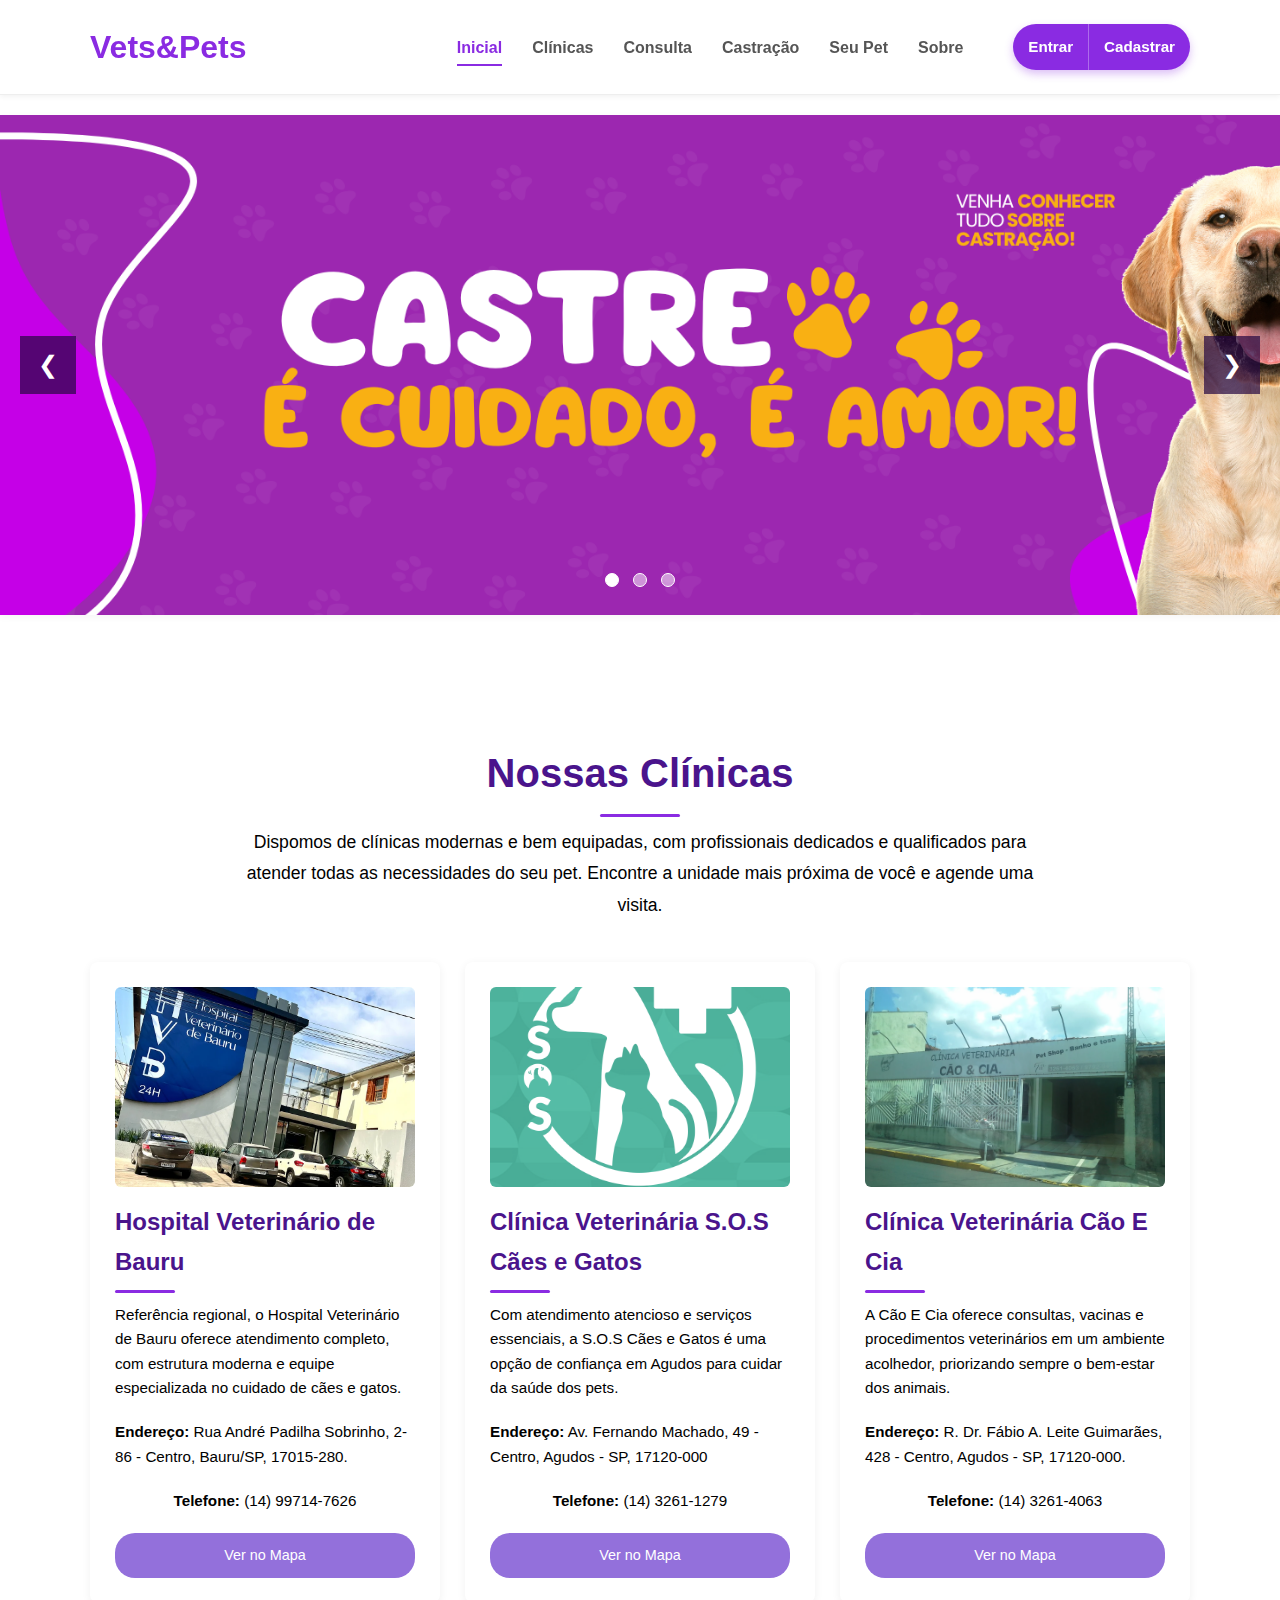
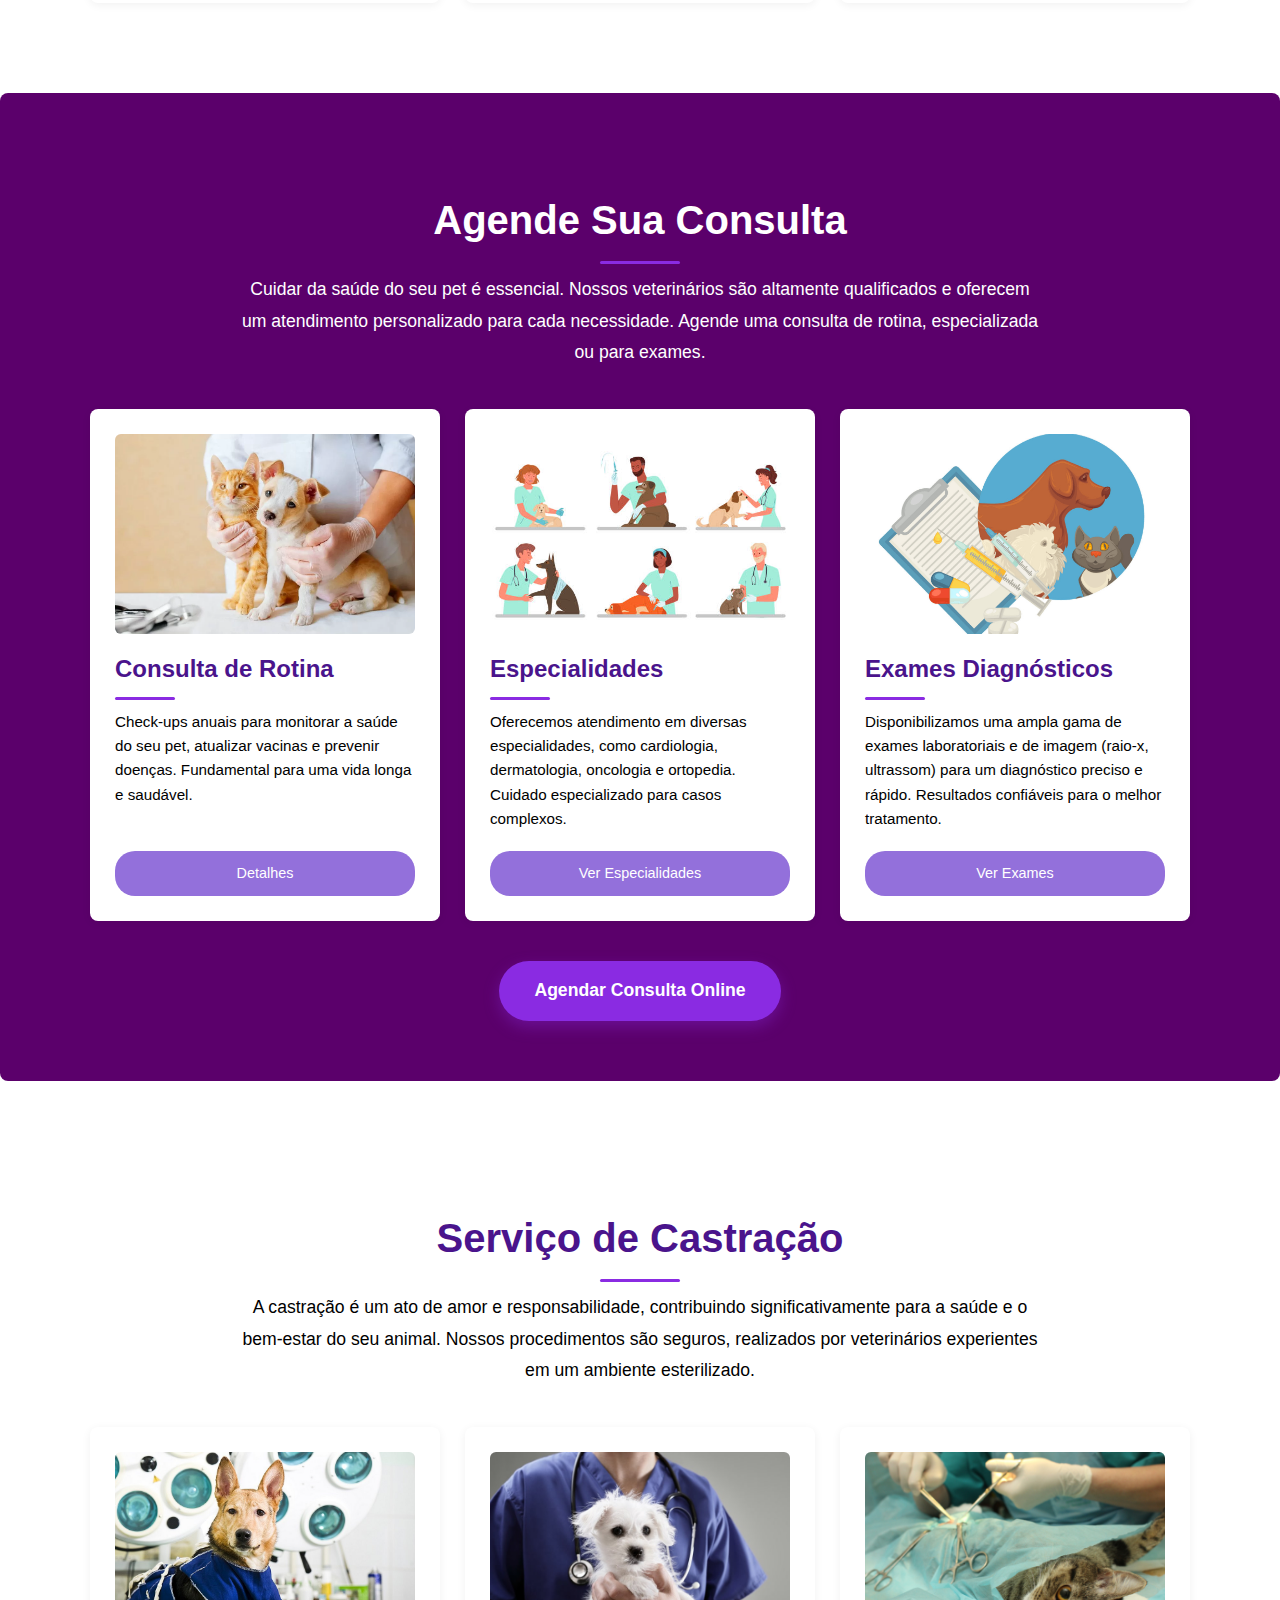
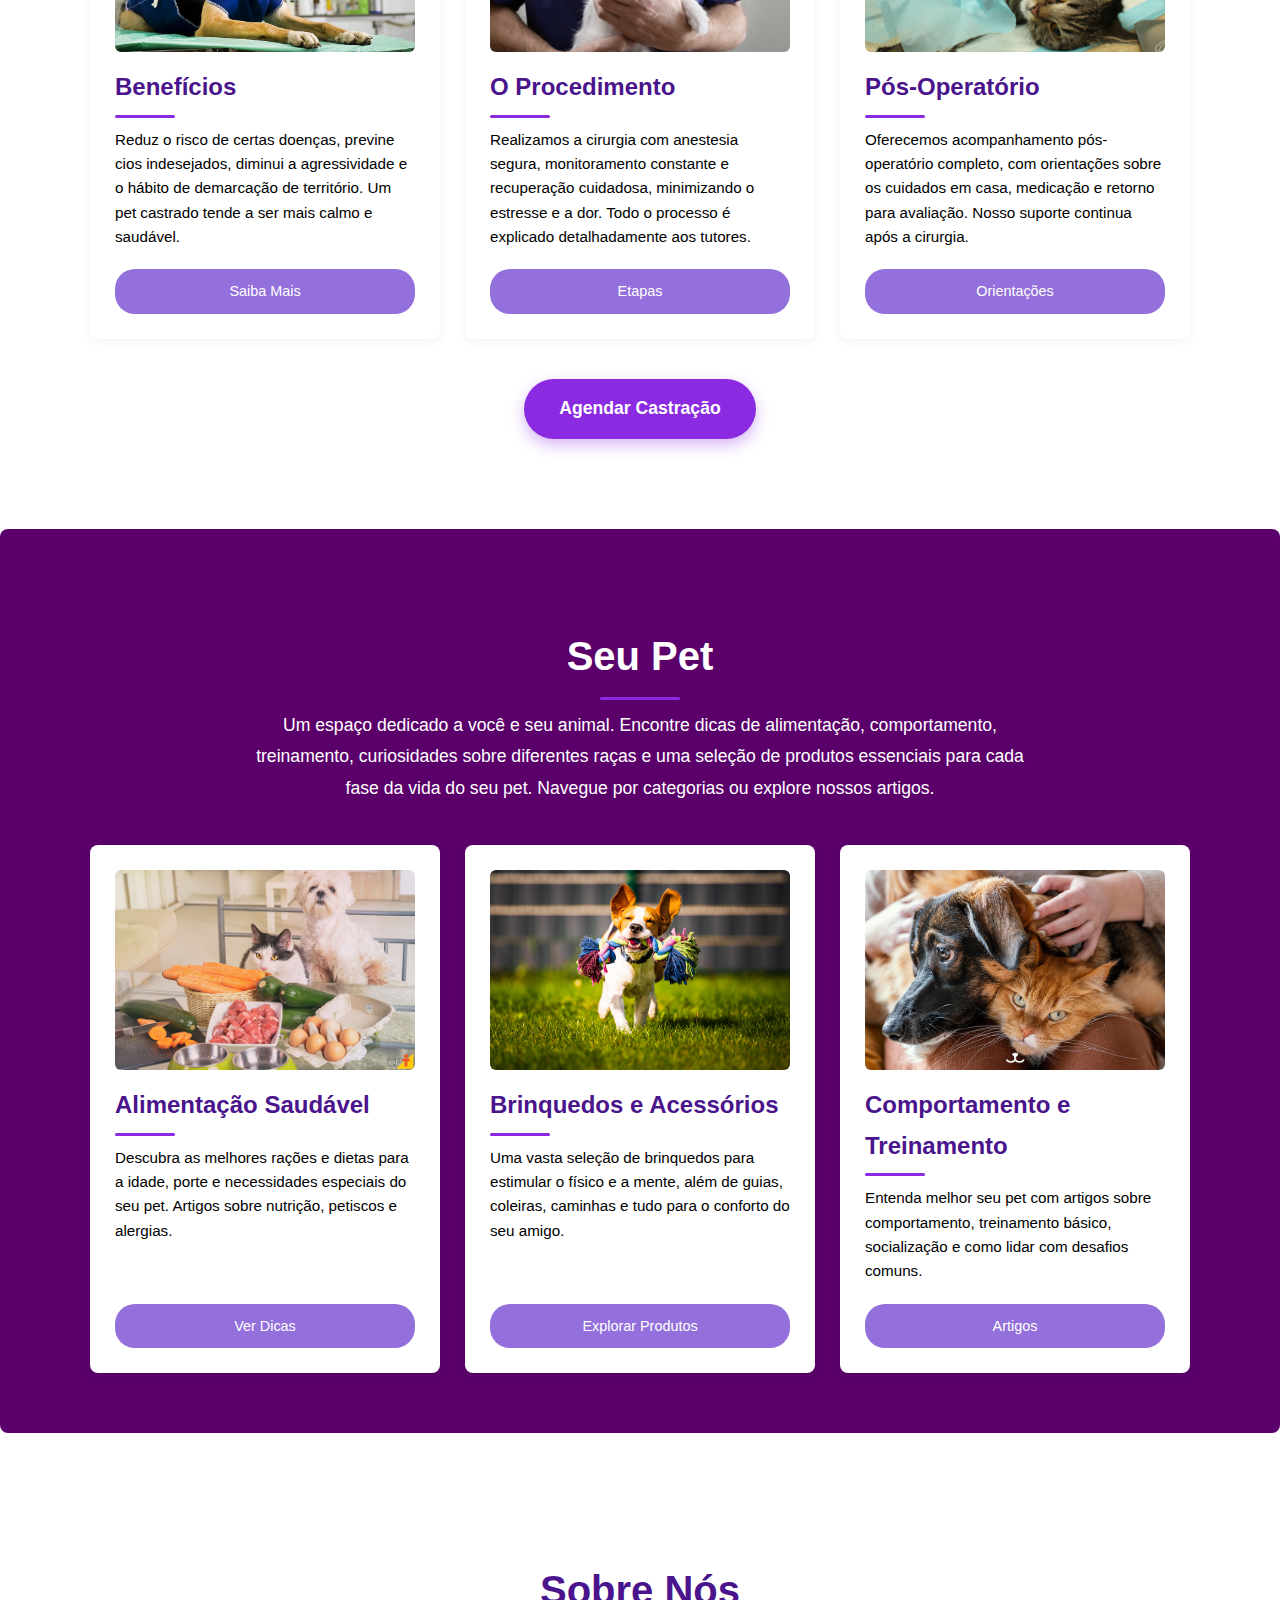
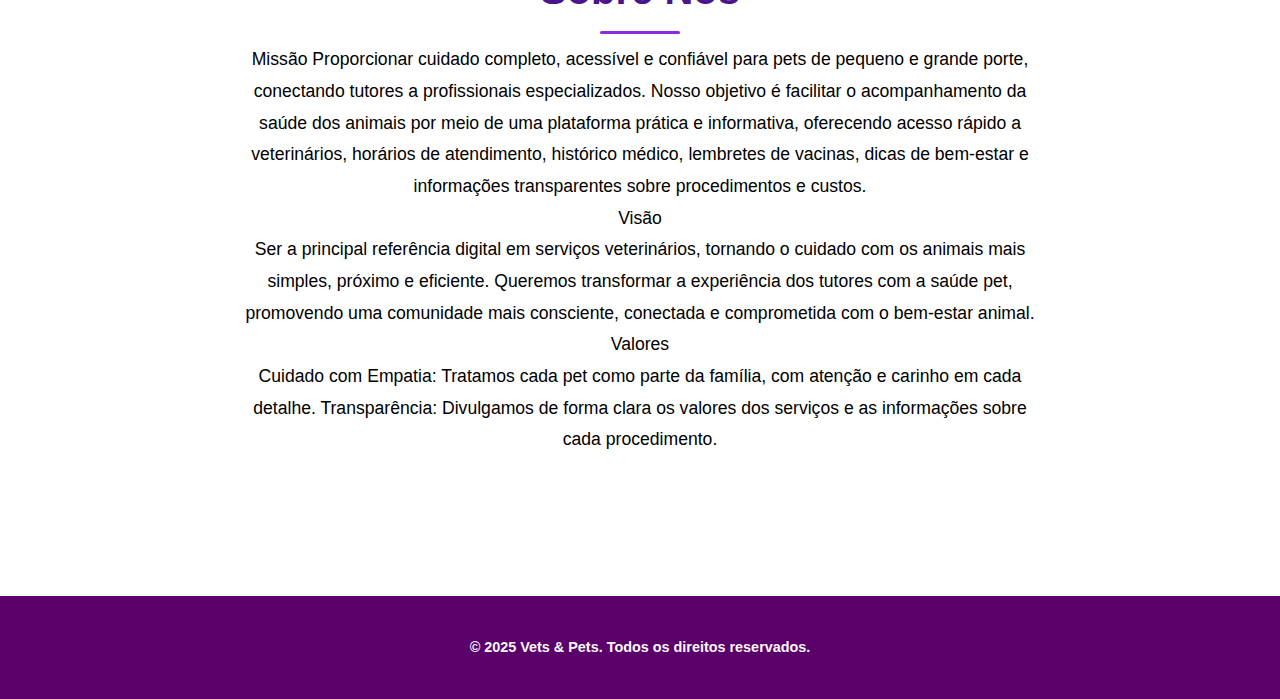
<file: index.html>
<!DOCTYPE html>
<html lang="pt-BR">
<head>
    <meta charset="UTF-8">
    <meta name="viewport" content="width=device-width, initial-scale=1.0">
    <title>Vets&Pets</title>
    <link rel="stylesheet" href="css/style.css">
</head>
<body>

    <header>
        <div class="container">
            <div class="logo">
            <h1 class="site-title">Vets&Pets</h1>
            </div>
            <nav>
                <ul>
                    <li><a href="#inicial" class="nav-link active">Inicial</a></li>
                    <li><a href="#NClinicas" class="nav-link">Clínicas</a></li>
                    <li><a href="#consulta" class="nav-link">Consulta</a></li>
                    <li><a href="#castracao" class="nav-link">Castração</a></li>
                    <li><a href="#seu-pet" class="nav-link">Seu Pet</a></li>
                    <li><a href="#sobre" class="nav-link">Sobre</a></li>
                </ul>
            </nav>
            <div class="btn-group">
                <a href="URL_DA_SUA_PAGINA_DE_LOGIN" class="btn-login-link">Entrar</a>
                <a href="URL_DA_SUA_PAGINA_DE_CADASTRO" class="btn-register-link">Cadastrar</a>
            </div>
        </div>
    </header>
    
    <main>
        <section id="inicial" class="carousel-section">
            <div class="carousel-container">
                <div class="carousel-slide" style="background-image: url('imagens/carrossel1.png');">
                 
                </div>
                <div class="carousel-slide" style="background-image: url('imagens/carrosel2.png');">
                    
                </div>
                <div class="carousel-slide" style="background-image: url('imagens/carrossel3.png');">
                    
                </div>
            </div>
            <button class="carousel-nav prev">&#10094;</button>
            <button class="carousel-nav next">&#10095;</button>
            <div class="carousel-dots">
                <span class="dot active"></span>
                <span class="dot"></span>
                <span class="dot"></span>
            </div>
        </section>

      <section id="clinicas" class="content-section">
    <div class="container">
        <h2 id="NClinicas">Nossas Clínicas</h2>
        <p style="color: black;">
            Dispomos de clínicas modernas e bem equipadas, com profissionais dedicados e qualificados para atender todas as necessidades do seu pet.
            Encontre a unidade mais próxima de você e agende uma visita.
        </p>
        
        <div class="info-grid">

            <!-- Hospital Veterinário de Bauru -->
            <div class="grid-item">
                <img src="imagens/clinica2.png" alt="Clínica Centro">
                <h3>Hospital Veterinário de Bauru</h3>
                <p style="color: black;">
                    Referência regional, o Hospital Veterinário de Bauru oferece atendimento completo, com estrutura moderna e equipe especializada no cuidado de cães e gatos.
                </p>
                <p style="color: black;"><strong>Endereço:</strong> Rua André Padilha Sobrinho, 2-86 - Centro, Bauru/SP, 17015-280.</p>
                <p style="color: black;"><strong>Telefone:</strong> (14) 99714-7626</p>
                <a href="https://www.google.com/maps?q=Rua+André+Padilha+Sobrinho,+2-86,+Bauru,+SP" 
                   target="_blank" class="btn-small">Ver no Mapa</a>
            </div>

            <!-- Clínica Veterinária S.O.S Cães e Gatos -->
            <div class="grid-item">
                <img src="imagens/clinica3.png" alt="Clínica Zona Norte">
                <h3>Clínica Veterinária S.O.S Cães e Gatos</h3>
                <p style="color: black;">
                    Com atendimento atencioso e serviços essenciais, a S.O.S Cães e Gatos é uma opção de confiança em Agudos para cuidar da saúde dos pets.
                </p>
                <p style="color: black;"><strong>Endereço:</strong> Av. Fernando Machado, 49 - Centro, Agudos - SP, 17120-000</p>
                <p style="color: black;"><strong>Telefone:</strong> (14) 3261-1279</p>
                <a href="https://www.google.com/maps?q=Av.+Fernando+Machado,+49,+Agudos,+SP" 
                   target="_blank" class="btn-small">Ver no Mapa</a>
            </div>

            <!-- Clínica Veterinária Cão e Cia -->
            <div class="grid-item">
                <img src="imagens/clinica1.png" alt="Clínica Zona Sul">
                <h3>Clínica Veterinária Cão E Cia</h3>
                <p style="color: black;">
                    A Cão E Cia oferece consultas, vacinas e procedimentos veterinários em um ambiente acolhedor, priorizando sempre o bem-estar dos animais.
                </p>
                <p style="color: black;"><strong>Endereço:</strong> R. Dr. Fábio A. Leite Guimarães, 428 - Centro, Agudos - SP, 17120-000.</p>
                <p style="color: black;"><strong>Telefone:</strong> (14) 3261-4063</p>
                <a href="https://www.google.com/maps?q=R.+Dr.+Fábio+A.+Leite+Guimarães,+428,+Agudos,+SP" 
                   target="_blank" class="btn-small">Ver no Mapa</a>
            </div>

        </div>
    </div>
</section>



        <section id="consulta" class="content-section roxo">
            <div class="container">
                <h2 style="color: white;">Agende Sua Consulta</h2>
                <p style="color: white;">Cuidar da saúde do seu pet é essencial. Nossos veterinários são altamente qualificados e oferecem um atendimento personalizado para cada necessidade. Agende uma consulta de rotina, especializada ou para exames.</p>
                <div class="info-grid">
                    <div class="grid-item">
                        <img src="imagens/caesegatos.png" alt="Consulta de Rotina">
                        <h3>Consulta de Rotina</h3>
                        <p>Check-ups anuais para monitorar a saúde do seu pet, atualizar vacinas e prevenir doenças. Fundamental para uma vida longa e saudável.</p>
                        <a href="consulta.html" class="btn-small">Detalhes</a>
                    </div>
                    <div class="grid-item">
                        <img src="imagens/especialidade.png" alt="Especialidades Veterinárias">
                        <h3>Especialidades</h3>
                        <p>Oferecemos atendimento em diversas especialidades, como cardiologia, dermatologia, oncologia e ortopedia. Cuidado especializado para casos complexos.</p>
                        <a href="especialidade.html" class="btn-small">Ver Especialidades</a>
                    </div>
                    <div class="grid-item">
                        <img src="imagens/exames.png" alt="Exames Diagnósticos">
                        <h3>Exames Diagnósticos</h3>
                        <p>Disponibilizamos uma ampla gama de exames laboratoriais e de imagem (raio-x, ultrassom) para um diagnóstico preciso e rápido. Resultados confiáveis para o melhor tratamento.</p>
                        <a href="exames.html" class="btn-small">Ver Exames</a>
                    </div>
                </div>
                <a href="#" class="btn" style="margin-top: 40px;">Agendar Consulta Online</a>
            </div>
        </section>
   

        <section id="castracao" class="content-section">
            <div class="container">
                <h2>Serviço de Castração</h2>
                <p style="color: black;">A castração é um ato de amor e responsabilidade, contribuindo significativamente para a saúde e o bem-estar do seu animal. Nossos procedimentos são seguros, realizados por veterinários experientes em um ambiente esterilizado.</p>
                <div class="info-grid">
                    <div class="grid-item">
                        <img src="imagens/cast1.png" alt="Benefícios da Castração">
                        <h3>Benefícios</h3>
                        <p style="color: black;">Reduz o risco de certas doenças, previne cios indesejados, diminui a agressividade e o hábito de demarcação de território. Um pet castrado tende a ser mais calmo e saudável.</p>
                        <a href="benificios.html" class="btn-small">Saiba Mais</a>
                    </div>
                    <div class="grid-item">
                        <img src="imagens/cast2.png" alt="O Procedimento">
                        <h3>O Procedimento</h3>
                        <p style="color: black;">Realizamos a cirurgia com anestesia segura, monitoramento constante e recuperação cuidadosa, minimizando o estresse e a dor. Todo o processo é explicado detalhadamente aos tutores.</p>
                        <a href="procedimento.html" class="btn-small">Etapas</a>
                    </div>
                    <div class="grid-item">
                        <img src="imagens/cast3.png" alt="Pós-Operatório">
                        <h3>Pós-Operatório</h3>
                        <p style="color: black;">Oferecemos acompanhamento pós-operatório completo, com orientações sobre os cuidados em casa, medicação e retorno para avaliação. Nosso suporte continua após a cirurgia.</p>
                        <a href="operatorio.html" class="btn-small">Orientações</a>
                    </div>
                </div>
                <a href="castracao.html" class="btn" style="margin-top: 40px;">Agendar Castração </a>
            </div>
        </section>

        <section id="seu-pet" class="content-section roxo">
            <div class="container">
                <h2 style="color: white;">Seu Pet</h2>
                <p style="color: white;">Um espaço dedicado a você e seu animal. Encontre dicas de alimentação, comportamento, treinamento, curiosidades sobre diferentes raças e uma seleção de produtos essenciais para cada fase da vida do seu pet. Navegue por categorias ou explore nossos artigos.</p>
                <div class="info-grid">
                    <div class="grid-item">
                        <img src="imagens/alimen1.png" alt="Alimentação Saudável">
                        <h3>Alimentação Saudável</h3>
                        <p>Descubra as melhores rações e dietas para a idade, porte e necessidades especiais do seu pet. Artigos sobre nutrição, petiscos e alergias.</p>
                        <a href="alimentação.html" class="btn-small">Ver Dicas</a>
                    </div>
                    <div class="grid-item">
                        <img src="imagens/alimen2.png" alt="Brinquedos e Acessórios">
                        <h3>Brinquedos e Acessórios</h3>
                        <p>Uma vasta seleção de brinquedos para estimular o físico e a mente, além de guias, coleiras, caminhas e tudo para o conforto do seu amigo.</p>
                        <a href="brinquedos.html" class="btn-small">Explorar Produtos</a>
                    </div>
                    <div class="grid-item">
                        <img src="imagens/alimen3.png" alt="Comportamento e Treinamento">
                        <h3>Comportamento e Treinamento</h3>
                        <p>Entenda melhor seu pet com artigos sobre comportamento, treinamento básico, socialização e como lidar com desafios comuns.</p>
                        <a href="comportamento.html" class="btn-small">Artigos</a>
                    </div>
                </div>
            </div>
        </section>

        <section id="sobre" class="content-section">
            <div class="container">
                <h2>Sobre Nós</h2>
                <p style="color: black;">Missão
                    Proporcionar cuidado completo, acessível e confiável para pets de pequeno e grande porte, conectando tutores
                    a profissionais especializados. Nosso objetivo é facilitar o acompanhamento da saúde dos animais por meio
                    de uma plataforma prática e informativa, oferecendo acesso rápido a veterinários, horários de atendimento,
                    histórico médico, lembretes de vacinas, dicas de bem-estar e informações transparentes sobre procedimentos
                    e custos.<br>
                    Visão<br>
                    Ser a principal referência digital em serviços veterinários, tornando o cuidado com os animais mais simples,
                    próximo e eficiente. Queremos transformar a experiência dos tutores com a saúde pet, promovendo uma
                    comunidade mais consciente, conectada e comprometida com o bem-estar animal.<br>
                    Valores<br>
                    Cuidado com Empatia: Tratamos cada pet como parte da família, com atenção e carinho em cada detalhe.
                    Transparência: Divulgamos de forma clara os valores dos serviços e as informações sobre cada procedimento.</p></div>
        </section>
    </main>

    <footer>
        <div class="container">
            <strong><p>&copy; 2025 Vets & Pets. Todos os direitos reservados.</p></strong>
        </div>
    </footer>

    <script>
        document.addEventListener('DOMContentLoaded', () => {
            // Lógica para o Carrossel
            const carouselContainer = document.querySelector('.carousel-container');
            const slides = document.querySelectorAll('.carousel-slide');
            const prevBtn = document.querySelector('.carousel-nav.prev');
            const nextBtn = document.querySelector('.carousel-nav.next');
            const dotsContainer = document.querySelector('.carousel-dots');
            const dots = document.querySelectorAll('.dot');
            let currentIndex = 0;
            let autoPlayInterval;

            const updateCarousel = () => {
                const offset = -currentIndex * 100;
                carouselContainer.style.transform = `translateX(${offset}%)`;

                // Atualizar pontos
                dots.forEach((dot, index) => {
                    dot.classList.toggle('active', index === currentIndex);
                });
            };

            const goToSlide = (index) => {
                currentIndex = index;
                if (currentIndex >= slides.length) {
                    currentIndex = 0;
                } else if (currentIndex < 0) {
                    currentIndex = slides.length - 1;
                }
                updateCarousel();
            };

            const nextSlide = () => {
                goToSlide(currentIndex + 1);
            };

            const prevSlide = () => {
                goToSlide(currentIndex - 1);
            };

            // Event Listeners para botões
            nextBtn.addEventListener('click', nextSlide);
            prevBtn.addEventListener('click', prevSlide);

            // Event Listeners para os pontos
            dots.forEach((dot, index) => {
                dot.addEventListener('click', () => goToSlide(index));
            });

            // Auto-play (opcional)
            const startAutoPlay = () => {
                autoPlayInterval = setInterval(nextSlide, 5000); // Mudar a cada 5 segundos
            };

            const stopAutoPlay = () => {
                clearInterval(autoPlayInterval);
            };

            // Pausar auto-play no hover
            carouselContainer.addEventListener('mouseenter', stopAutoPlay);
            carouselContainer.addEventListener('mouseleave', startAutoPlay);

            // Inicializar carrossel
            updateCarousel();
            startAutoPlay(); // Inicia o auto-play

            // Lógica para Destacar Link Ativo e Rolagem Suave
            const navLinks = document.querySelectorAll('nav ul li a.nav-link');
            const sections = document.querySelectorAll('main section');
            const headerHeight = document.querySelector('header').offsetHeight; // Altura do cabeçalho fixo

            const removeActiveClass = () => {
                navLinks.forEach(link => {
                    link.classList.remove('active');
                });
            };

            const addActiveClass = (id) => {
                const activeLink = document.querySelector(`nav ul li a[href="#${id}"]`);
                if (activeLink) {
                    removeActiveClass();
                    activeLink.classList.add('active');
                }
            };

            // Rolagem suave ao clicar nos links de navegação
            navLinks.forEach(anchor => {
                anchor.addEventListener('click', function (e) {
                    e.preventDefault();

                    const targetId = this.getAttribute('href').substring(1);
                    const targetSection = document.getElementById(targetId);

                    if (targetSection) {
                        window.scrollTo({
                            top: targetSection.offsetTop - (headerHeight + 20), // Ajuste para o cabeçalho fixo + um pequeno espaçamento
                            behavior: 'smooth'
                        });
                        // Não adiciona active aqui, deixa o IntersectionObserver fazer isso para evitar conflitos
                        // addActiveClass(targetId);
                    }
                });
            });

            // Observador para destacar link ativo ao rolar a página
            const observerOptions = {
                root: null,
                rootMargin: `-${headerHeight + 1}px 0px 0px 0px`, // Margem negativa para disparar quando a seção atinge o topo abaixo do header
                threshold: 0.3 // Destaca quando 30% da seção está visível abaixo do header
            };

            const sectionObserver = new IntersectionObserver((entries) => {
                entries.forEach(entry => {
                    if (entry.isIntersecting) {
                        addActiveClass(entry.target.id);
                    }
                });
            }, observerOptions);

            sections.forEach(section => {
                sectionObserver.observe(section);
            });

            // Adicionar 'active' na inicialização se já estiver nela
            const initialSection = document.getElementById('inicial');
            if (initialSection && initialSection.getBoundingClientRect().top < window.innerHeight) {
                addActiveClass('inicial');
            }
        });
    </script>
</body>
</html>
</file>
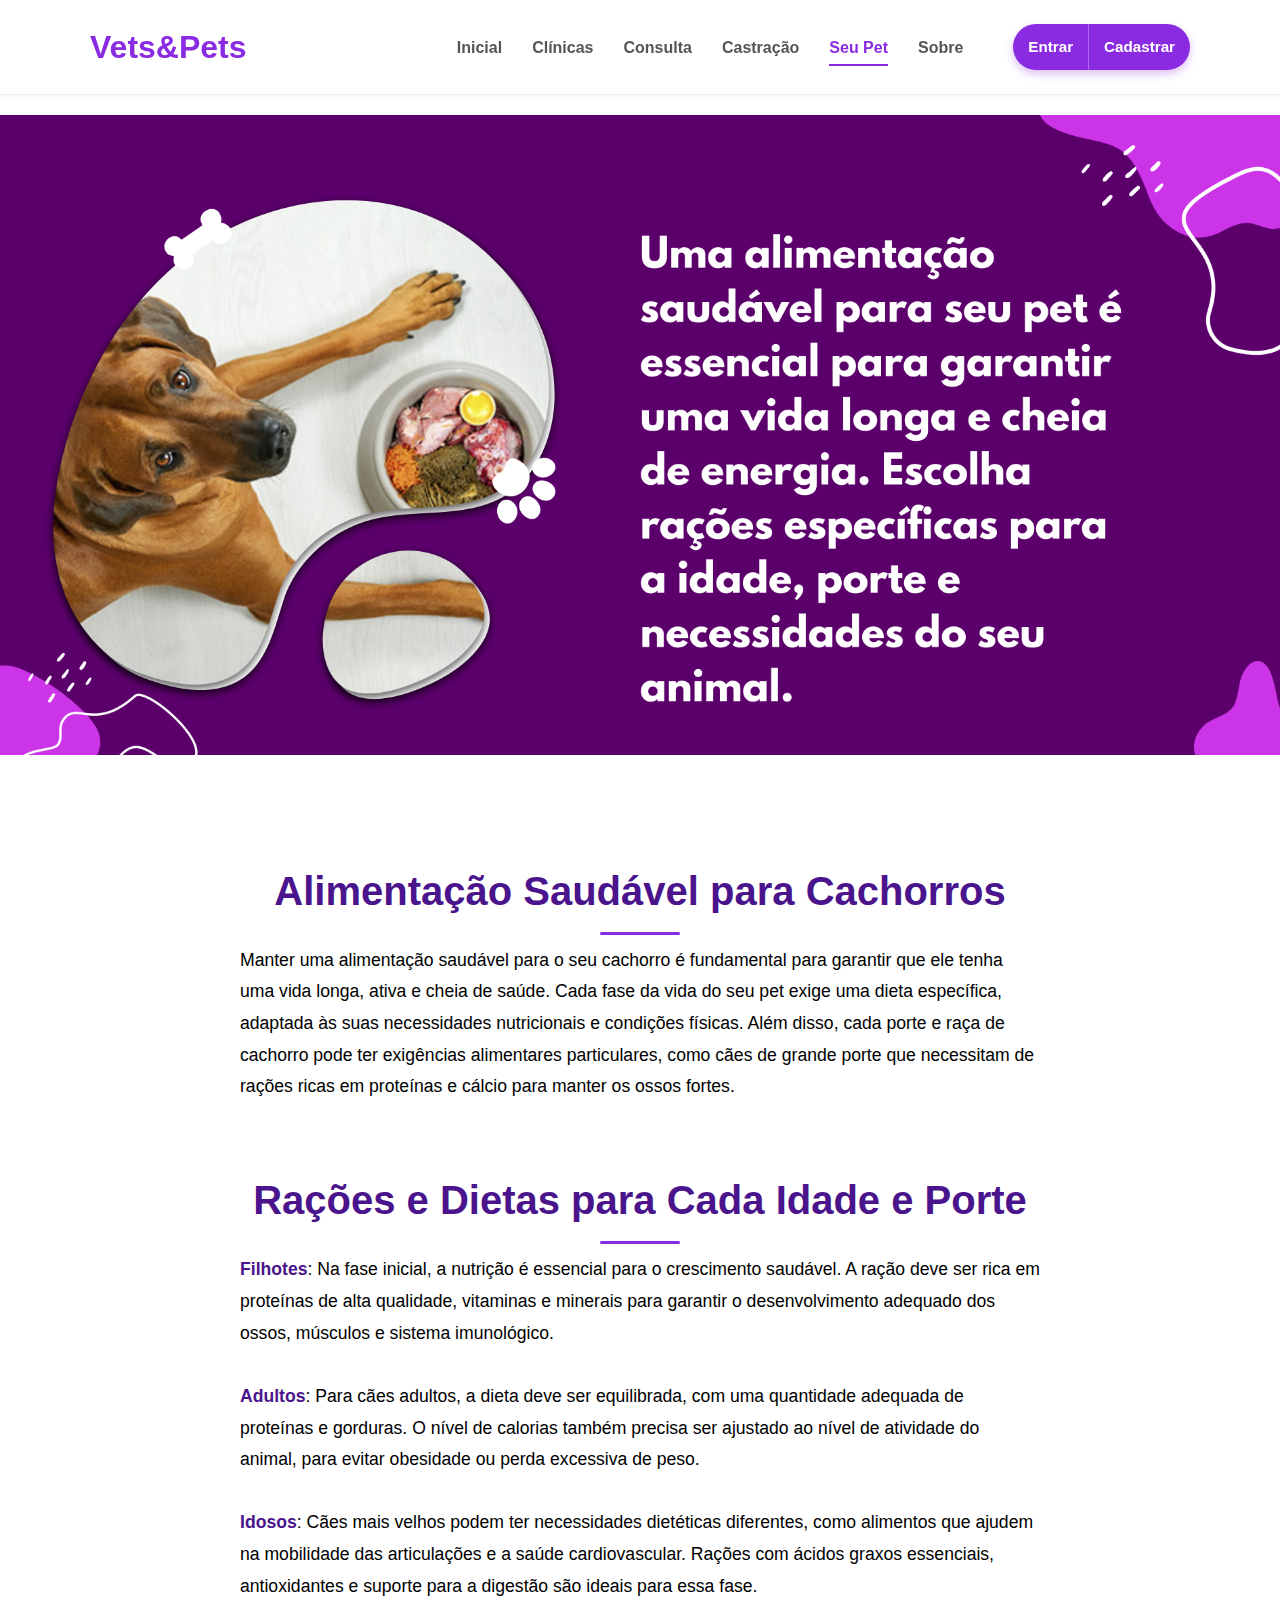
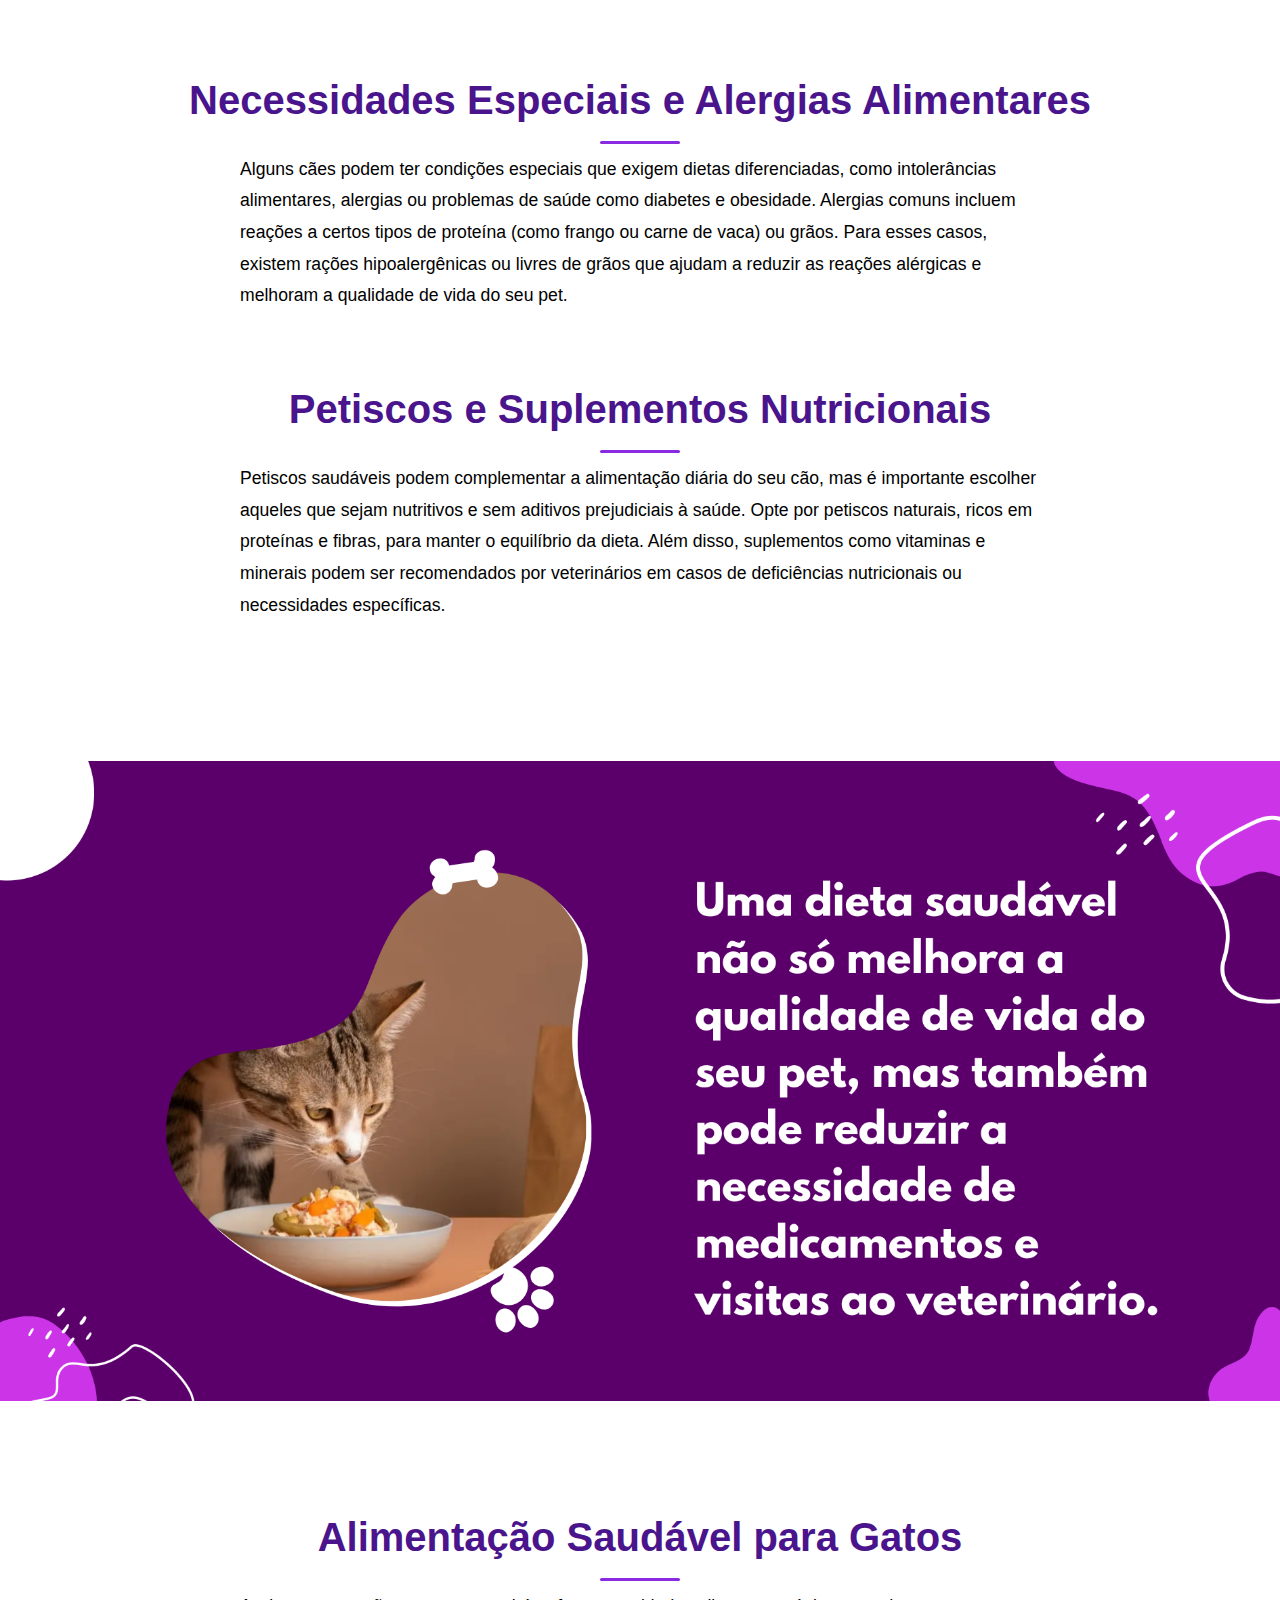
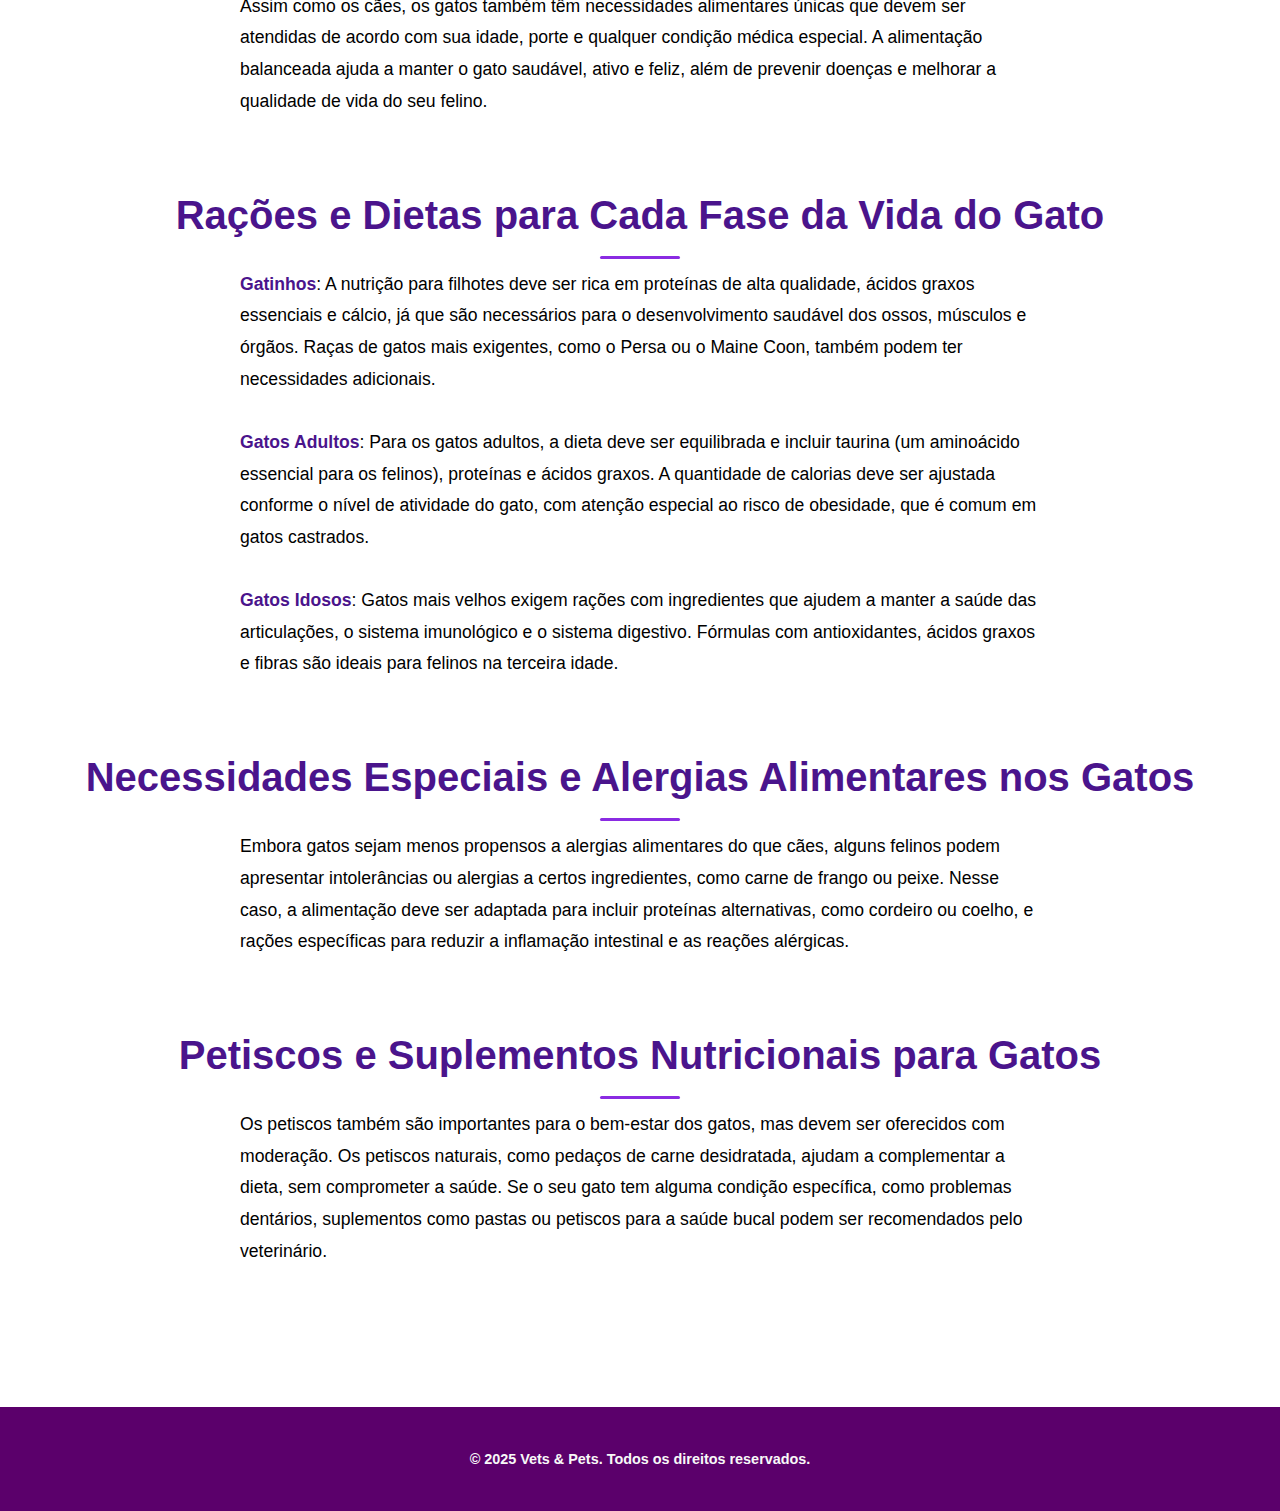
<file: alimentação.html>
<!DOCTYPE html>
<html lang="pt-BR">
<head>
    <meta charset="UTF-8">
    <meta name="viewport" content="width=device-width, initial-scale=1.0">
    <title>Vets&Pets</title>
    <link rel="stylesheet" href="css/style.css">
</head>
<body>

   <header>
    <div class="container">
        <div class="logo">
            <h1 class="site-title">Vets&Pets</h1>
        </div>

        <nav>
            <ul>
                <li><a href="index.html#inicial">Inicial</a></li>
                <li><a href="index.html#NClinicas">Clínicas</a></li>
                <li><a href="index.html#consulta">Consulta</a></li>
                <li><a href="index.html#castracao">Castração</a></li>
                <li><a href="index.html#seu-pet" class="nav-link active">Seu Pet</a></li>
                <li><a href="index.html#sobre">Sobre</a></li>
            </ul>
        </nav>

        <div class="btn-group">
            <a href="URL_DA_SUA_PAGINA_DE_LOGIN" class="btn-login-link">Entrar</a>
            <a href="URL_DA_SUA_PAGINA_DE_CADASTRO" class="btn-register-link">Cadastrar</a>
        </div>
    </div>
</header>


    <center>
        <img src="imagens/alimentacaocachorro.png" style="margin-top: 20px; width: 100%; height: auto;">
    </center>    

    <section id="consulta">
        <div class="content-section">
            <h2>Alimentação Saudável para Cachorros</h2>
            <p style="text-align: left;color: black;">
                Manter uma alimentação saudável para o seu cachorro é fundamental para garantir que ele tenha uma vida longa, ativa e cheia de saúde. Cada fase da vida do seu pet exige uma dieta específica, adaptada às suas necessidades nutricionais e condições físicas. Além disso, cada porte e raça de cachorro pode ter exigências alimentares particulares, como cães de grande porte que necessitam de rações ricas em proteínas e cálcio para manter os ossos fortes.
            </p>

            <h2>Rações e Dietas para Cada Idade e Porte</h2>
            <p style="text-align: left; color: black;">
                <strong><span style="color: #4a148c;">Filhotes</span></strong>: Na fase inicial, a nutrição é essencial para o crescimento saudável. A ração deve ser rica em proteínas de alta qualidade, vitaminas e minerais para garantir o desenvolvimento adequado dos ossos, músculos e sistema imunológico.<br><br>
                <strong><span style="color: #4a148c;">Adultos</span></strong>: Para cães adultos, a dieta deve ser equilibrada, com uma quantidade adequada de proteínas e gorduras. O nível de calorias também precisa ser ajustado ao nível de atividade do animal, para evitar obesidade ou perda excessiva de peso.<br><br>
                <strong><span style="color: #4a148c;">Idosos</span></strong>: Cães mais velhos podem ter necessidades dietéticas diferentes, como alimentos que ajudem na mobilidade das articulações e a saúde cardiovascular. Rações com ácidos graxos essenciais, antioxidantes e suporte para a digestão são ideais para essa fase.
            </p>

            <h2>Necessidades Especiais e Alergias Alimentares</h2>
            <p style="text-align: left; color: black;">
                Alguns cães podem ter condições especiais que exigem dietas diferenciadas, como intolerâncias alimentares, alergias ou problemas de saúde como diabetes e obesidade. Alergias comuns incluem reações a certos tipos de proteína (como frango ou carne de vaca) ou grãos. Para esses casos, existem rações hipoalergênicas ou livres de grãos que ajudam a reduzir as reações alérgicas e melhoram a qualidade de vida do seu pet.
            </p>

            <h2>Petiscos e Suplementos Nutricionais</h2>
            <p style="text-align: left; color: black;">
                Petiscos saudáveis podem complementar a alimentação diária do seu cão, mas é importante escolher aqueles que sejam nutritivos e sem aditivos prejudiciais à saúde. Opte por petiscos naturais, ricos em proteínas e fibras, para manter o equilíbrio da dieta. Além disso, suplementos como vitaminas e minerais podem ser recomendados por veterinários em casos de deficiências nutricionais ou necessidades específicas.
            </p>

        </div>
    </section>

    <img src="imagens/alimentacaogato.png" style="width: 100%; height: auto; margin-top: 20px;">

    <section id="consulta">
        <div class="content-section">
            <h2>Alimentação Saudável para Gatos</h2>
            <p style="text-align: left; color: black;">
                Assim como os cães, os gatos também têm necessidades alimentares únicas que devem ser atendidas de acordo com sua idade, porte e qualquer condição médica especial. A alimentação balanceada ajuda a manter o gato saudável, ativo e feliz, além de prevenir doenças e melhorar a qualidade de vida do seu felino.
            </p>

            <h2>Rações e Dietas para Cada Fase da Vida do Gato</h2>
            <p style="text-align: left; color: black;">
                <strong><span style="color: #4a148c;">Gatinhos</span></strong>: A nutrição para filhotes deve ser rica em proteínas de alta qualidade, ácidos graxos essenciais e cálcio, já que são necessários para o desenvolvimento saudável dos ossos, músculos e órgãos. Raças de gatos mais exigentes, como o Persa ou o Maine Coon, também podem ter necessidades adicionais.<br><br>
                <strong><span style="color: #4a148c;">Gatos Adultos</span></strong>: Para os gatos adultos, a dieta deve ser equilibrada e incluir taurina (um aminoácido essencial para os felinos), proteínas e ácidos graxos. A quantidade de calorias deve ser ajustada conforme o nível de atividade do gato, com atenção especial ao risco de obesidade, que é comum em gatos castrados.<br><br>
                <strong><span style="color: #4a148c;">Gatos Idosos</span></strong>: Gatos mais velhos exigem rações com ingredientes que ajudem a manter a saúde das articulações, o sistema imunológico e o sistema digestivo. Fórmulas com antioxidantes, ácidos graxos e fibras são ideais para felinos na terceira idade.
            </p>

            <h2>Necessidades Especiais e Alergias Alimentares nos Gatos</h2>
            <p style="text-align: left; color: black;">
                Embora gatos sejam menos propensos a alergias alimentares do que cães, alguns felinos podem apresentar intolerâncias ou alergias a certos ingredientes, como carne de frango ou peixe. Nesse caso, a alimentação deve ser adaptada para incluir proteínas alternativas, como cordeiro ou coelho, e rações específicas para reduzir a inflamação intestinal e as reações alérgicas.
            </p>

            <h2>Petiscos e Suplementos Nutricionais para Gatos</h2>
            <p style="text-align: left; color: black;">
                Os petiscos também são importantes para o bem-estar dos gatos, mas devem ser oferecidos com moderação. Os petiscos naturais, como pedaços de carne desidratada, ajudam a complementar a dieta, sem comprometer a saúde. Se o seu gato tem alguma condição específica, como problemas dentários, suplementos como pastas ou petiscos para a saúde bucal podem ser recomendados pelo veterinário.
            </p>

        </div>
    </section>

      <footer>
        <div class="container">
            <strong><p>&copy; 2025 Vets & Pets. Todos os direitos reservados.</p></strong>
        </div>
    </footer>

</body>
</html>
</file>
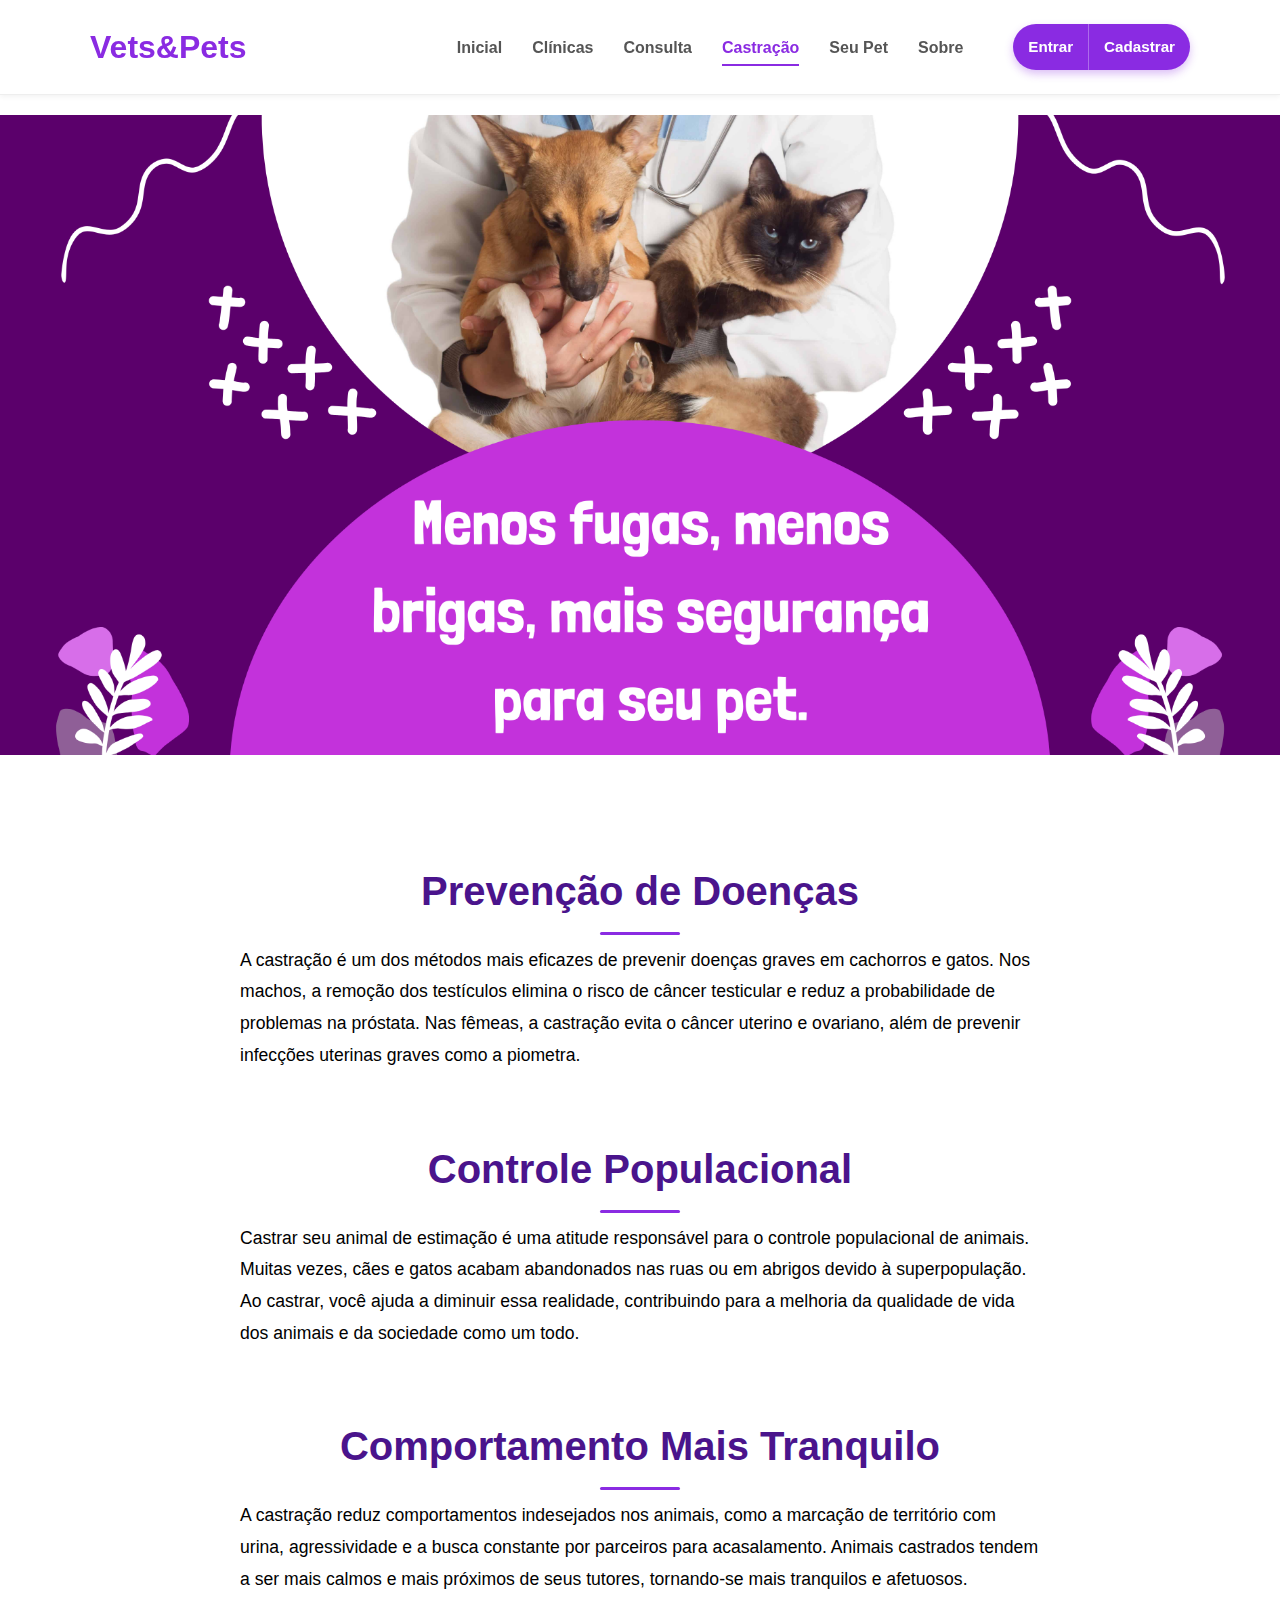
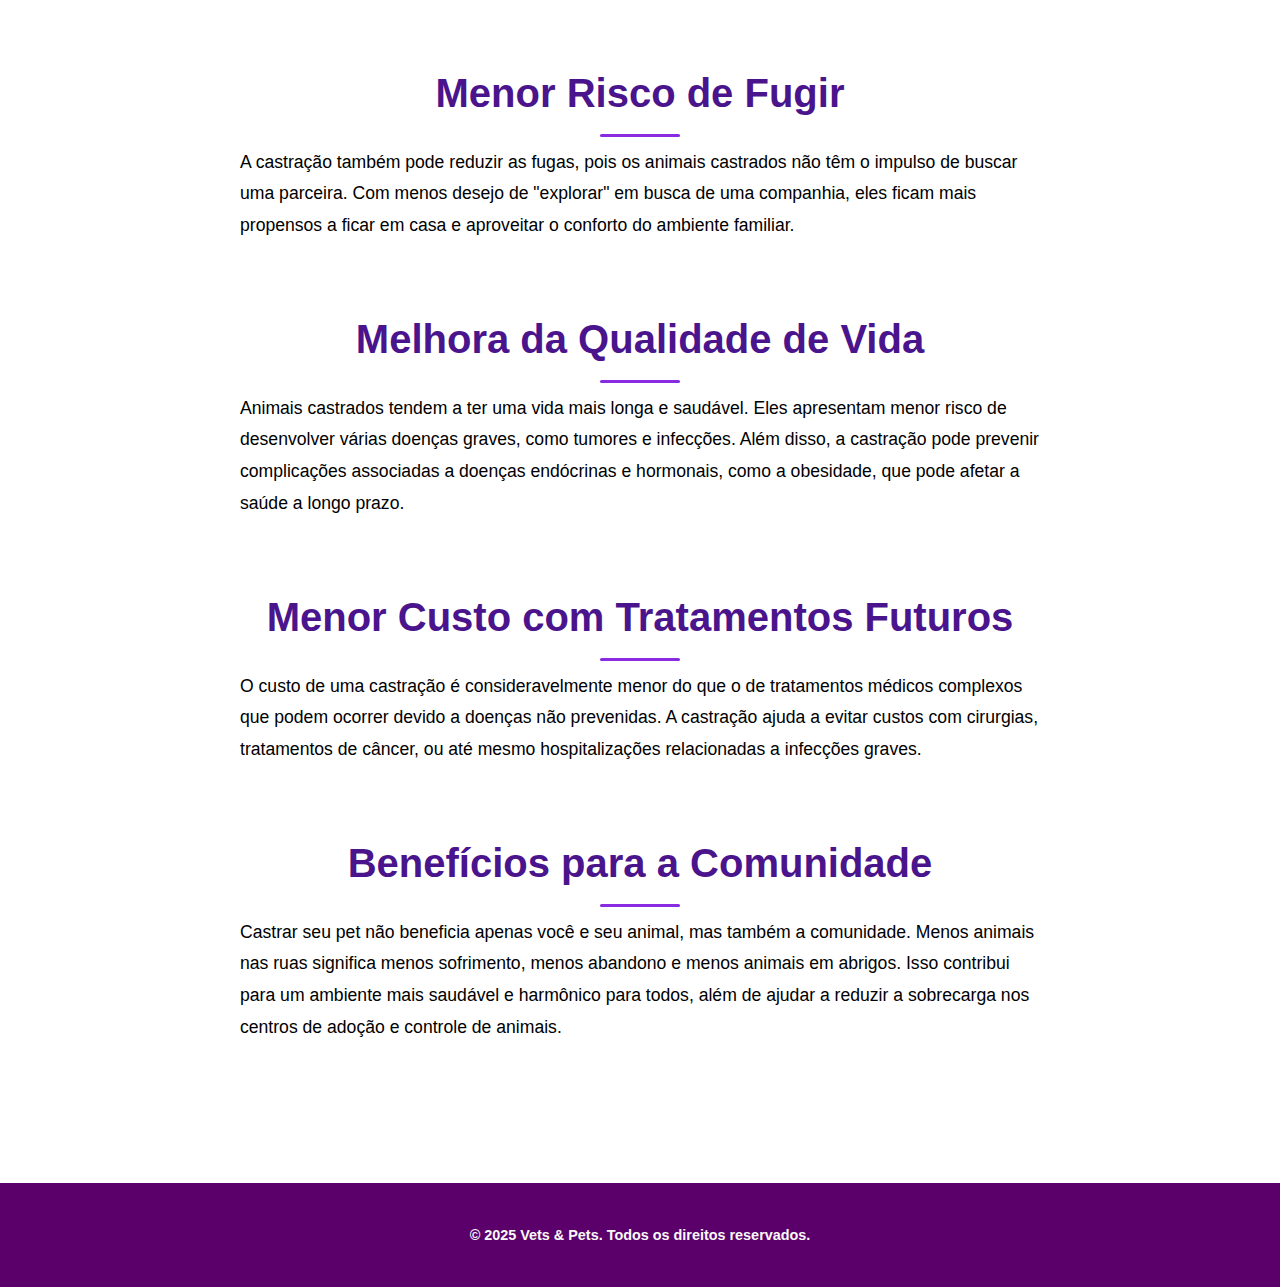
<file: benificios.html>
<!DOCTYPE html>
<html lang="pt-BR">
<head>
    <meta charset="UTF-8">
    <meta name="viewport" content="width=device-width, initial-scale=1.0">
    <title>Vets&Pets</title>
    <link rel="stylesheet" href="css/style.css">
</head>
<body>

   <header>
        <div class="container">
            <div class="logo">
                <h1 class="site-title">Vets&Pets</h1>
            </div>

            <nav>
                <ul>
                    <li><a href="index.html#inicial">Inicial</a></li>
                    <li><a href="index.html#NClinicas">Clínicas</a></li>
                    <li><a href="index.html#consulta">Consulta</a></li>
                    <li><a href="castracao.html#castracao" class="nav-link active">Castração</a></li>
                    <li><a href="index.html#seu-pet">Seu Pet</a></li>
                    <li><a href="index.html#sobre">Sobre</a></li>
                </ul>
            </nav>

            <div class="btn-group">
                <a href="URL_DA_SUA_PAGINA_DE_LOGIN" class="btn-login-link">Entrar</a>
                <a href="URL_DA_SUA_PAGINA_DE_CADASTRO" class="btn-register-link">Cadastrar</a>
            </div>
        </div>
    </header>

    <center>
        <img src="imagens/castraçaogatoecachorro.png" style="margin-top: 20px; width: 100%; height: auto;">
    </center>    

    <section id="castracao">
        <div class="content-section">
            
            <h2 style="color: #4a148c;">Prevenção de Doenças</h2>
            <p style="text-align: left; color: black;">
                A castração é um dos métodos mais eficazes de prevenir doenças graves em cachorros e gatos. Nos machos, a remoção dos testículos elimina o risco de câncer testicular e reduz a probabilidade de problemas na próstata. Nas fêmeas, a castração evita o câncer uterino e ovariano, além de prevenir infecções uterinas graves como a piometra. 
            </p>

            <h2 style="color: #4a148c;">Controle Populacional</h2>
            <p style="text-align: left; color: black;">
                Castrar seu animal de estimação é uma atitude responsável para o controle populacional de animais. Muitas vezes, cães e gatos acabam abandonados nas ruas ou em abrigos devido à superpopulação. Ao castrar, você ajuda a diminuir essa realidade, contribuindo para a melhoria da qualidade de vida dos animais e da sociedade como um todo.
            </p>

            <h2 style="color: #4a148c;">Comportamento Mais Tranquilo</h2>
            <p style="text-align: left; color: black;">
                A castração reduz comportamentos indesejados nos animais, como a marcação de território com urina, agressividade e a busca constante por parceiros para acasalamento. Animais castrados tendem a ser mais calmos e mais próximos de seus tutores, tornando-se mais tranquilos e afetuosos.
            </p>

            <h2 style="color: #4a148c;">Menor Risco de Fugir</h2>
            <p style="text-align: left; color: black;">
                A castração também pode reduzir as fugas, pois os animais castrados não têm o impulso de buscar uma parceira. Com menos desejo de "explorar" em busca de uma companhia, eles ficam mais propensos a ficar em casa e aproveitar o conforto do ambiente familiar.
            </p>

            <h2 style="color: #4a148c;">Melhora da Qualidade de Vida</h2>
            <p style="text-align: left; color: black;">
                Animais castrados tendem a ter uma vida mais longa e saudável. Eles apresentam menor risco de desenvolver várias doenças graves, como tumores e infecções. Além disso, a castração pode prevenir complicações associadas a doenças endócrinas e hormonais, como a obesidade, que pode afetar a saúde a longo prazo.
            </p>

            <h2 style="color: #4a148c;">Menor Custo com Tratamentos Futuros</h2>
            <p style="text-align: left; color: black;">
                O custo de uma castração é consideravelmente menor do que o de tratamentos médicos complexos que podem ocorrer devido a doenças não prevenidas. A castração ajuda a evitar custos com cirurgias, tratamentos de câncer, ou até mesmo hospitalizações relacionadas a infecções graves.
            </p>

            <h2 style="color: #4a148c;">Benefícios para a Comunidade</h2>
            <p style="text-align: left; color: black;">
                Castrar seu pet não beneficia apenas você e seu animal, mas também a comunidade. Menos animais nas ruas significa menos sofrimento, menos abandono e menos animais em abrigos. Isso contribui para um ambiente mais saudável e harmônico para todos, além de ajudar a reduzir a sobrecarga nos centros de adoção e controle de animais.
            </p>
        </div>
    </section>

      <footer>
        <div class="container">
            <strong><p>&copy; 2025 Vets & Pets. Todos os direitos reservados.</p></strong>
        </div>
    </footer>


</body>
</html>
</file>
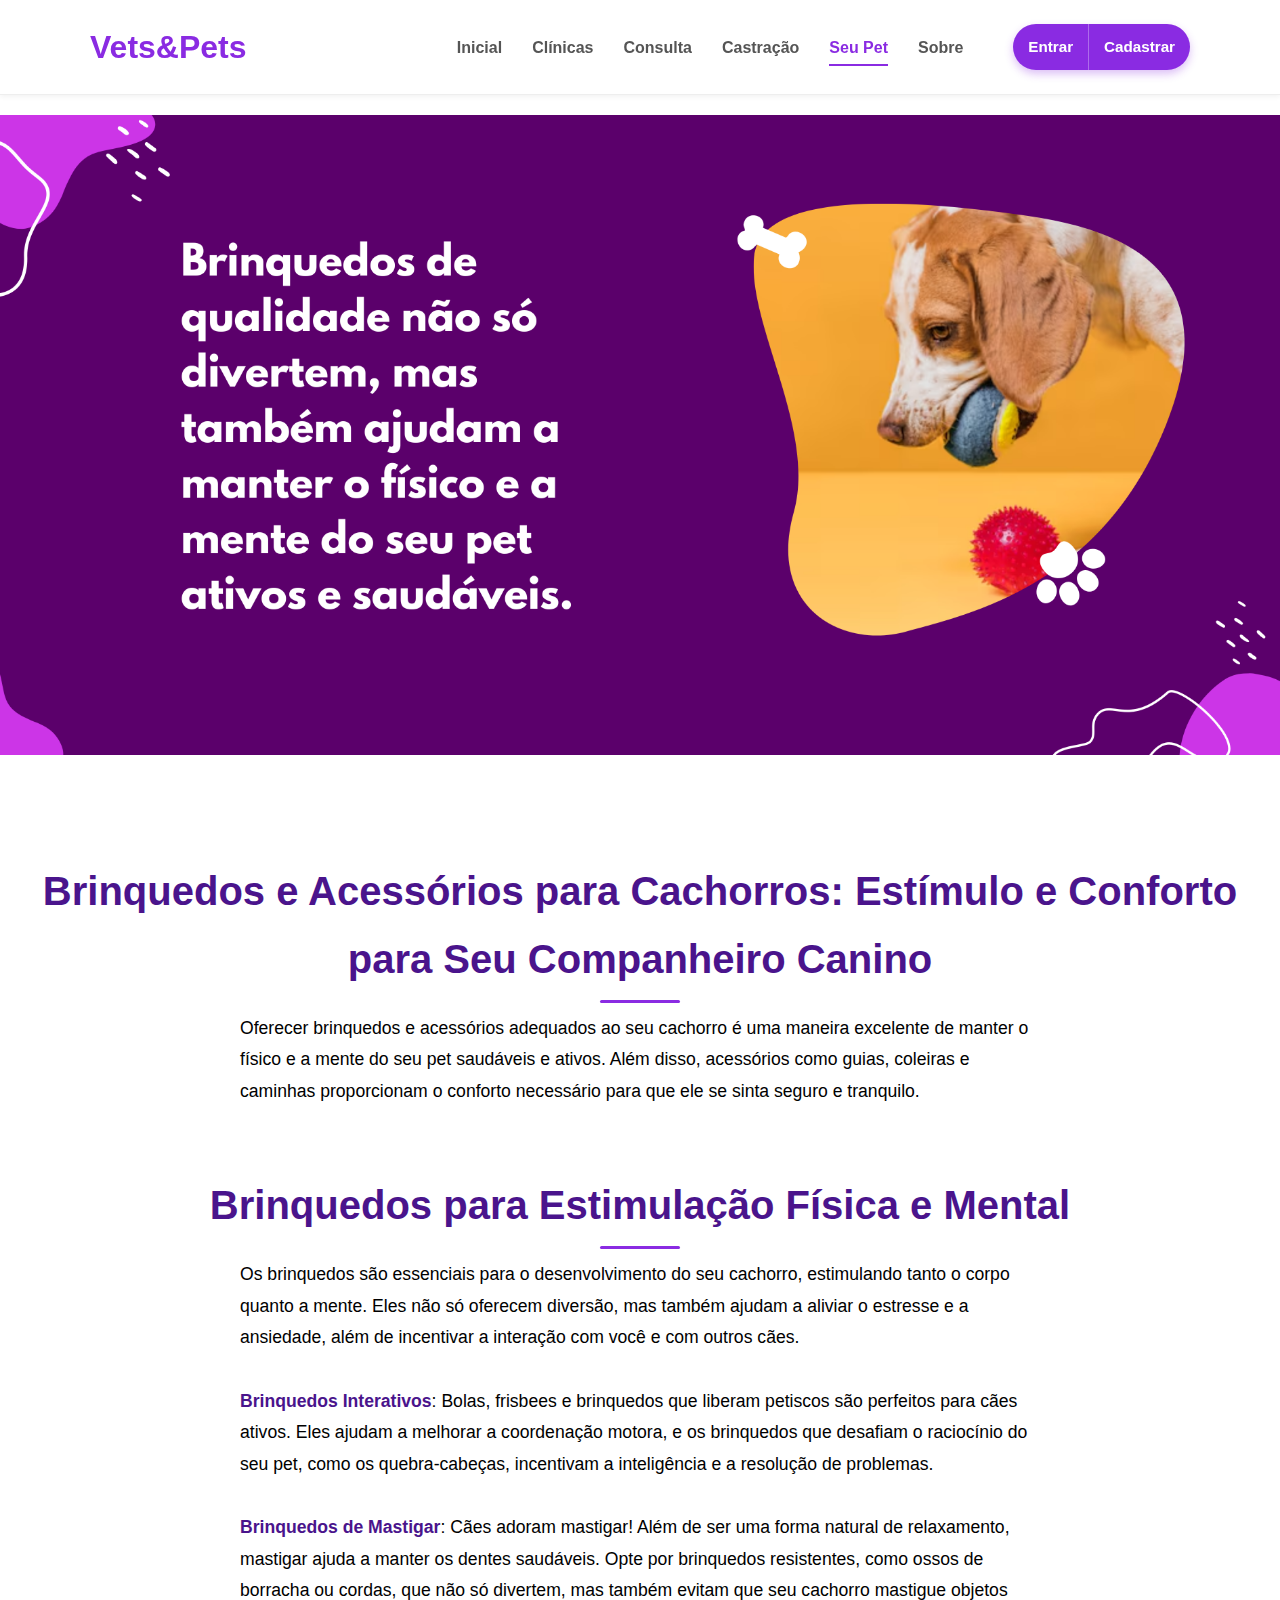
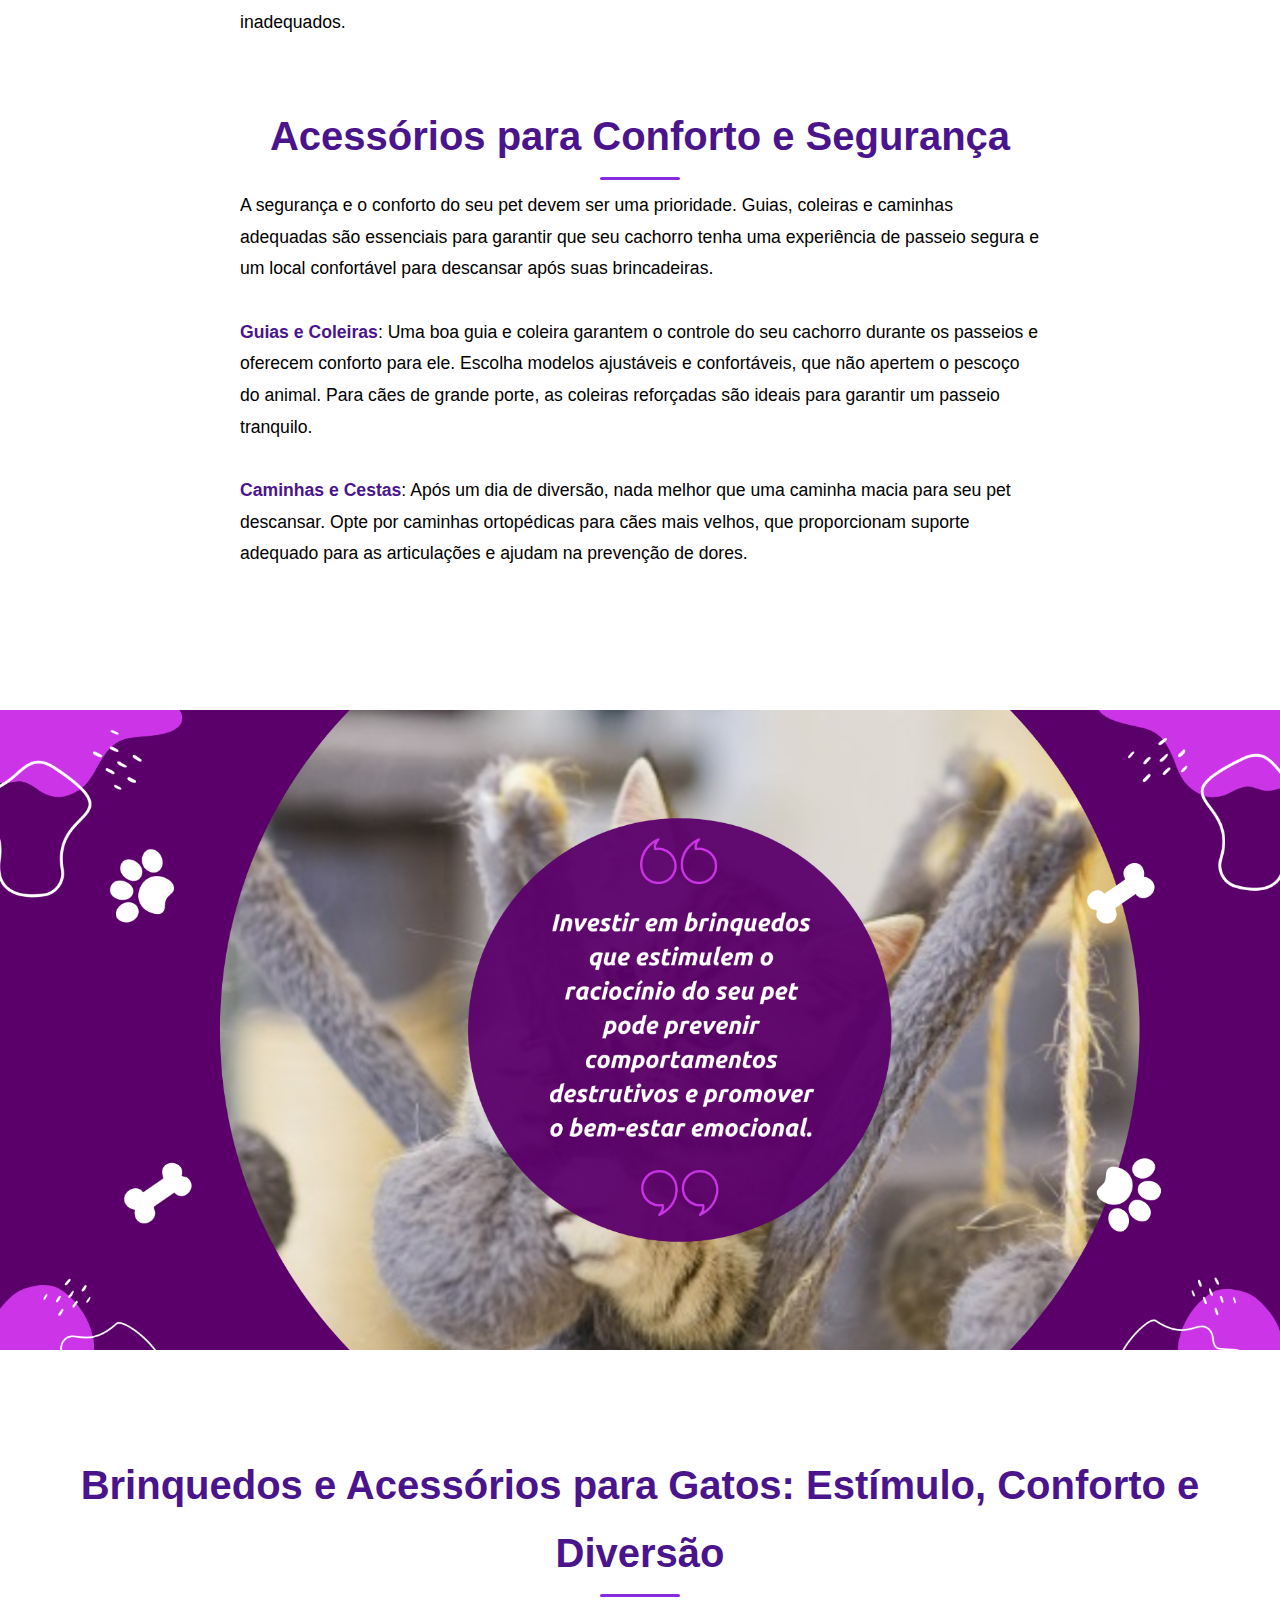
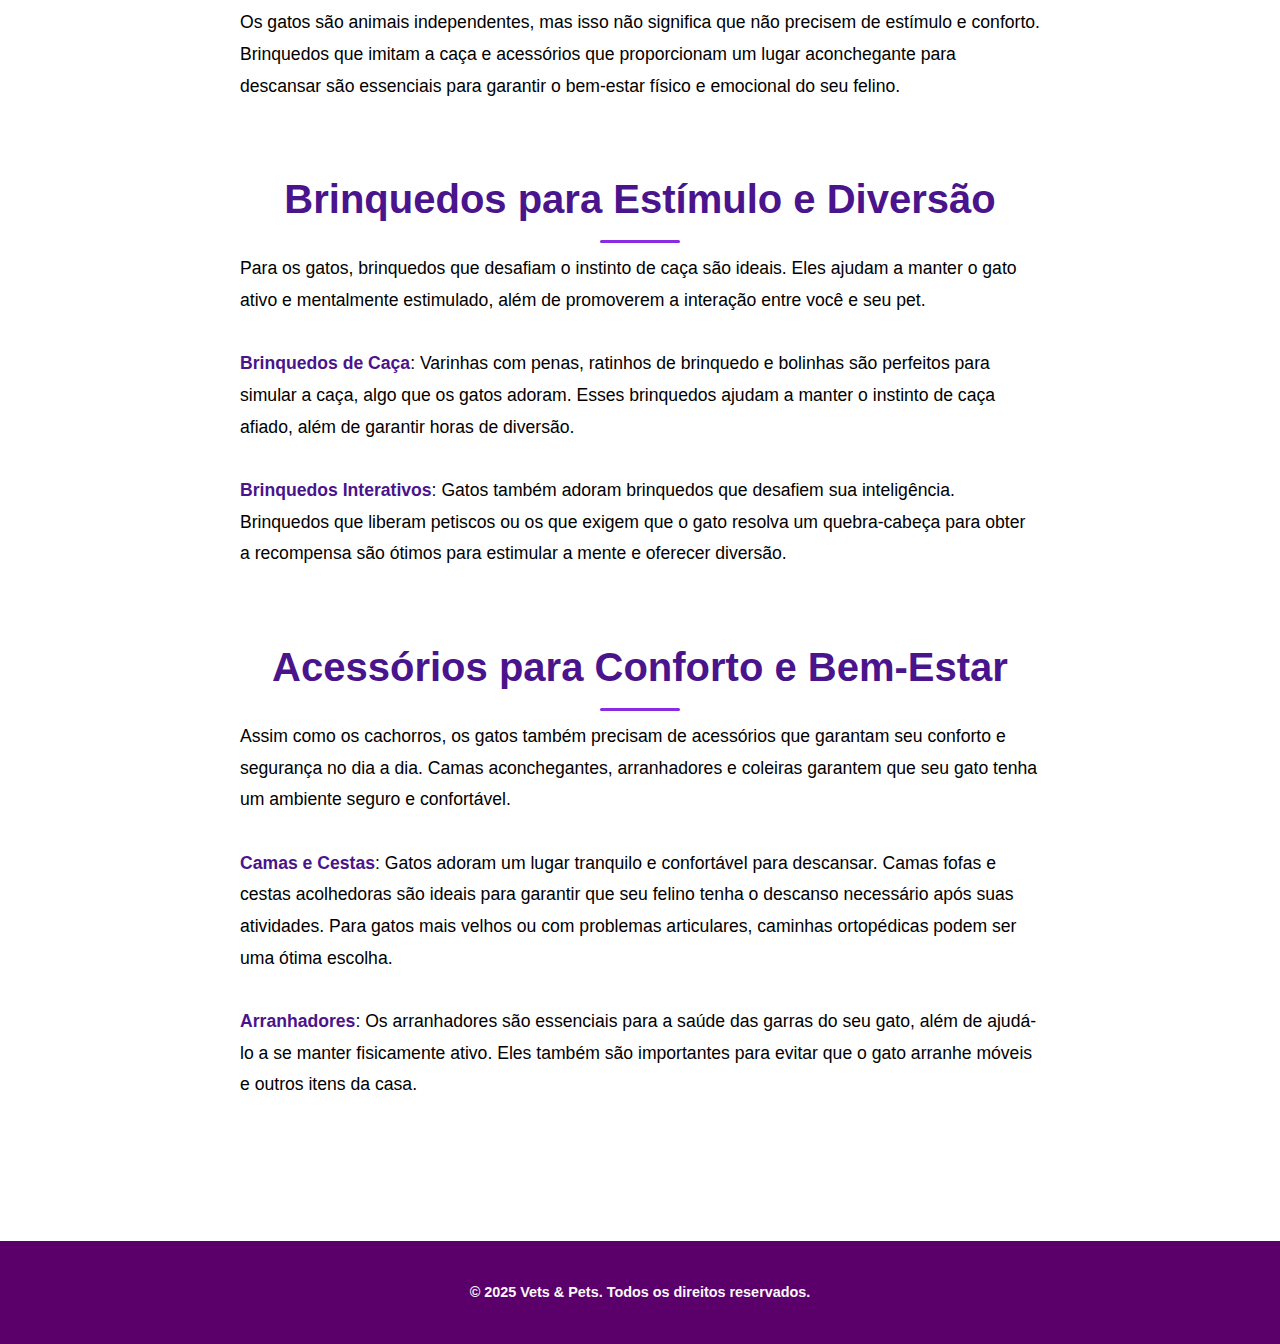
<file: brinquedos.html>
<!DOCTYPE html>
<html lang="pt-BR">
<head>
    <meta charset="UTF-8">
    <meta name="viewport" content="width=device-width, initial-scale=1.0">
    <title>Vets&Pets</title>
    <link rel="stylesheet" href="css/style.css">
</head>
<body>

<header>
        <div class="container">
            <div class="logo">
                <h1 class="site-title">Vets&Pets</h1>
            </div>

            <nav>
                <ul>
                    <li><a href="index.html#inicial">Inicial</a></li>
                    <li><a href="index.html#NClinicas">Clínicas</a></li>
                    <li><a href="index.html#consulta">Consulta</a></li>
                    <li><a href="castracao.html#castracao">Castração</a></li>
                    <li><a href="index.html#seu-pet" class="nav-link active">Seu Pet</a></li>
                    <li><a href="index.html#sobre">Sobre</a></li>
                </ul>
            </nav>

            <div class="btn-group">
                <a href="URL_DA_SUA_PAGINA_DE_LOGIN" class="btn-login-link">Entrar</a>
                <a href="URL_DA_SUA_PAGINA_DE_CADASTRO" class="btn-register-link">Cadastrar</a>
            </div>
        </div>
    </header>

    <center>
        <img src="imagens/cachorrobrincando.png" style="margin-top: 20px; width: 100%; height: auto;">
    </center>    

    <section id="consulta">
        <div class="content-section">
            <h2>Brinquedos e Acessórios para Cachorros: Estímulo e Conforto para Seu Companheiro Canino</h2>
            <p style="text-align: left; color: black;">
                Oferecer brinquedos e acessórios adequados ao seu cachorro é uma maneira excelente de manter o físico e a mente do seu pet saudáveis e ativos. Além disso, acessórios como guias, coleiras e caminhas proporcionam o conforto necessário para que ele se sinta seguro e tranquilo.
            </p>

            <h2>Brinquedos para Estimulação Física e Mental</h2>
            <p style="text-align: left; color: black;">
                Os brinquedos são essenciais para o desenvolvimento do seu cachorro, estimulando tanto o corpo quanto a mente. Eles não só oferecem diversão, mas também ajudam a aliviar o estresse e a ansiedade, além de incentivar a interação com você e com outros cães.<br><br>
                <strong><span style="color: #4a148c;">Brinquedos Interativos</span></strong>: Bolas, frisbees e brinquedos que liberam petiscos são perfeitos para cães ativos. Eles ajudam a melhorar a coordenação motora, e os brinquedos que desafiam o raciocínio do seu pet, como os quebra-cabeças, incentivam a inteligência e a resolução de problemas.<br><br>
                <strong><span style="color: #4a148c;">Brinquedos de Mastigar</span></strong>: Cães adoram mastigar! Além de ser uma forma natural de relaxamento, mastigar ajuda a manter os dentes saudáveis. Opte por brinquedos resistentes, como ossos de borracha ou cordas, que não só divertem, mas também evitam que seu cachorro mastigue objetos inadequados.
            </p>

            <h2>Acessórios para Conforto e Segurança</h2>
            <p style="text-align: left; color: black;">
                A segurança e o conforto do seu pet devem ser uma prioridade. Guias, coleiras e caminhas adequadas são essenciais para garantir que seu cachorro tenha uma experiência de passeio segura e um local confortável para descansar após suas brincadeiras.<br><br>
                <strong><span style="color: #4a148c;">Guias e Coleiras</span></strong>: Uma boa guia e coleira garantem o controle do seu cachorro durante os passeios e oferecem conforto para ele. Escolha modelos ajustáveis e confortáveis, que não apertem o pescoço do animal. Para cães de grande porte, as coleiras reforçadas são ideais para garantir um passeio tranquilo.<br><br>
                <strong><span style="color: #4a148c;">Caminhas e Cestas</span></strong>: Após um dia de diversão, nada melhor que uma caminha macia para seu pet descansar. Opte por caminhas ortopédicas para cães mais velhos, que proporcionam suporte adequado para as articulações e ajudam na prevenção de dores.
            </p>

        </div>
    </section>

    <img src="imagens/gatobrincando.png" style="width: 100%; height: auto; margin-top: 20px;">

    <section id="consulta">
        <div class="content-section">
            <h2>Brinquedos e Acessórios para Gatos: Estímulo, Conforto e Diversão</h2>
            <p style="text-align: left; color: black;">
                Os gatos são animais independentes, mas isso não significa que não precisem de estímulo e conforto. Brinquedos que imitam a caça e acessórios que proporcionam um lugar aconchegante para descansar são essenciais para garantir o bem-estar físico e emocional do seu felino.
            </p>

            <h2>Brinquedos para Estímulo e Diversão</h2>
            <p style="text-align: left; color: black;">
                Para os gatos, brinquedos que desafiam o instinto de caça são ideais. Eles ajudam a manter o gato ativo e mentalmente estimulado, além de promoverem a interação entre você e seu pet.<br><br>
                <strong><span style="color: #4a148c;">Brinquedos de Caça</span></strong>: Varinhas com penas, ratinhos de brinquedo e bolinhas são perfeitos para simular a caça, algo que os gatos adoram. Esses brinquedos ajudam a manter o instinto de caça afiado, além de garantir horas de diversão.<br><br>
                <strong><span style="color: #4a148c;">Brinquedos Interativos</span></strong>: Gatos também adoram brinquedos que desafiem sua inteligência. Brinquedos que liberam petiscos ou os que exigem que o gato resolva um quebra-cabeça para obter a recompensa são ótimos para estimular a mente e oferecer diversão.
            </p>

            <h2>Acessórios para Conforto e Bem-Estar</h2>
            <p style="text-align: left; color: black;">
                Assim como os cachorros, os gatos também precisam de acessórios que garantam seu conforto e segurança no dia a dia. Camas aconchegantes, arranhadores e coleiras garantem que seu gato tenha um ambiente seguro e confortável.<br><br>
                <strong><span style="color: #4a148c;">Camas e Cestas</span></strong>: Gatos adoram um lugar tranquilo e confortável para descansar. Camas fofas e cestas acolhedoras são ideais para garantir que seu felino tenha o descanso necessário após suas atividades. Para gatos mais velhos ou com problemas articulares, caminhas ortopédicas podem ser uma ótima escolha.<br><br>
                <strong><span style="color: #4a148c;">Arranhadores</span></strong>: Os arranhadores são essenciais para a saúde das garras do seu gato, além de ajudá-lo a se manter fisicamente ativo. Eles também são importantes para evitar que o gato arranhe móveis e outros itens da casa.
            </p>

        </div>
    </section>

      <footer>
        <div class="container">
            <strong><p>&copy; 2025 Vets & Pets. Todos os direitos reservados.</p></strong>
        </div>
    </footer>

</body>
</html>
</file>
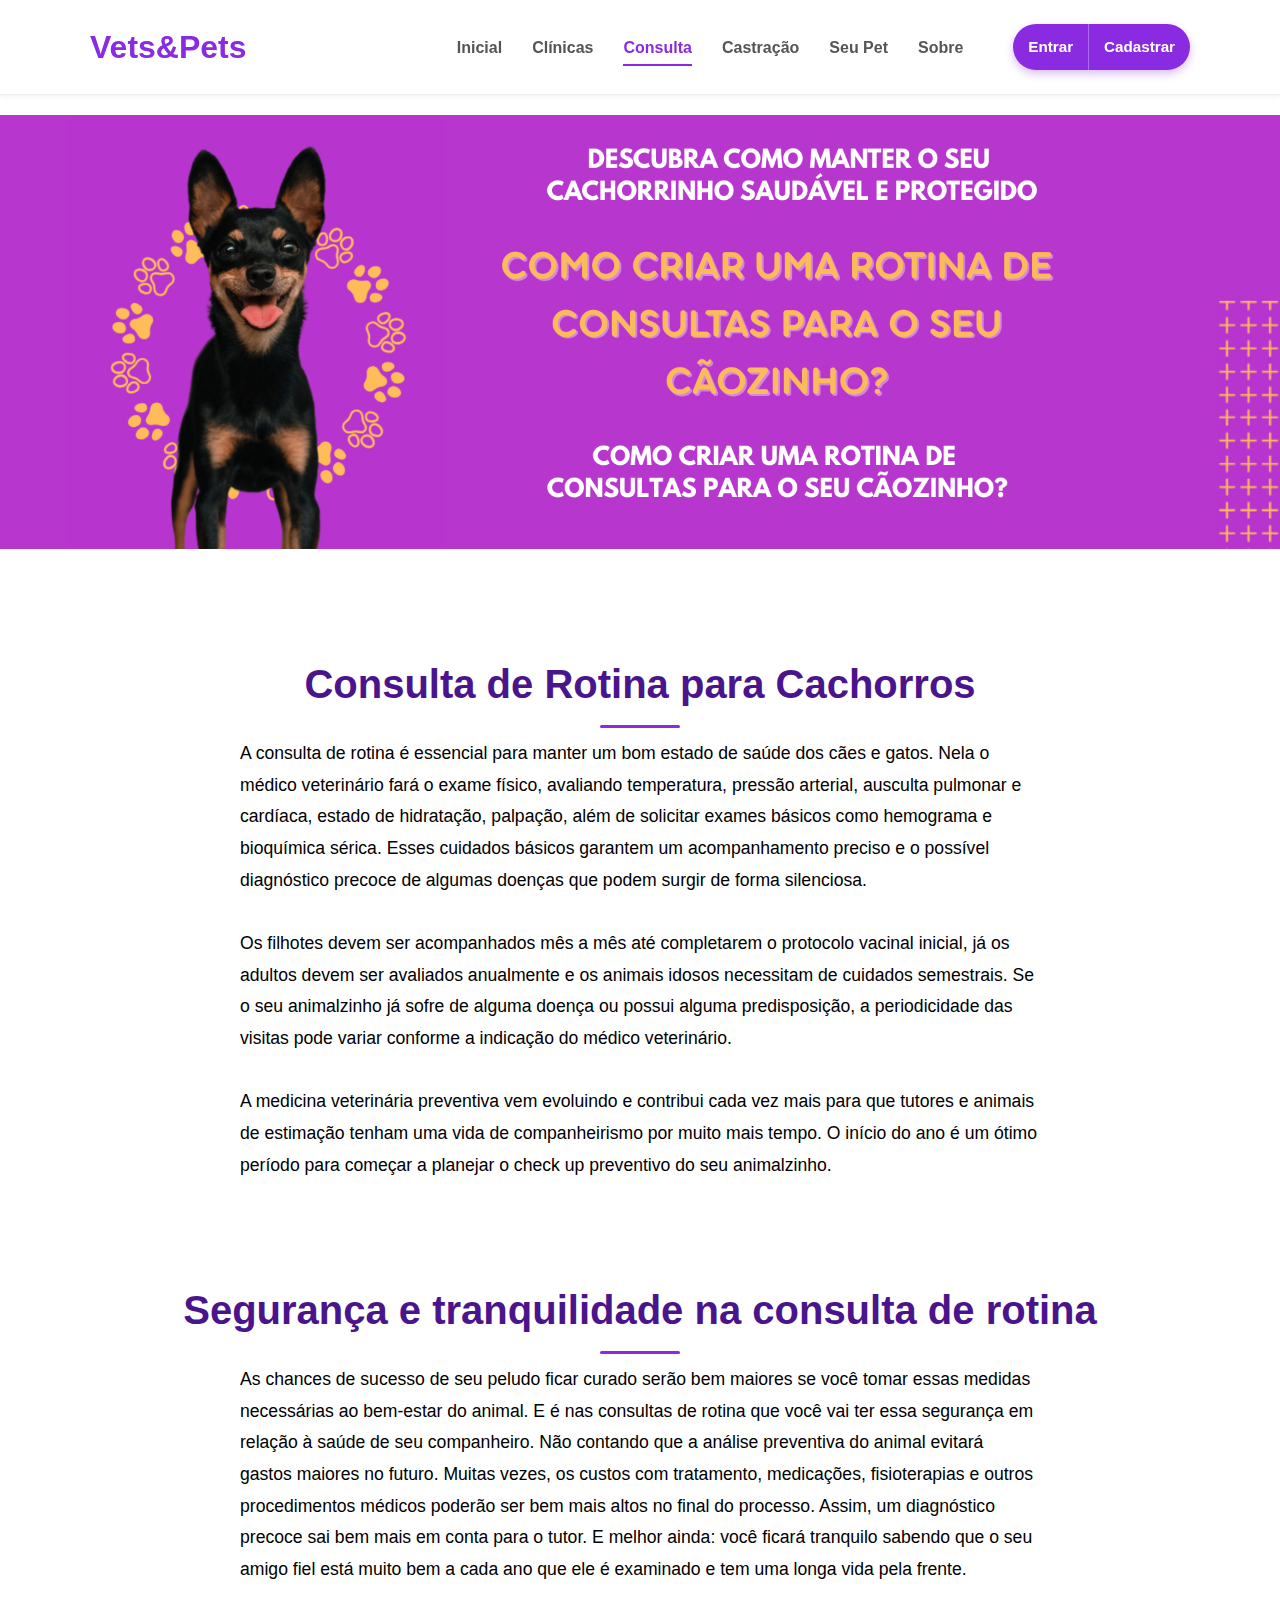
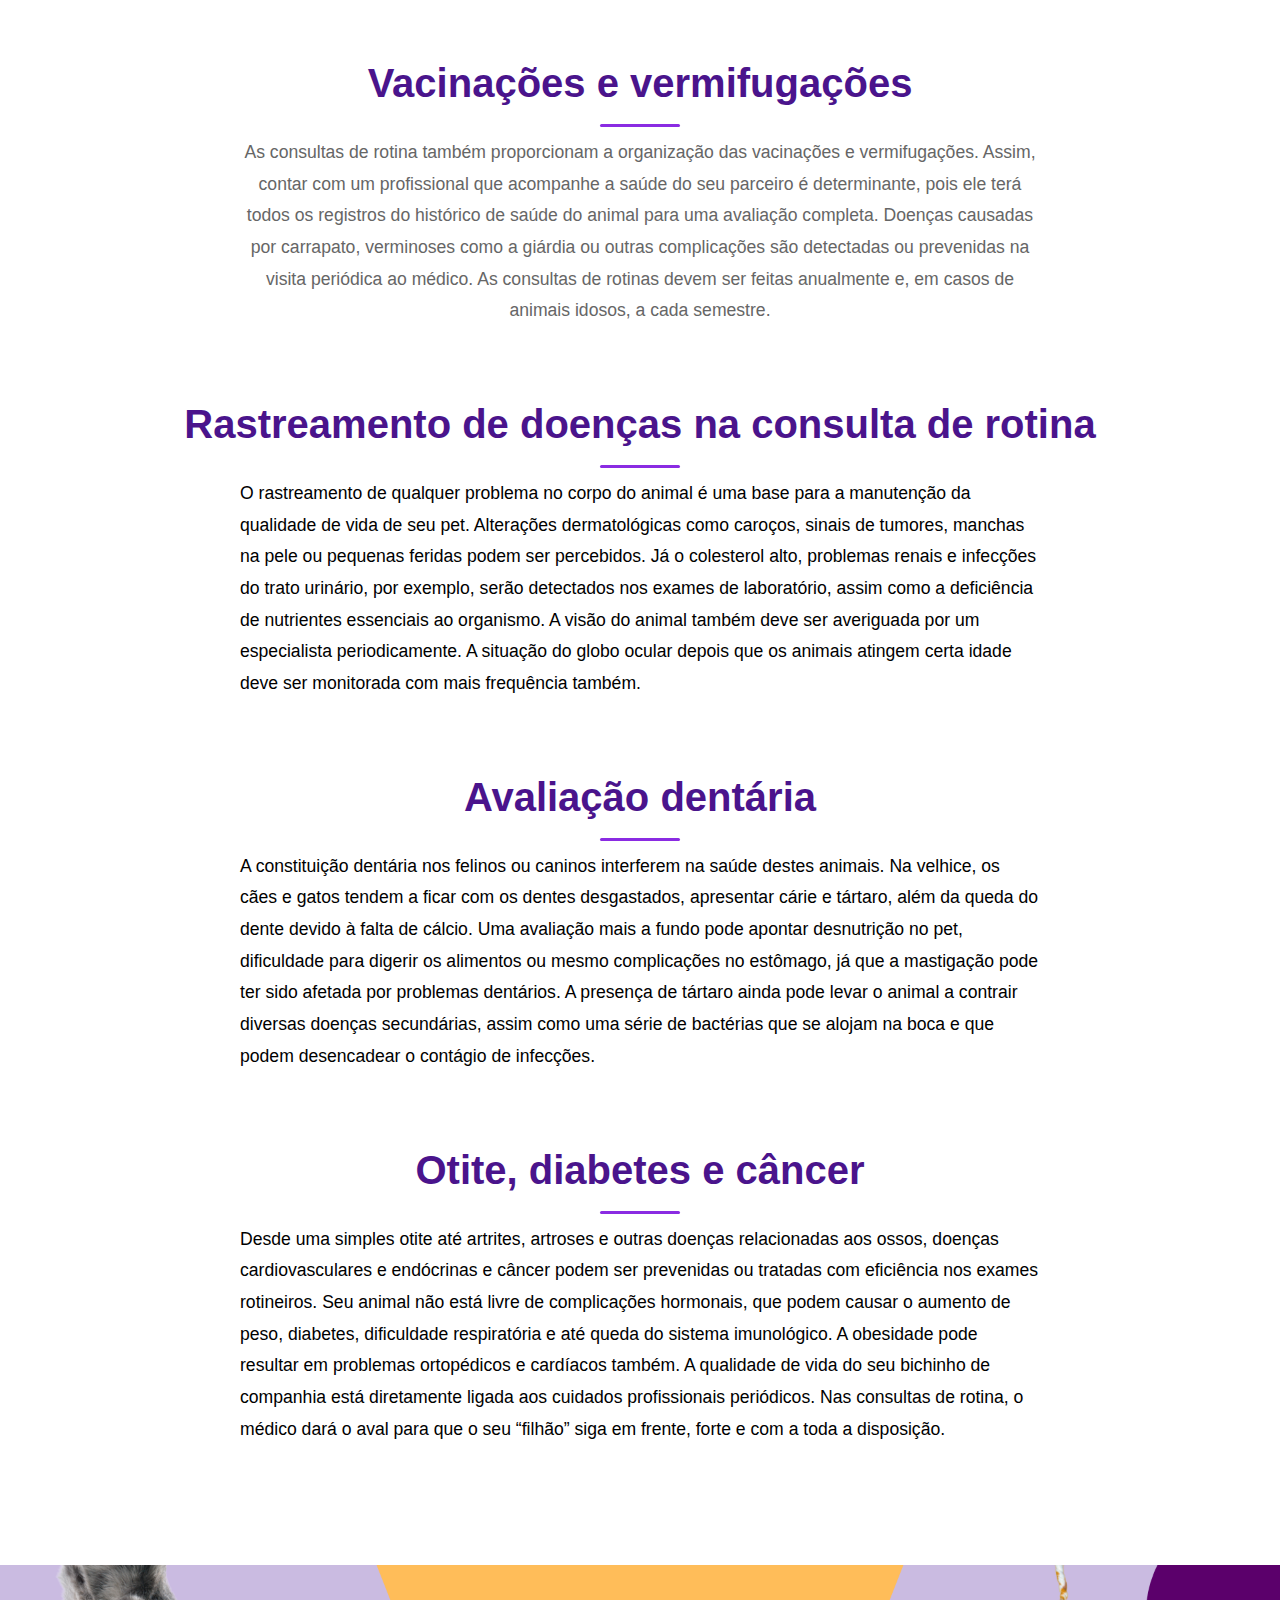
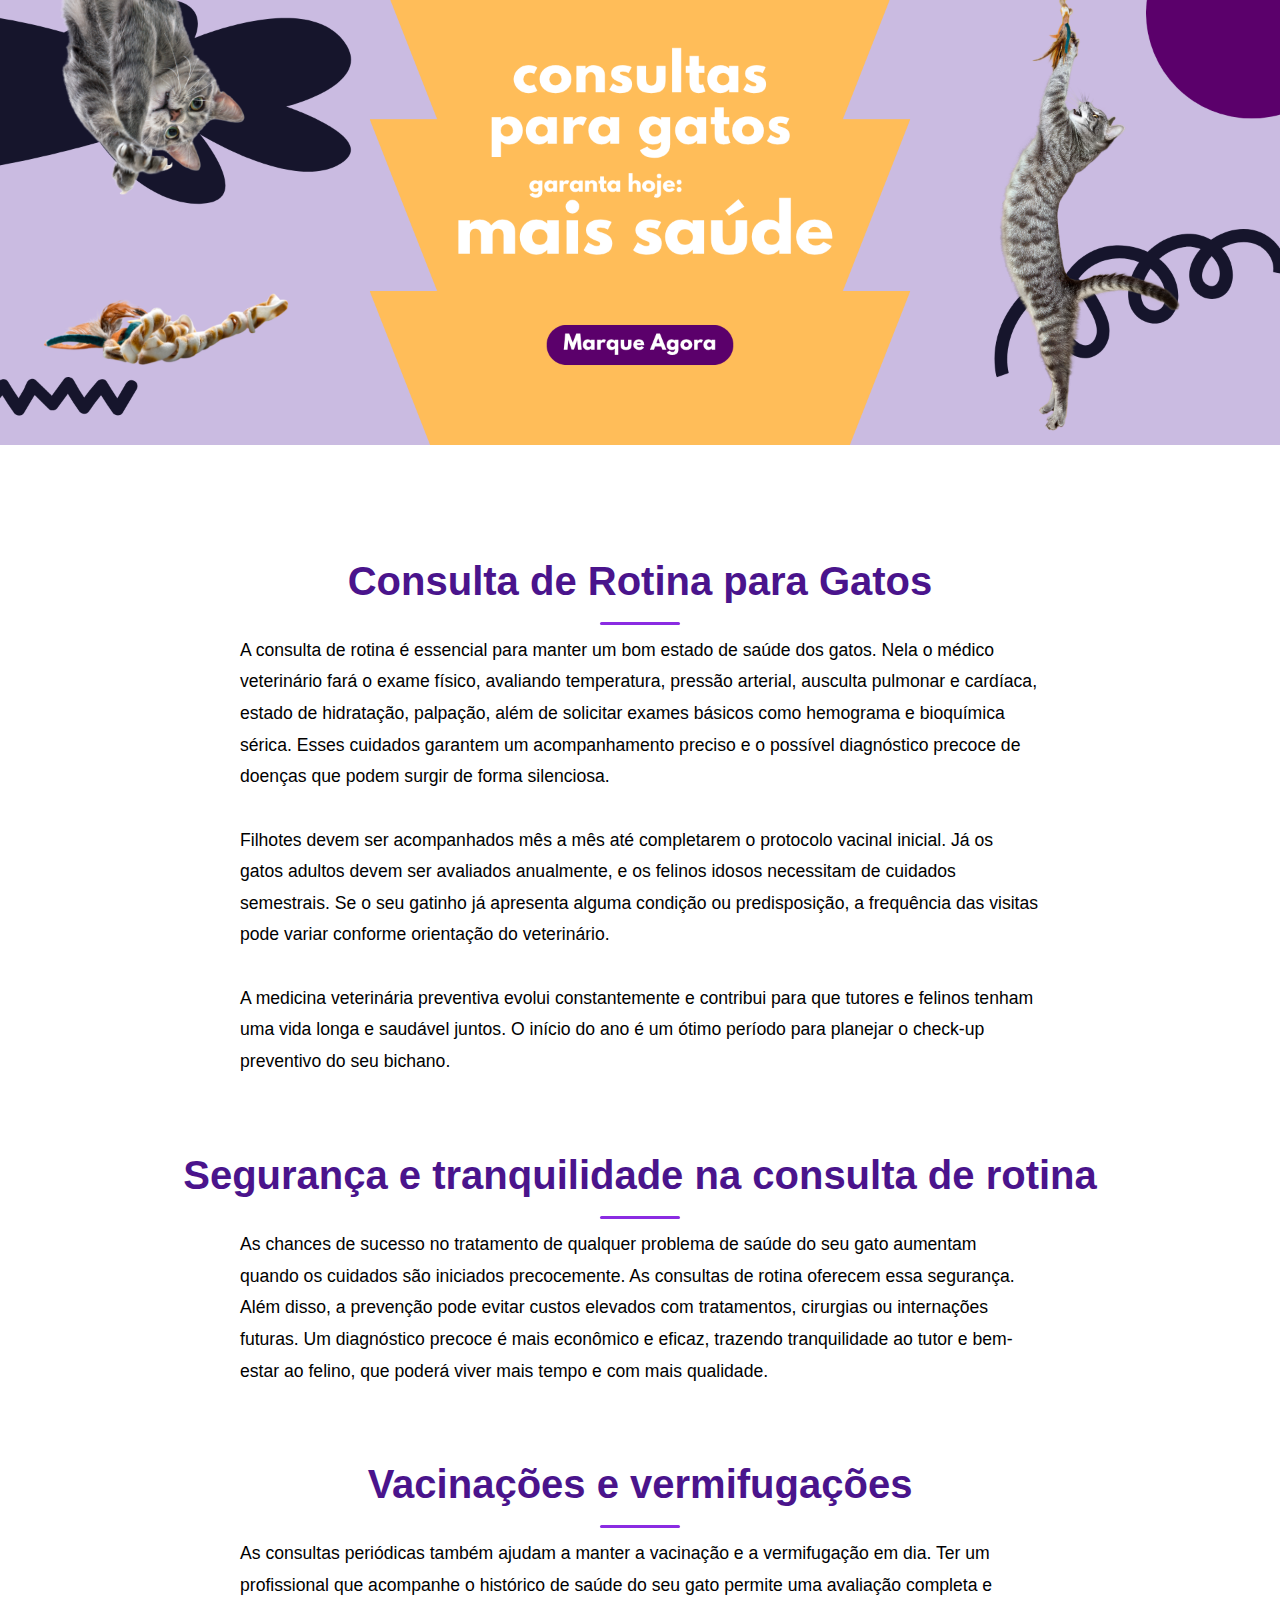
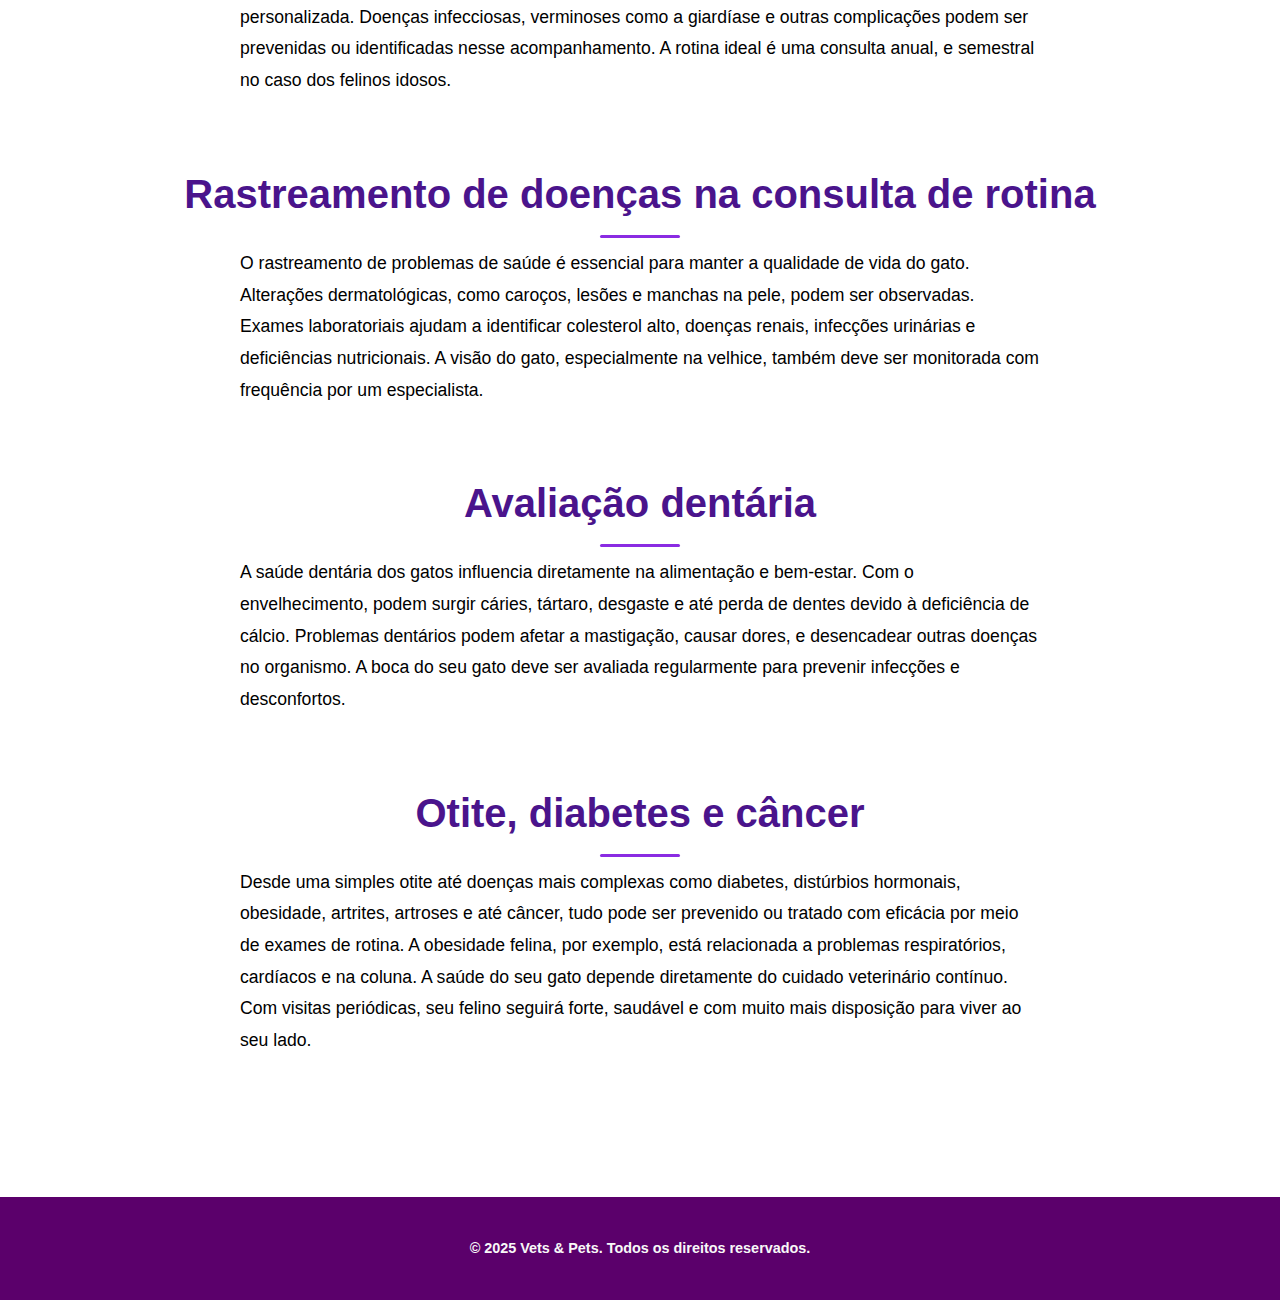
<file: consulta.html>
<!DOCTYPE html>
<html lang="pt-BR">
<head>
    <meta charset="UTF-8">
    <meta name="viewport" content="width=device-width, initial-scale=1.0">
    <title>Vets&Pets</title>
    <link rel="stylesheet" href="css/style.css">
</head>
<body>

   <header>
    <div class="container">
        <div class="logo">
            <h1 class="site-title">Vets&Pets</h1>
        </div>

        <nav>
            <ul>
                <li><a href="index.html#inicial">Inicial</a></li>
                <li><a href="index.html#NClinicas">Clínicas</a></li>
                <li><a href="consulta.html#consulta" class="nav-link active">Consulta</a></li>
                <li><a href="castracao.html#castracao">Castração</a></li>
                <li><a href="index.html#seu-pet">Seu Pet</a></li>
                <li><a href="index.html#sobre">Sobre</a></li>
            </ul>
        </nav>

        <div class="btn-group">
            <a href="login.html" class="btn-login-link">Entrar</a>
            <a href="cadastro.html" class="btn-register-link">Cadastrar</a>
        </div>
    </div>
</header>

    
        <center>
        <img src="imagens/cachorroconsulta.png" style="margin-top: 20px; width: 100%; height: auto;">
        </center>    

        <section id="consulta">
            <div class="content-section">
                <h2>Consulta de Rotina para Cachorros</h2>
                <p style="text-align: left; color: black;">A consulta de rotina é essencial para manter um bom estado de saúde dos cães e gatos. Nela o médico veterinário fará o exame físico, avaliando temperatura, pressão arterial, ausculta pulmonar e cardíaca, estado de hidratação, palpação, além de solicitar exames básicos como hemograma e bioquímica sérica. Esses cuidados básicos garantem um acompanhamento preciso e o possível diagnóstico precoce de algumas doenças que podem surgir de forma silenciosa.<br><br>

                Os filhotes devem ser acompanhados mês a mês até completarem o protocolo vacinal inicial, já os adultos devem ser avaliados anualmente e os animais idosos necessitam de cuidados semestrais. Se o seu animalzinho já sofre de alguma doença ou possui alguma predisposição, a periodicidade das visitas pode variar conforme a indicação do médico veterinário.<br><br>
                
                A medicina veterinária preventiva vem evoluindo e contribui cada vez mais para que tutores e animais de estimação tenham uma vida de companheirismo por muito mais tempo. O início do ano é um ótimo período para começar a planejar o check up preventivo do seu animalzinho.<br><br>
                
                <h2>Segurança e tranquilidade na consulta de rotina</h2>
                <p style="text-align: left; color: black;">As chances de sucesso de seu peludo ficar curado serão bem maiores se você tomar essas medidas necessárias ao bem-estar do animal. E é nas consultas de rotina que você vai ter essa segurança em relação à saúde de seu companheiro.
                Não contando que a análise preventiva do animal evitará gastos maiores no futuro. Muitas vezes, os custos com tratamento, medicações, fisioterapias e outros procedimentos médicos poderão ser bem mais altos no final do processo.
                Assim, um diagnóstico precoce sai bem mais em conta para o tutor. E melhor ainda: você ficará tranquilo sabendo que o seu amigo fiel está muito bem a cada ano que ele é examinado e tem uma longa vida pela frente.</p>
                
                <h2>Vacinações e vermifugações</h2>
                <p>As consultas de rotina também proporcionam a organização das vacinações e vermifugações. Assim, contar com um profissional que acompanhe a saúde do seu parceiro é determinante, pois ele terá todos os registros do histórico de saúde do animal para uma avaliação completa.
                Doenças causadas por carrapato, verminoses como a giárdia ou outras complicações são detectadas ou prevenidas na visita periódica ao médico. As consultas de rotinas devem ser feitas anualmente e, em casos de animais idosos, a cada semestre.</p>
                
                <h2>Rastreamento de doenças na consulta de rotina</h2>
                <p style="text-align: left; color: black;">O rastreamento de qualquer problema no corpo do animal é uma base para a manutenção da qualidade de vida de seu pet. Alterações dermatológicas como caroços, sinais de tumores, manchas na pele ou pequenas feridas podem ser percebidos.
                Já o colesterol alto, problemas renais e infecções do trato urinário, por exemplo, serão detectados nos exames de laboratório, assim como a deficiência de nutrientes essenciais ao organismo.
                A visão do animal também deve ser averiguada por um especialista periodicamente. A situação do globo ocular depois que os animais atingem certa idade deve ser monitorada com mais frequência também.</p>
                
                <h2>Avaliação dentária</h2>
                <p style="text-align: left; color: black;">A constituição dentária nos felinos ou caninos interferem na saúde destes animais. Na velhice, os cães e gatos tendem a ficar com os dentes desgastados, apresentar cárie e tártaro, além da queda do dente devido à falta de cálcio.
                Uma avaliação mais a fundo pode apontar desnutrição no pet, dificuldade para digerir os alimentos ou mesmo complicações no estômago, já que a mastigação pode ter sido afetada por problemas dentários.
                A presença de tártaro ainda pode levar o animal a contrair diversas doenças secundárias, assim como uma série de bactérias que se alojam na boca e que podem desencadear o contágio de infecções.</p>
                
                <h2>Otite, diabetes e câncer</h2>
                <p style="text-align: left; color: black;">Desde uma simples otite até artrites, artroses e outras doenças relacionadas aos ossos, doenças cardiovasculares e endócrinas e câncer podem ser prevenidas ou tratadas com eficiência nos exames rotineiros.
                Seu animal não está livre de complicações hormonais, que podem causar o aumento de peso, diabetes, dificuldade respiratória e até queda do sistema imunológico. A obesidade pode resultar em problemas ortopédicos e cardíacos também.
                A qualidade de vida do seu bichinho de companhia está diretamente ligada aos cuidados profissionais periódicos. Nas consultas de rotina, o médico dará o aval para que o seu “filhão” siga em frente, forte e com a toda a disposição.</p>
            </div>
        </section>

        <img src="imagens/consultagato.png" style="width: 100%;">

        <section id="consulta">
            <div class="content-section">
                <h2>Consulta de Rotina para Gatos</h2>
<p style="text-align: left; color: black;">    A consulta de rotina é essencial para manter um bom estado de saúde dos gatos. Nela o médico veterinário fará o exame físico, avaliando temperatura, pressão arterial, ausculta pulmonar e cardíaca, estado de hidratação, palpação, além de solicitar exames básicos como hemograma e bioquímica sérica. Esses cuidados garantem um acompanhamento preciso e o possível diagnóstico precoce de doenças que podem surgir de forma silenciosa.<br><br>

    Filhotes devem ser acompanhados mês a mês até completarem o protocolo vacinal inicial. Já os gatos adultos devem ser avaliados anualmente, e os felinos idosos necessitam de cuidados semestrais. Se o seu gatinho já apresenta alguma condição ou predisposição, a frequência das visitas pode variar conforme orientação do veterinário.<br><br>

    A medicina veterinária preventiva evolui constantemente e contribui para que tutores e felinos tenham uma vida longa e saudável juntos. O início do ano é um ótimo período para planejar o check-up preventivo do seu bichano.
</p>

<h2>Segurança e tranquilidade na consulta de rotina</h2>
<p style="text-align: left; color: black;">    As chances de sucesso no tratamento de qualquer problema de saúde do seu gato aumentam quando os cuidados são iniciados precocemente. As consultas de rotina oferecem essa segurança. Além disso, a prevenção pode evitar custos elevados com tratamentos, cirurgias ou internações futuras.
    Um diagnóstico precoce é mais econômico e eficaz, trazendo tranquilidade ao tutor e bem-estar ao felino, que poderá viver mais tempo e com mais qualidade.
</p>

<h2>Vacinações e vermifugações</h2>
<p style="text-align: left; color: black;">    As consultas periódicas também ajudam a manter a vacinação e a vermifugação em dia. Ter um profissional que acompanhe o histórico de saúde do seu gato permite uma avaliação completa e personalizada.
    Doenças infecciosas, verminoses como a giardíase e outras complicações podem ser prevenidas ou identificadas nesse acompanhamento. A rotina ideal é uma consulta anual, e semestral no caso dos felinos idosos.
</p>

<h2>Rastreamento de doenças na consulta de rotina</h2>
<p style="text-align: left; color: black;">    O rastreamento de problemas de saúde é essencial para manter a qualidade de vida do gato. Alterações dermatológicas, como caroços, lesões e manchas na pele, podem ser observadas. Exames laboratoriais ajudam a identificar colesterol alto, doenças renais, infecções urinárias e deficiências nutricionais.
    A visão do gato, especialmente na velhice, também deve ser monitorada com frequência por um especialista.
</p>

<h2>Avaliação dentária</h2>
<p style="text-align: left; color: black;">    A saúde dentária dos gatos influencia diretamente na alimentação e bem-estar. Com o envelhecimento, podem surgir cáries, tártaro, desgaste e até perda de dentes devido à deficiência de cálcio.
    Problemas dentários podem afetar a mastigação, causar dores, e desencadear outras doenças no organismo. A boca do seu gato deve ser avaliada regularmente para prevenir infecções e desconfortos.
</p>

<h2>Otite, diabetes e câncer</h2>
<p style="text-align: left; color: black;">    Desde uma simples otite até doenças mais complexas como diabetes, distúrbios hormonais, obesidade, artrites, artroses e até câncer, tudo pode ser prevenido ou tratado com eficácia por meio de exames de rotina.
    A obesidade felina, por exemplo, está relacionada a problemas respiratórios, cardíacos e na coluna. A saúde do seu gato depende diretamente do cuidado veterinário contínuo.
    Com visitas periódicas, seu felino seguirá forte, saudável e com muito mais disposição para viver ao seu lado.
</p>

            </div>
        </section>

          <footer>
        <div class="container">
            <strong><p>&copy; 2025 Vets & Pets. Todos os direitos reservados.</p></strong>
        </div>
    </footer>

</body>
</html>
</file>
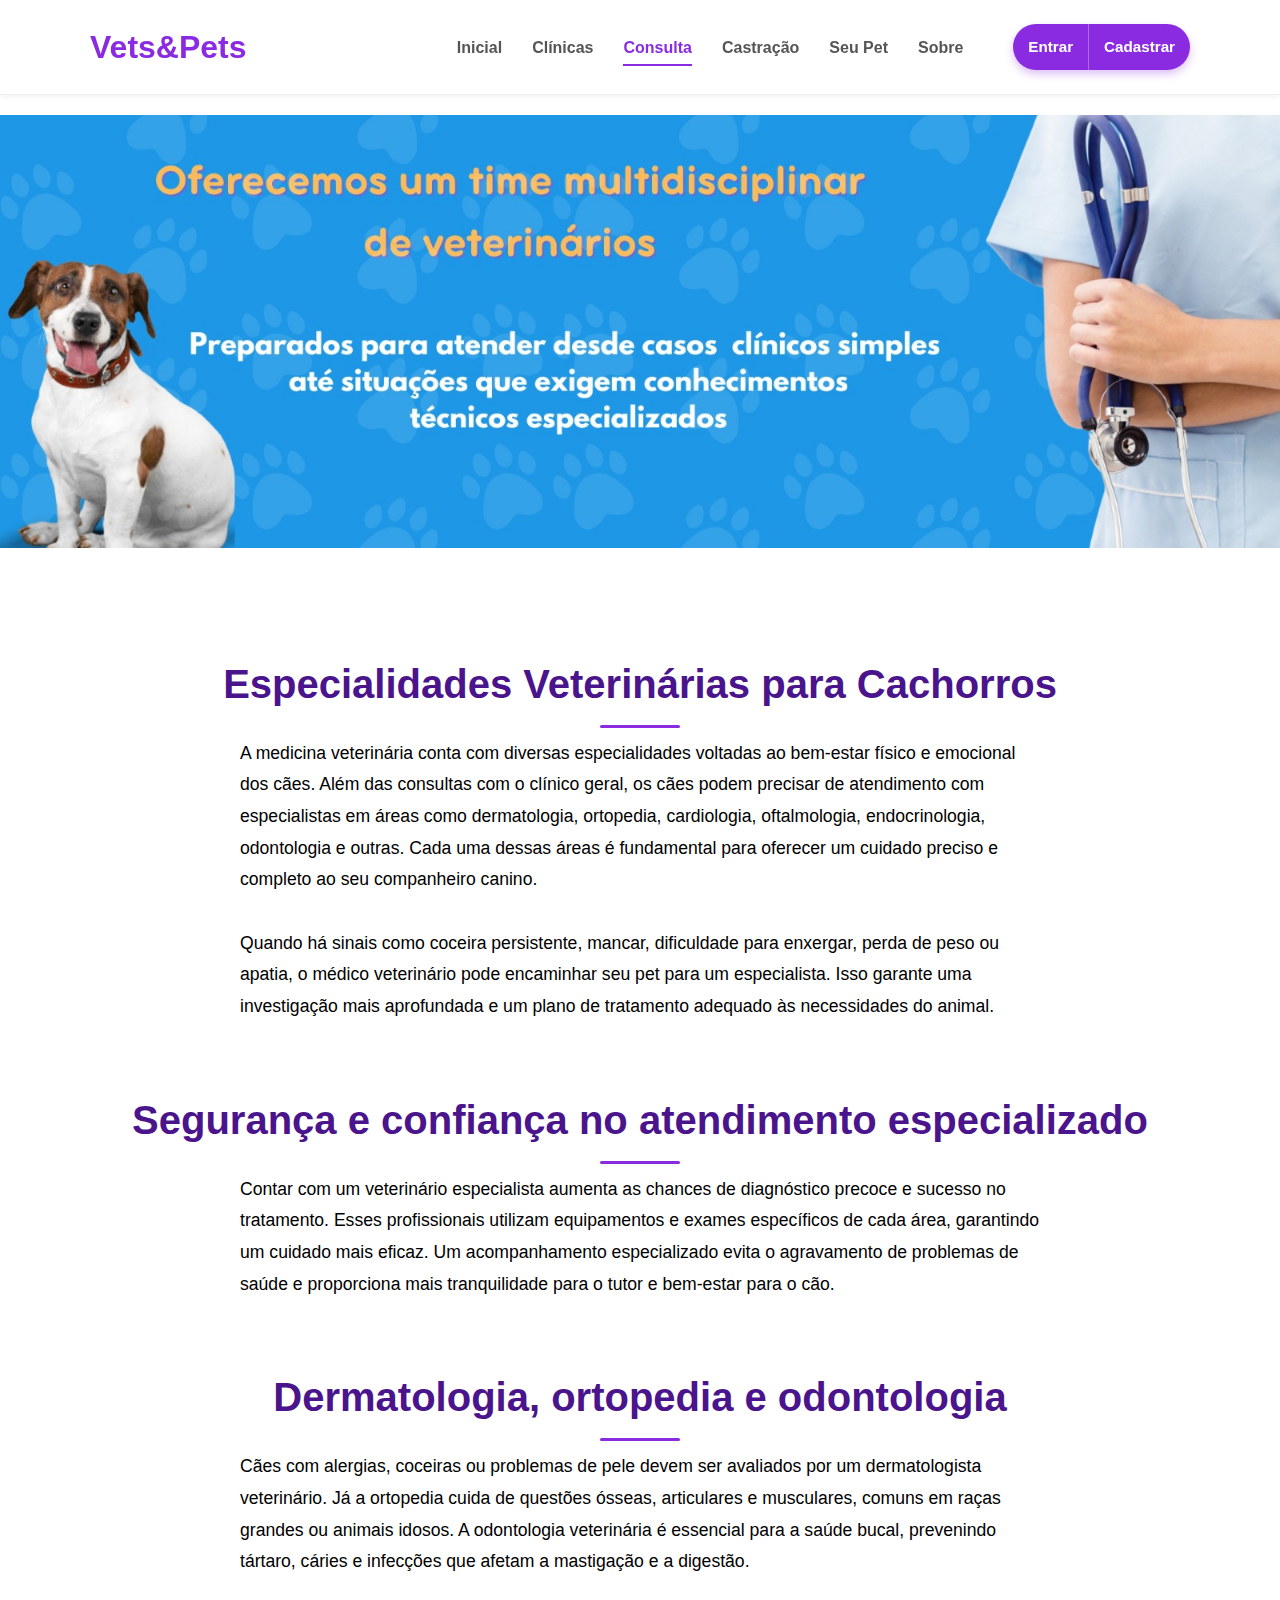
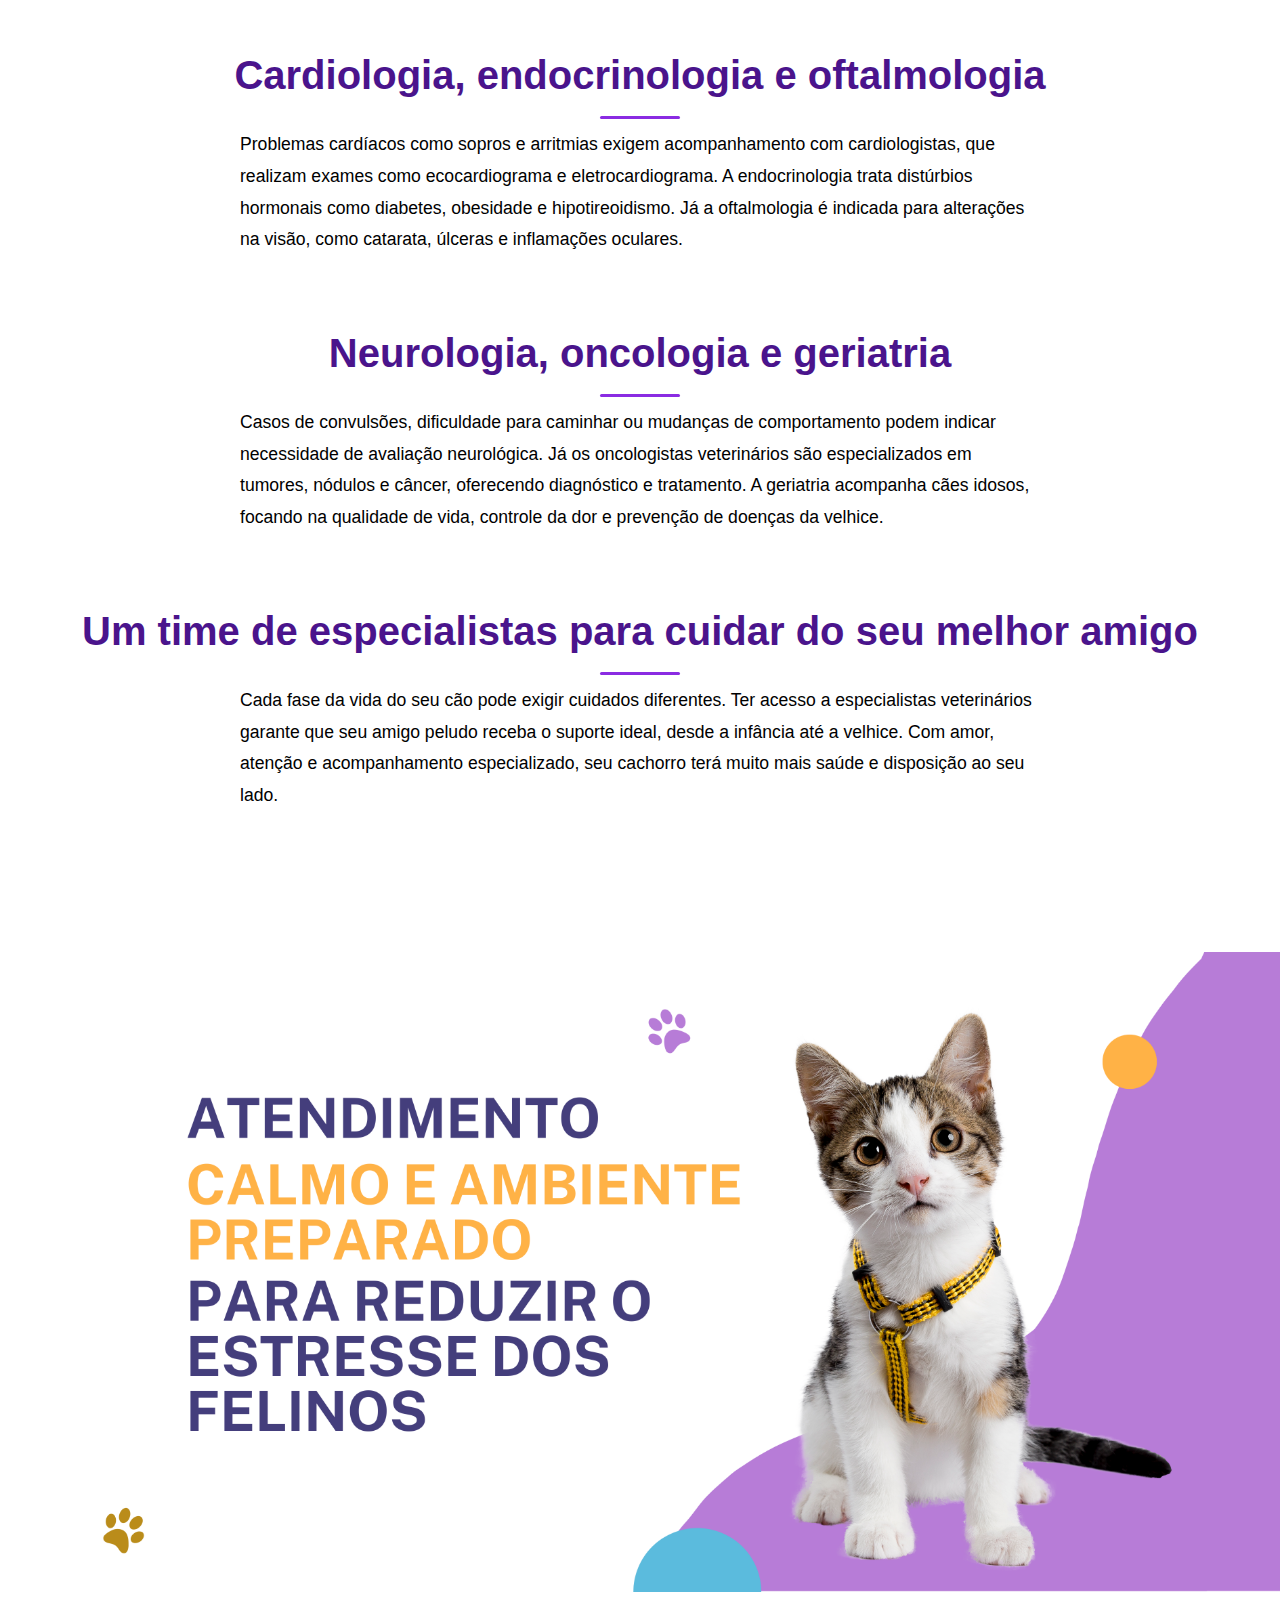
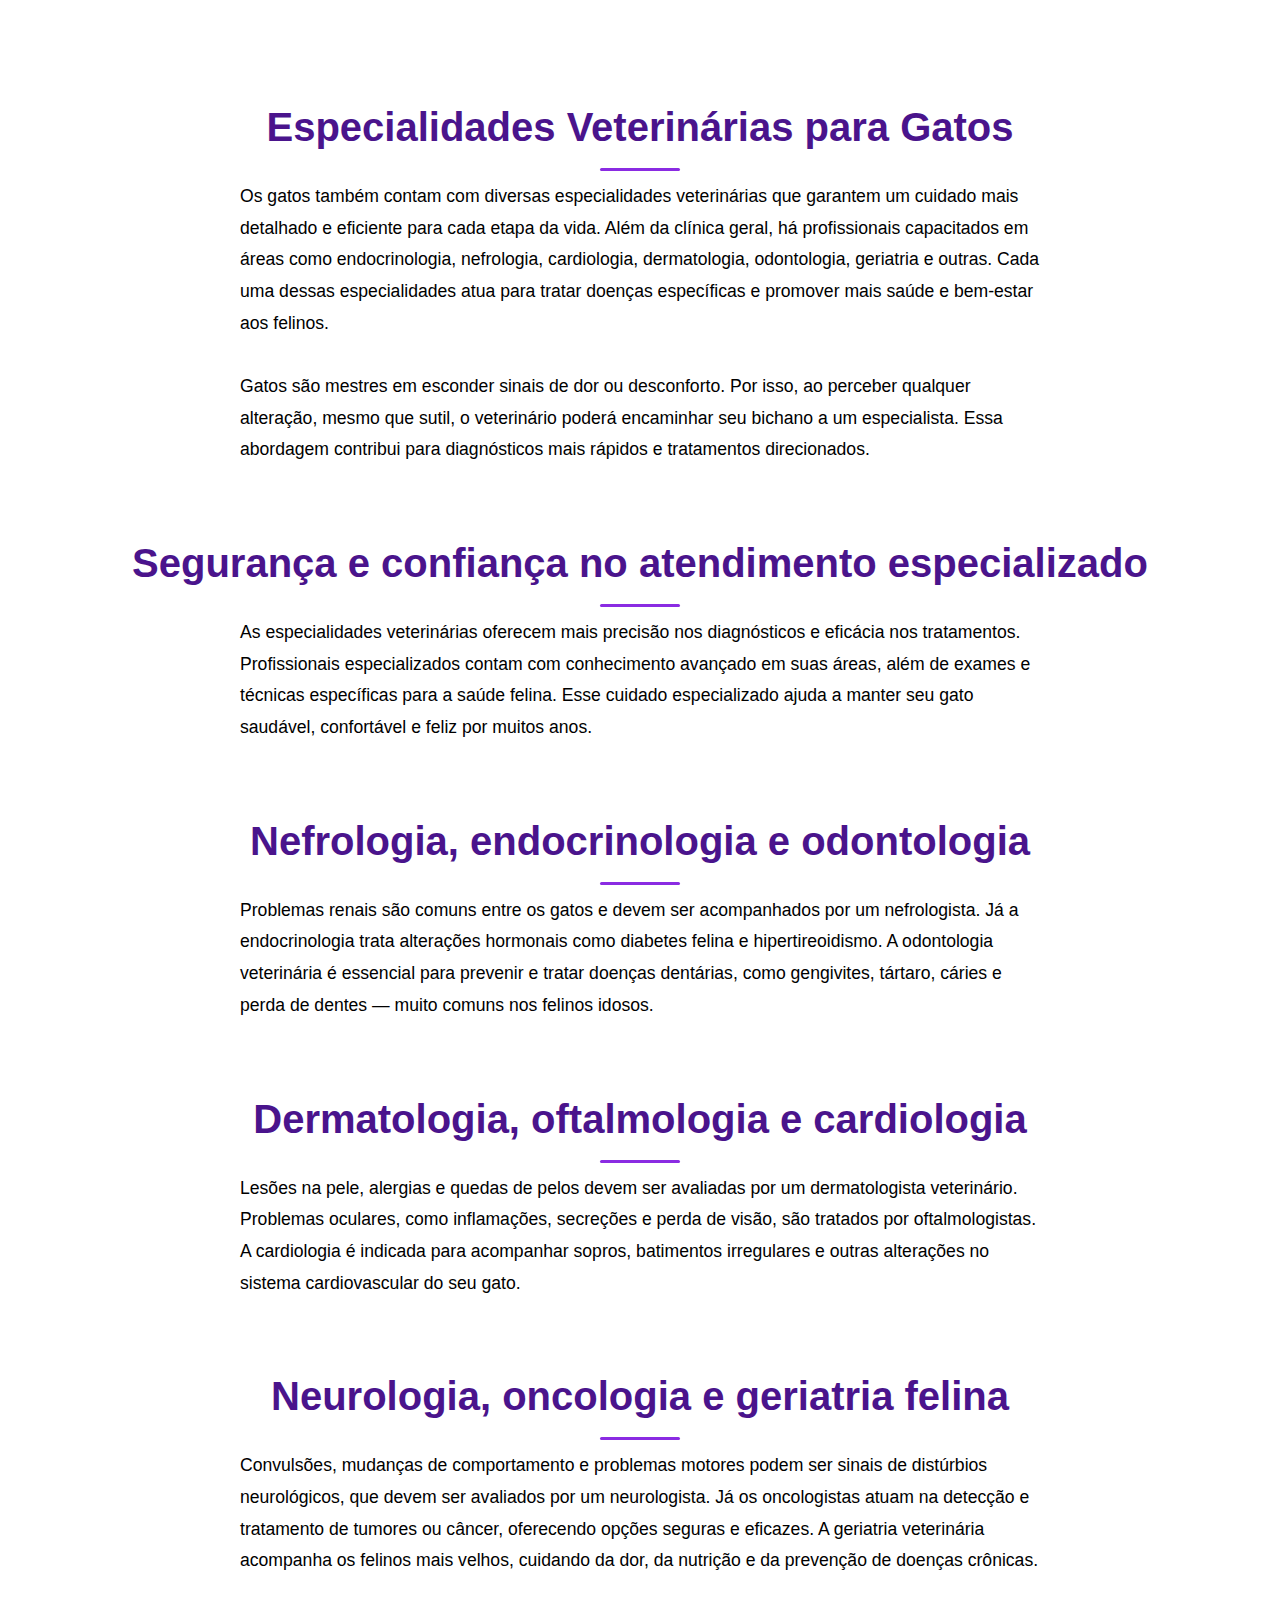
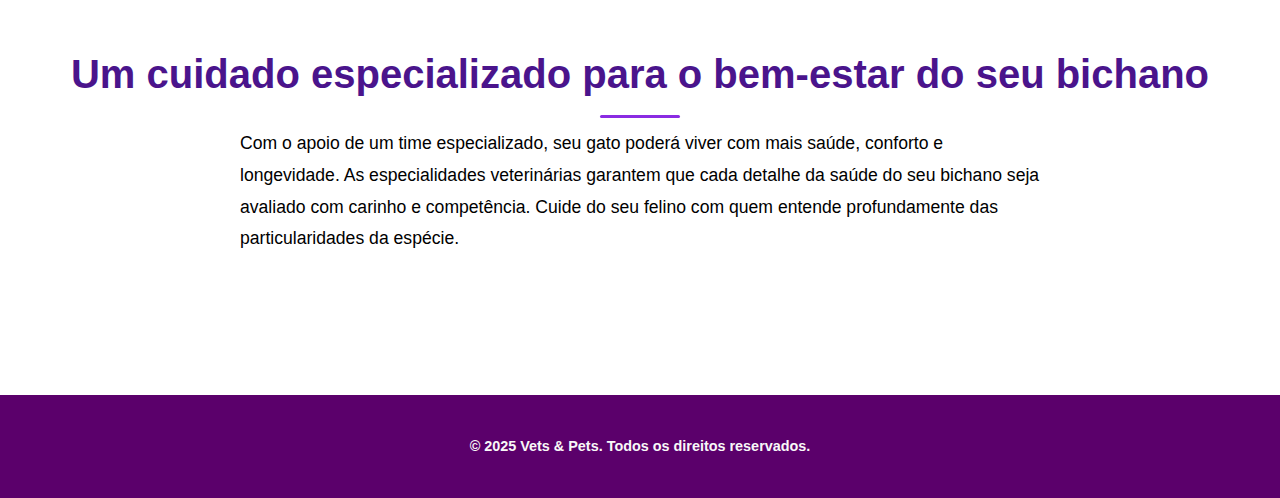
<file: especialidade.html>
<!DOCTYPE html>
<html lang="pt-BR">
<head>
    <meta charset="UTF-8">
    <meta name="viewport" content="width=device-width, initial-scale=1.0">
    <title>Vets&Pets</title>
    <link rel="stylesheet" href="css/style.css">
</head>
<body>

<header>
    <div class="container">
        <div class="logo">
            <h1 class="site-title">Vets&Pets</h1>
        </div>

        <nav>
            <ul>
                <li><a href="index.html#inicial">Inicial</a></li>
                <li><a href="index.html#NClinicas">Clínicas</a></li>
                <li><a href="consulta.html#consulta" class="nav-link active">Consulta</a></li>
                <li><a href="castracao.html#castracao">Castração</a></li>
                <li><a href="index.html#seu-pet">Seu Pet</a></li>
                <li><a href="index.html#sobre">Sobre</a></li>
            </ul>
        </nav>

        <div class="btn-group">
            <a href="login.html" class="btn-login-link">Entrar</a>
            <a href="cadastro.html" class="btn-register-link">Cadastrar</a>
        </div>
    </div>
</header>

    <center>
        <img src="imagens/veterinario.jpg" style="margin-top: 20px; width: 100%; height: auto;">
    </center>    

    <section id="consulta">
        <div class="content-section">
            <h2>Especialidades Veterinárias para Cachorros</h2>
<p style="text-align: left; color: black;">                A medicina veterinária conta com diversas especialidades voltadas ao bem-estar físico e emocional dos cães. Além das consultas com o clínico geral, os cães podem precisar de atendimento com especialistas em áreas como dermatologia, ortopedia, cardiologia, oftalmologia, endocrinologia, odontologia e outras. Cada uma dessas áreas é fundamental para oferecer um cuidado preciso e completo ao seu companheiro canino.<br><br>

                Quando há sinais como coceira persistente, mancar, dificuldade para enxergar, perda de peso ou apatia, o médico veterinário pode encaminhar seu pet para um especialista. Isso garante uma investigação mais aprofundada e um plano de tratamento adequado às necessidades do animal.
            </p>

            <h2>Segurança e confiança no atendimento especializado</h2>
<p style="text-align: left; color: black;">                Contar com um veterinário especialista aumenta as chances de diagnóstico precoce e sucesso no tratamento. Esses profissionais utilizam equipamentos e exames específicos de cada área, garantindo um cuidado mais eficaz. Um acompanhamento especializado evita o agravamento de problemas de saúde e proporciona mais tranquilidade para o tutor e bem-estar para o cão.
            </p>

            <h2>Dermatologia, ortopedia e odontologia</h2>
<p style="text-align: left; color: black;">                Cães com alergias, coceiras ou problemas de pele devem ser avaliados por um dermatologista veterinário. Já a ortopedia cuida de questões ósseas, articulares e musculares, comuns em raças grandes ou animais idosos. A odontologia veterinária é essencial para a saúde bucal, prevenindo tártaro, cáries e infecções que afetam a mastigação e a digestão.
            </p>

            <h2>Cardiologia, endocrinologia e oftalmologia</h2>
<p style="text-align: left; color: black;">                Problemas cardíacos como sopros e arritmias exigem acompanhamento com cardiologistas, que realizam exames como ecocardiograma e eletrocardiograma. A endocrinologia trata distúrbios hormonais como diabetes, obesidade e hipotireoidismo. Já a oftalmologia é indicada para alterações na visão, como catarata, úlceras e inflamações oculares.
            </p>

            <h2>Neurologia, oncologia e geriatria</h2>
<p style="text-align: left; color: black;">                Casos de convulsões, dificuldade para caminhar ou mudanças de comportamento podem indicar necessidade de avaliação neurológica. Já os oncologistas veterinários são especializados em tumores, nódulos e câncer, oferecendo diagnóstico e tratamento. A geriatria acompanha cães idosos, focando na qualidade de vida, controle da dor e prevenção de doenças da velhice.
            </p>

            <h2>Um time de especialistas para cuidar do seu melhor amigo</h2>
<p style="text-align: left; color: black;">                Cada fase da vida do seu cão pode exigir cuidados diferentes. Ter acesso a especialistas veterinários garante que seu amigo peludo receba o suporte ideal, desde a infância até a velhice. Com amor, atenção e acompanhamento especializado, seu cachorro terá muito mais saúde e disposição ao seu lado.
            </p>
        </div>
    </section>

    <img src="imagens/veterinariogato.png" style="width: 100%; height: auto; margin-top: 20px;">

    <section id="consulta">
        <div class="content-section">
            <h2>Especialidades Veterinárias para Gatos</h2>
<p style="text-align: left; color: black;">                Os gatos também contam com diversas especialidades veterinárias que garantem um cuidado mais detalhado e eficiente para cada etapa da vida. Além da clínica geral, há profissionais capacitados em áreas como endocrinologia, nefrologia, cardiologia, dermatologia, odontologia, geriatria e outras. Cada uma dessas especialidades atua para tratar doenças específicas e promover mais saúde e bem-estar aos felinos.<br><br>

                Gatos são mestres em esconder sinais de dor ou desconforto. Por isso, ao perceber qualquer alteração, mesmo que sutil, o veterinário poderá encaminhar seu bichano a um especialista. Essa abordagem contribui para diagnósticos mais rápidos e tratamentos direcionados.
            </p>

            <h2>Segurança e confiança no atendimento especializado</h2>
<p style="text-align: left; color: black;">                As especialidades veterinárias oferecem mais precisão nos diagnósticos e eficácia nos tratamentos. Profissionais especializados contam com conhecimento avançado em suas áreas, além de exames e técnicas específicas para a saúde felina. Esse cuidado especializado ajuda a manter seu gato saudável, confortável e feliz por muitos anos.
            </p>

            <h2>Nefrologia, endocrinologia e odontologia</h2>
<p style="text-align: left; color: black;">                Problemas renais são comuns entre os gatos e devem ser acompanhados por um nefrologista. Já a endocrinologia trata alterações hormonais como diabetes felina e hipertireoidismo. A odontologia veterinária é essencial para prevenir e tratar doenças dentárias, como gengivites, tártaro, cáries e perda de dentes — muito comuns nos felinos idosos.
            </p>

            <h2>Dermatologia, oftalmologia e cardiologia</h2>
<p style="text-align: left; color: black;">                Lesões na pele, alergias e quedas de pelos devem ser avaliadas por um dermatologista veterinário. Problemas oculares, como inflamações, secreções e perda de visão, são tratados por oftalmologistas. A cardiologia é indicada para acompanhar sopros, batimentos irregulares e outras alterações no sistema cardiovascular do seu gato.
            </p>

            <h2>Neurologia, oncologia e geriatria felina</h2>
<p style="text-align: left; color: black;">                Convulsões, mudanças de comportamento e problemas motores podem ser sinais de distúrbios neurológicos, que devem ser avaliados por um neurologista. Já os oncologistas atuam na detecção e tratamento de tumores ou câncer, oferecendo opções seguras e eficazes. A geriatria veterinária acompanha os felinos mais velhos, cuidando da dor, da nutrição e da prevenção de doenças crônicas.
            </p>

            <h2>Um cuidado especializado para o bem-estar do seu bichano</h2>
<p style="text-align: left; color: black;">                Com o apoio de um time especializado, seu gato poderá viver com mais saúde, conforto e longevidade. As especialidades veterinárias garantem que cada detalhe da saúde do seu bichano seja avaliado com carinho e competência. Cuide do seu felino com quem entende profundamente das particularidades da espécie.
            </p>
        </div>
    </section>

     <footer>
        <div class="container">
            <strong><p>&copy; 2025 Vets & Pets. Todos os direitos reservados.</p></strong>
        </div>
    </footer>

</body>
</html>
</file>
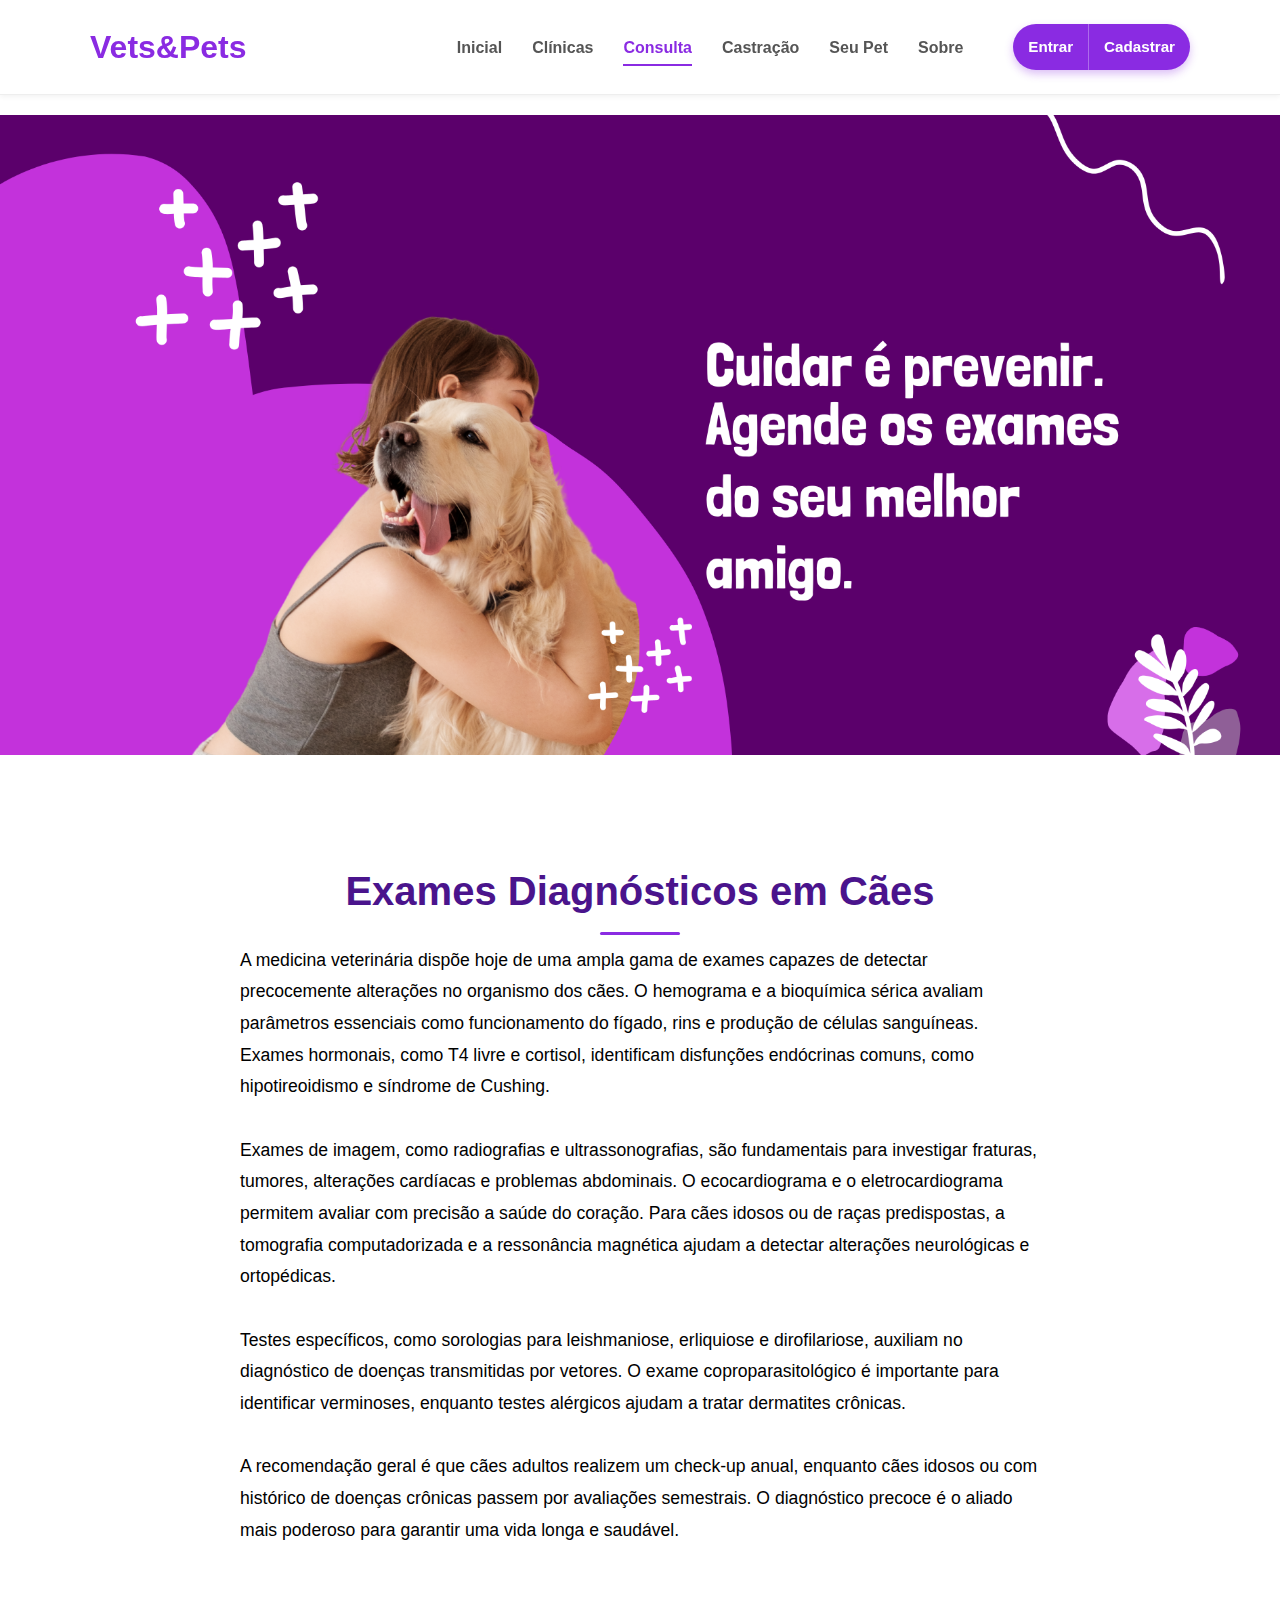
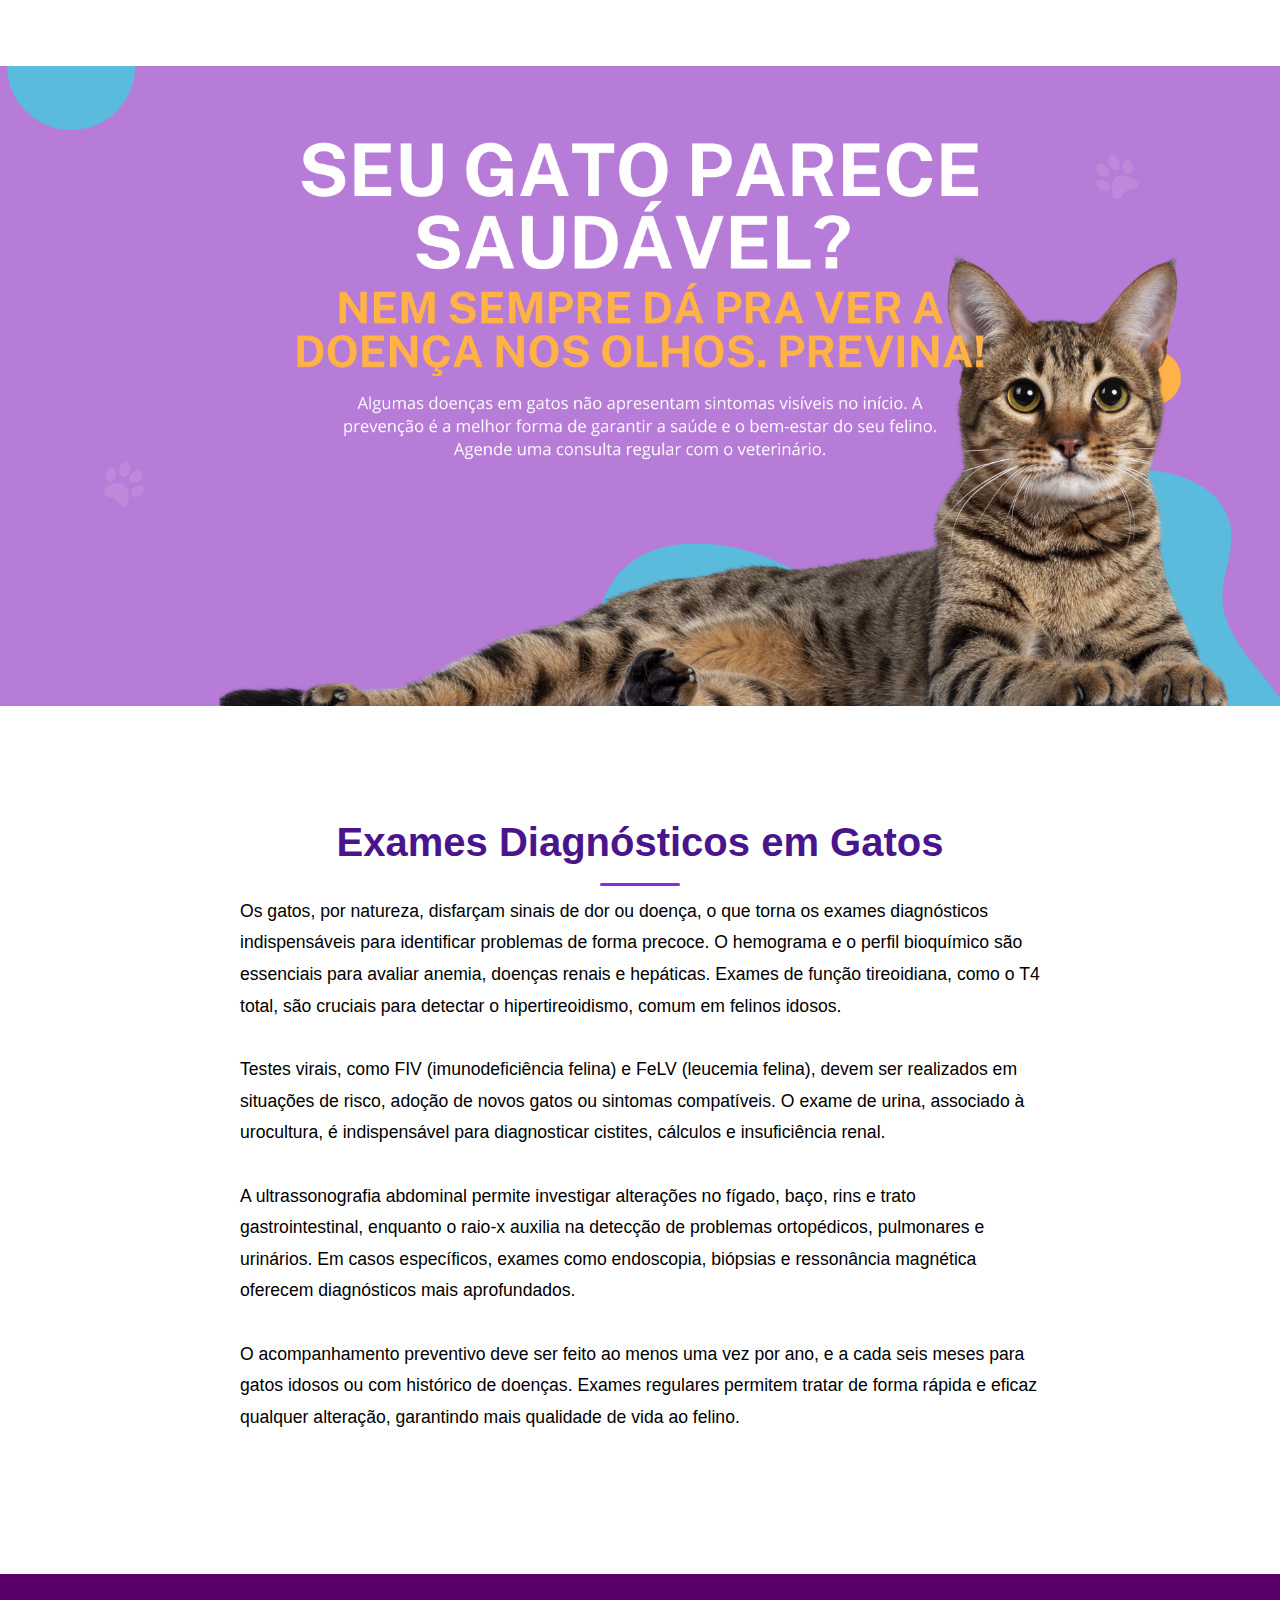
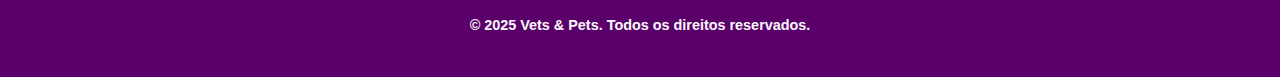
<file: exames.html>
<!DOCTYPE html>
<html lang="pt-BR">
<head>
    <meta charset="UTF-8">
    <meta name="viewport" content="width=device-width, initial-scale=1.0">
    <title>Vets&Pets</title>
    <link rel="stylesheet" href="css/style.css">
</head>
<body>

<header>
    <div class="container">
        <div class="logo">
            <h1 class="site-title">Vets&Pets</h1>
        </div>

        <nav>
            <ul>
                <li><a href="index.html#inicial">Inicial</a></li>
                <li><a href="index.html#NClinicas">Clínicas</a></li>
                <li><a href="consulta.html#consulta" class="nav-link active">Consulta</a></li>
                <li><a href="castracao.html#castracao">Castração</a></li>
                <li><a href="index.html#seu-pet">Seu Pet</a></li>
                <li><a href="index.html#sobre">Sobre</a></li>
            </ul>
        </nav>

        <div class="btn-group">
            <a href="login.html" class="btn-login-link">Entrar</a>
            <a href="cadastro.html" class="btn-register-link">Cadastrar</a>
        </div>
    </div>
</header>

    
<center>
    <img src="imagens/examescachorros.png" style="margin-top: 20px; width: 100%; height: auto;">
</center>    

<section id="consulta">
    <div class="content-section">
        <h2>Exames Diagnósticos em Cães</h2>
<p style="text-align: left; color: black;">            A medicina veterinária dispõe hoje de uma ampla gama de exames capazes de detectar precocemente alterações no organismo dos cães. O hemograma e a bioquímica sérica avaliam parâmetros essenciais como funcionamento do fígado, rins e produção de células sanguíneas. Exames hormonais, como T4 livre e cortisol, identificam disfunções endócrinas comuns, como hipotireoidismo e síndrome de Cushing.
            <br><br>
            Exames de imagem, como radiografias e ultrassonografias, são fundamentais para investigar fraturas, tumores, alterações cardíacas e problemas abdominais. O ecocardiograma e o eletrocardiograma permitem avaliar com precisão a saúde do coração. Para cães idosos ou de raças predispostas, a tomografia computadorizada e a ressonância magnética ajudam a detectar alterações neurológicas e ortopédicas.
            <br><br>
            Testes específicos, como sorologias para leishmaniose, erliquiose e dirofilariose, auxiliam no diagnóstico de doenças transmitidas por vetores. O exame coproparasitológico é importante para identificar verminoses, enquanto testes alérgicos ajudam a tratar dermatites crônicas.
            <br><br>
            A recomendação geral é que cães adultos realizem um check-up anual, enquanto cães idosos ou com histórico de doenças crônicas passem por avaliações semestrais. O diagnóstico precoce é o aliado mais poderoso para garantir uma vida longa e saudável.
        </p>
    </div>
</section>

<img src="imagens/examesgatos.png" style="width: 100%;">

<section id="consulta">
    <div class="content-section">
        <h2>Exames Diagnósticos em Gatos</h2>
<p style="text-align: left; color: black;">            Os gatos, por natureza, disfarçam sinais de dor ou doença, o que torna os exames diagnósticos indispensáveis para identificar problemas de forma precoce. O hemograma e o perfil bioquímico são essenciais para avaliar anemia, doenças renais e hepáticas. Exames de função tireoidiana, como o T4 total, são cruciais para detectar o hipertireoidismo, comum em felinos idosos.
            <br><br>
            Testes virais, como FIV (imunodeficiência felina) e FeLV (leucemia felina), devem ser realizados em situações de risco, adoção de novos gatos ou sintomas compatíveis. O exame de urina, associado à urocultura, é indispensável para diagnosticar cistites, cálculos e insuficiência renal.
            <br><br>
            A ultrassonografia abdominal permite investigar alterações no fígado, baço, rins e trato gastrointestinal, enquanto o raio-x auxilia na detecção de problemas ortopédicos, pulmonares e urinários. Em casos específicos, exames como endoscopia, biópsias e ressonância magnética oferecem diagnósticos mais aprofundados.
            <br><br>
            O acompanhamento preventivo deve ser feito ao menos uma vez por ano, e a cada seis meses para gatos idosos ou com histórico de doenças. Exames regulares permitem tratar de forma rápida e eficaz qualquer alteração, garantindo mais qualidade de vida ao felino.
        </p>
    </div>
</section>

  <footer>
        <div class="container">
            <strong><p>&copy; 2025 Vets & Pets. Todos os direitos reservados.</p></strong>
        </div>
    </footer>

</body>
</html>
</file>
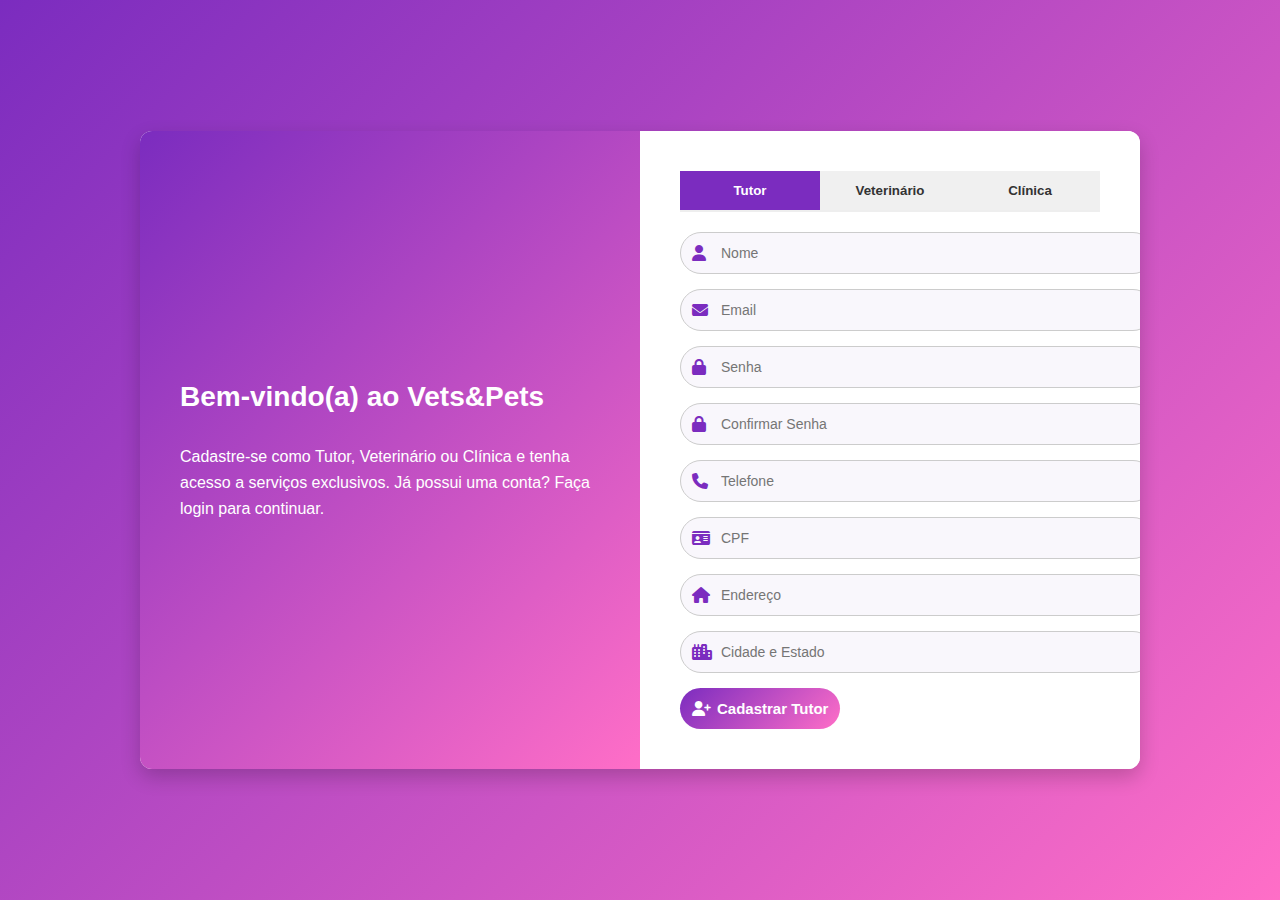
<file: indecadastro.html>
<!DOCTYPE html>
<html lang="pt-BR">
<head>
  <meta charset="UTF-8">
  <meta name="viewport" content="width=device-width, initial-scale=1.0">
  <title>Cadastro</title>
  <link rel="stylesheet" href="https://cdnjs.cloudflare.com/ajax/libs/font-awesome/6.5.0/css/all.min.css">
  <style>
    body {
      margin: 0;
      font-family: 'Arial', sans-serif;
      background: linear-gradient(135deg, #7b2cbf, #ff6ec7);
      display: flex;
      justify-content: center;
      align-items: center;
      min-height: 100vh;
    }
    .wrapper {
      display: flex;
      width: 90%;
      max-width: 1000px;
      background: #fff;
      border-radius: 12px;
      overflow: hidden;
      box-shadow: 0 8px 20px rgba(0,0,0,0.2);
    }
    .left {
      flex: 1;
      background: linear-gradient(135deg, #7b2cbf, #ff6ec7);
      color: white;
      padding: 40px;
      display: flex;
      flex-direction: column;
      justify-content: center;
    }
    .left h1 {
      font-size: 28px;
      margin-bottom: 15px;
    }
    .left p {
      font-size: 16px;
      line-height: 1.6;
    }
    .right {
      flex: 1;
      padding: 40px;
      background: #fff;
    }
    .tabs {
      display: flex;
      margin-bottom: 20px;
      border-bottom: 2px solid #eee;
    }
    .tabs button {
      flex: 1;
      padding: 12px;
      border: none;
      background: #f0f0f0;
      color: #333;
      font-weight: bold;
      cursor: pointer;
      transition: 0.3s;
    }
    .tabs button.active {
      background: #7b2cbf;
      color: #fff;
    }
    .tab-content {
      display: none;
      animation: fadeIn 0.3s ease-in-out;
    }
    .tab-content.active {
      display: block;
    }
    .input-group {
      position: relative;
      margin-bottom: 15px;
    }
    .input-group i {
      position: absolute;
      top: 50%;
      left: 12px;
      transform: translateY(-50%);
      color: #7b2cbf;
    }
    .input-group input {
      width: 100%;
      padding: 12px 12px 12px 40px;
      border: 1px solid #ccc;
      border-radius: 30px;
      font-size: 14px;
      background: #f9f7fc;
    }
    form button {
      padding: 12px;
      background: linear-gradient(135deg, #7b2cbf, #ff6ec7);
      border: none;
      border-radius: 30px;
      color: #fff;
      font-size: 15px;
      font-weight: bold;
      cursor: pointer;
      transition: opacity 0.3s;
    }
    form button i {
      margin-right: 6px;
    }
    form button:hover {
      opacity: 0.9;
    }
    @keyframes fadeIn {
      from {opacity: 0;}
      to {opacity: 1;}
    }
  </style>
</head>
<body>
  <div class="wrapper">
    <div class="left">
      <h1>Bem-vindo(a) ao Vets&Pets</h1>
      <p>Cadastre-se como Tutor, Veterinário ou Clínica e tenha acesso a serviços exclusivos. Já possui uma conta? Faça login para continuar.</p>
    </div>

    <div class="right">
      <div class="tabs">
        <button class="tab-link active" onclick="openTab(event, 'tutor')">Tutor</button>
        <button class="tab-link" onclick="openTab(event, 'veterinario')">Veterinário</button>
        <button class="tab-link" onclick="openTab(event, 'clinica')">Clínica</button>
      </div>

      <!-- Cadastro Tutor -->
      <div id="tutor" class="tab-content active">
        <form>
          <div class="input-group"><i class="fa fa-user"></i><input type="text" placeholder="Nome"></div>
          <div class="input-group"><i class="fa fa-envelope"></i><input type="email" placeholder="Email"></div>
          <div class="input-group"><i class="fa fa-lock"></i><input type="password" placeholder="Senha"></div>
          <div class="input-group"><i class="fa fa-lock"></i><input type="password" placeholder="Confirmar Senha"></div>
          <div class="input-group"><i class="fa fa-phone"></i><input type="text" placeholder="Telefone"></div>
          <div class="input-group"><i class="fa fa-id-card"></i><input type="text" placeholder="CPF"></div>
          <div class="input-group"><i class="fa fa-home"></i><input type="text" placeholder="Endereço"></div>
          <div class="input-group"><i class="fa fa-city"></i><input type="text" placeholder="Cidade e Estado"></div>
          <button><i class="fa fa-user-plus"></i>Cadastrar Tutor</button>
        </form>
      </div>

      <!-- Cadastro Veterinário -->
      <div id="veterinario" class="tab-content">
        <form>
          <div class="input-group"><i class="fa fa-user-md"></i><input type="text" placeholder="Nome"></div>
          <div class="input-group"><i class="fa fa-envelope"></i><input type="email" placeholder="Email"></div>
          <div class="input-group"><i class="fa fa-lock"></i><input type="password" placeholder="Senha"></div>
          <div class="input-group"><i class="fa fa-lock"></i><input type="password" placeholder="Confirmar Senha"></div>
          <div class="input-group"><i class="fa fa-phone"></i><input type="text" placeholder="Telefone"></div>
          <div class="input-group"><i class="fa fa-id-card"></i><input type="text" placeholder="CPF"></div>
          <div class="input-group"><i class="fa fa-home"></i><input type="text" placeholder="Endereço"></div>
          <div class="input-group"><i class="fa fa-city"></i><input type="text" placeholder="Cidade e Estado"></div>
          <div class="input-group"><i class="fa fa-certificate"></i><input type="text" placeholder="CRMV"></div>
          <div class="input-group"><i class="fa fa-clinic-medical"></i><input type="text" placeholder="Clínica Filiada"></div>
          <button><i class="fa fa-user-plus"></i>Cadastrar Veterinário</button>
        </form>
      </div>

      <!-- Cadastro Clínica -->
      <div id="clinica" class="tab-content">
        <form>
          <div class="input-group"><i class="fa fa-hospital"></i><input type="text" placeholder="Nome da Clínica"></div>
          <div class="input-group"><i class="fa fa-envelope"></i><input type="email" placeholder="Email"></div>
          <div class="input-group"><i class="fa fa-lock"></i><input type="password" placeholder="Senha"></div>
          <div class="input-group"><i class="fa fa-lock"></i><input type="password" placeholder="Confirmar Senha"></div>
          <div class="input-group"><i class="fa fa-phone"></i><input type="text" placeholder="Telefone"></div>
          <div class="input-group"><i class="fa fa-id-badge"></i><input type="text" placeholder="Código de Registro"></div>
          <div class="input-group"><i class="fa fa-home"></i><input type="text" placeholder="Endereço"></div>
          <div class="input-group"><i class="fa fa-city"></i><input type="text" placeholder="Cidade e Estado"></div>
          <button><i class="fa fa-user-plus"></i>Cadastrar Clínica</button>
        </form>
      </div>

    
    </div>
  </div>

  <script>
    function openTab(evt, tabName) {
      var i, tabcontent, tablinks;
      tabcontent = document.getElementsByClassName("tab-content");
      for (i = 0; i < tabcontent.length; i++) {
        tabcontent[i].style.display = "none";
      }
      tablinks = document.getElementsByClassName("tab-link");
      for (i = 0; i < tablinks.length; i++) {
        tablinks[i].className = tablinks[i].className.replace(" active", "");
      }
      document.getElementById(tabName).style.display = "block";
      evt.currentTarget.className += " active";
    }

    document.addEventListener("DOMContentLoaded", () => {
      document.getElementById("tutor").style.display = "block";
    });
  </script>
</body>
</html>
</file>
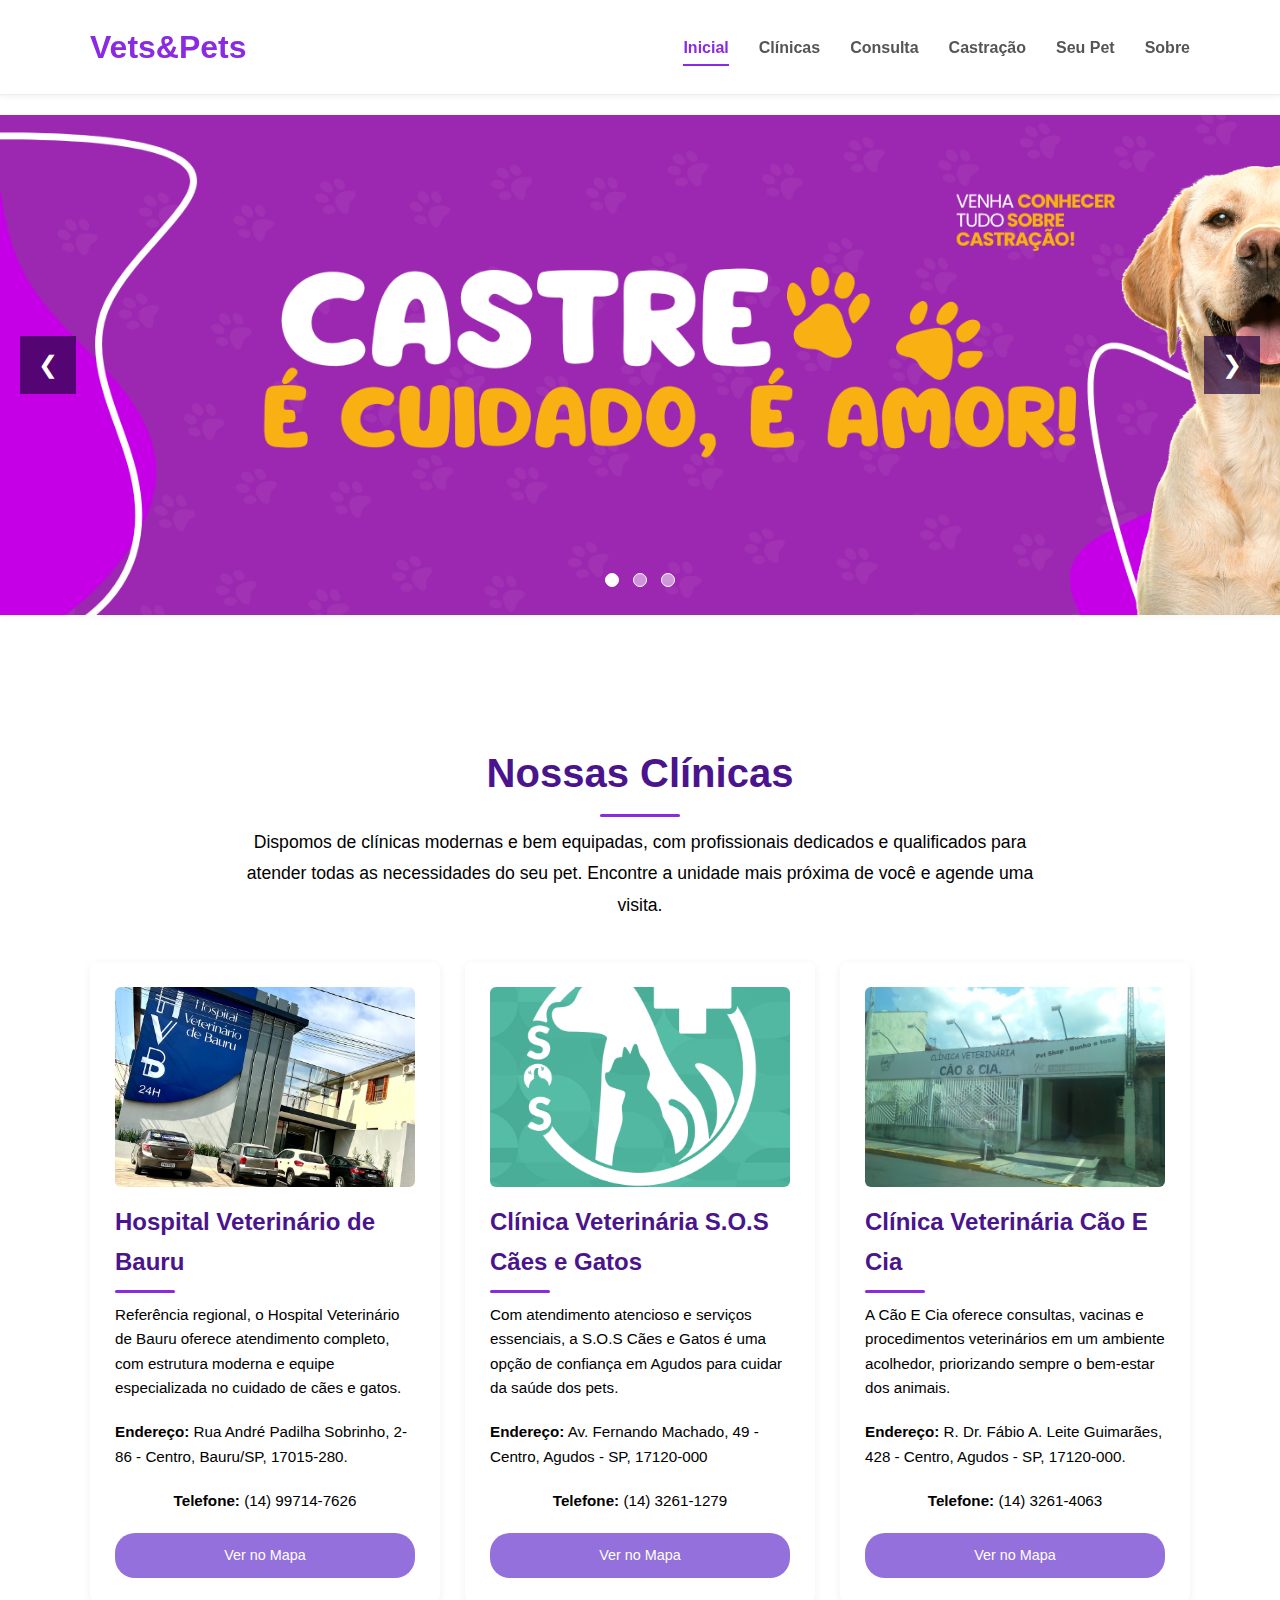
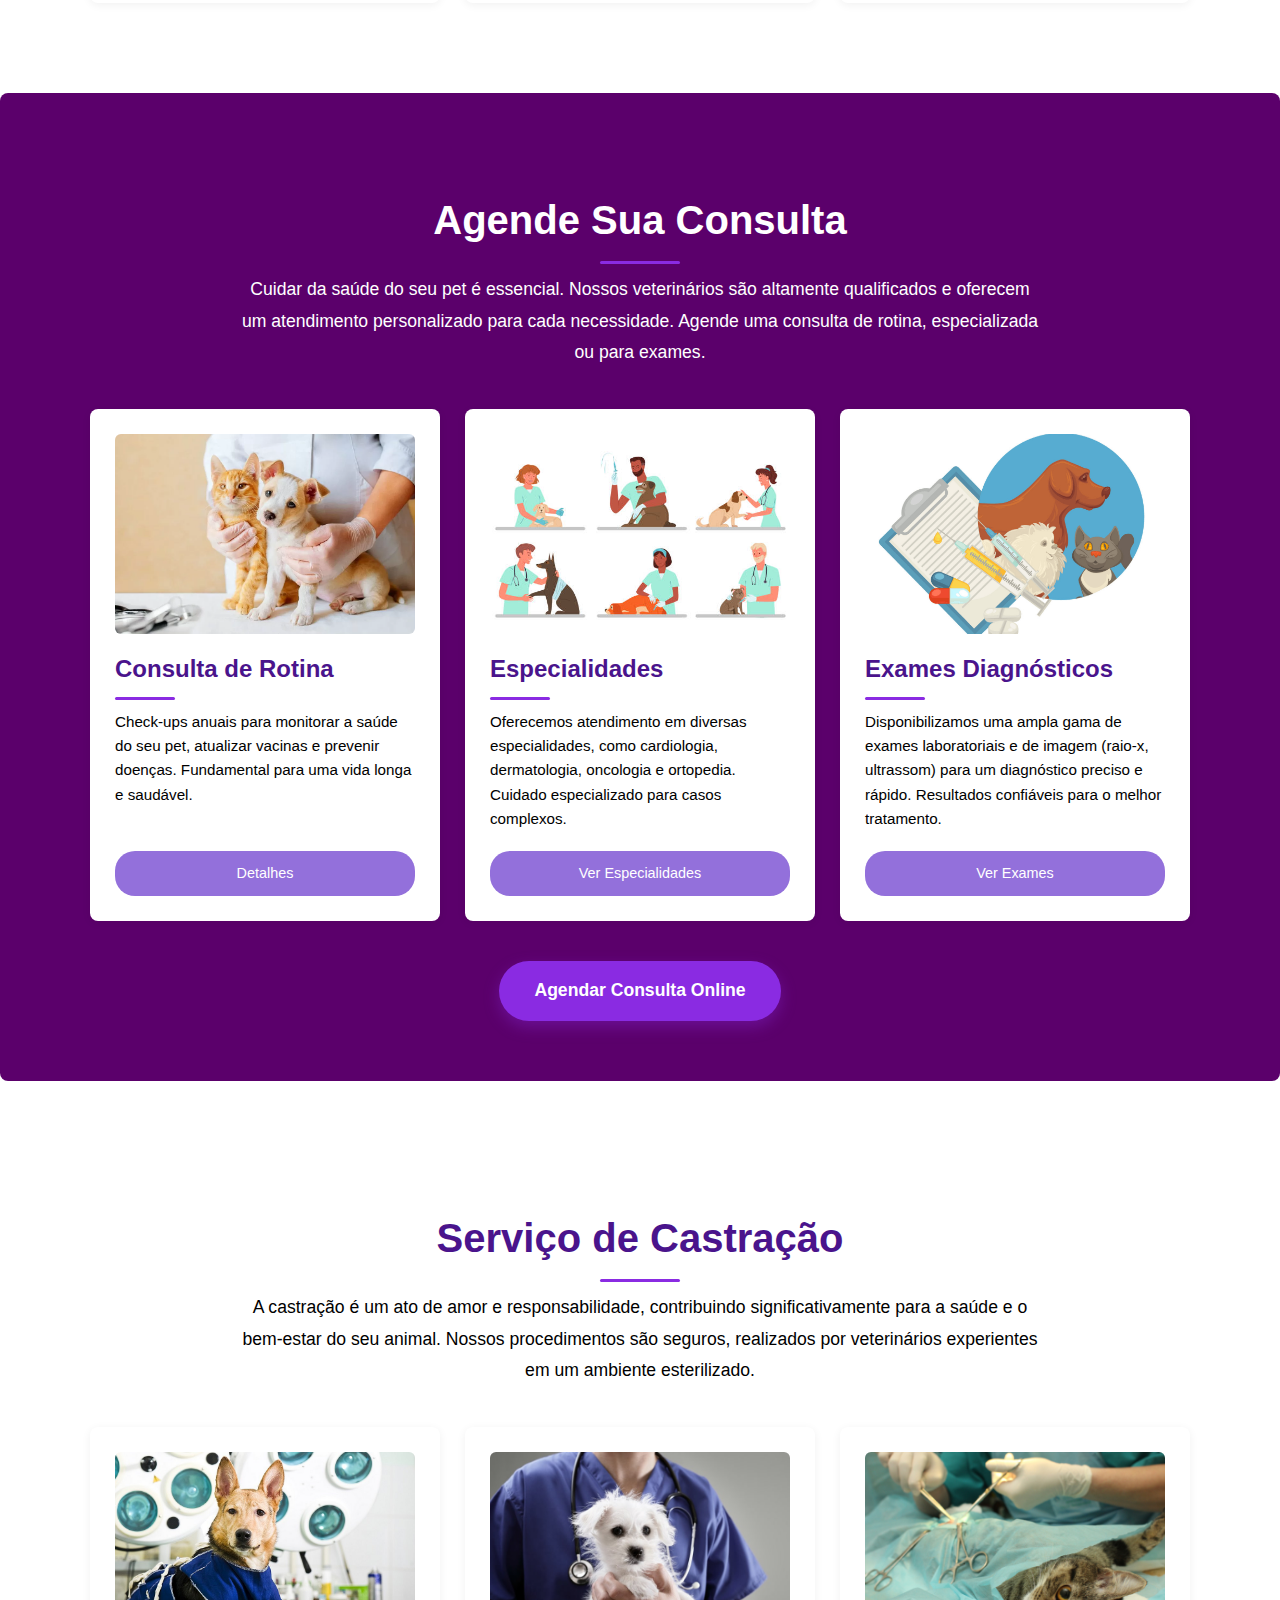
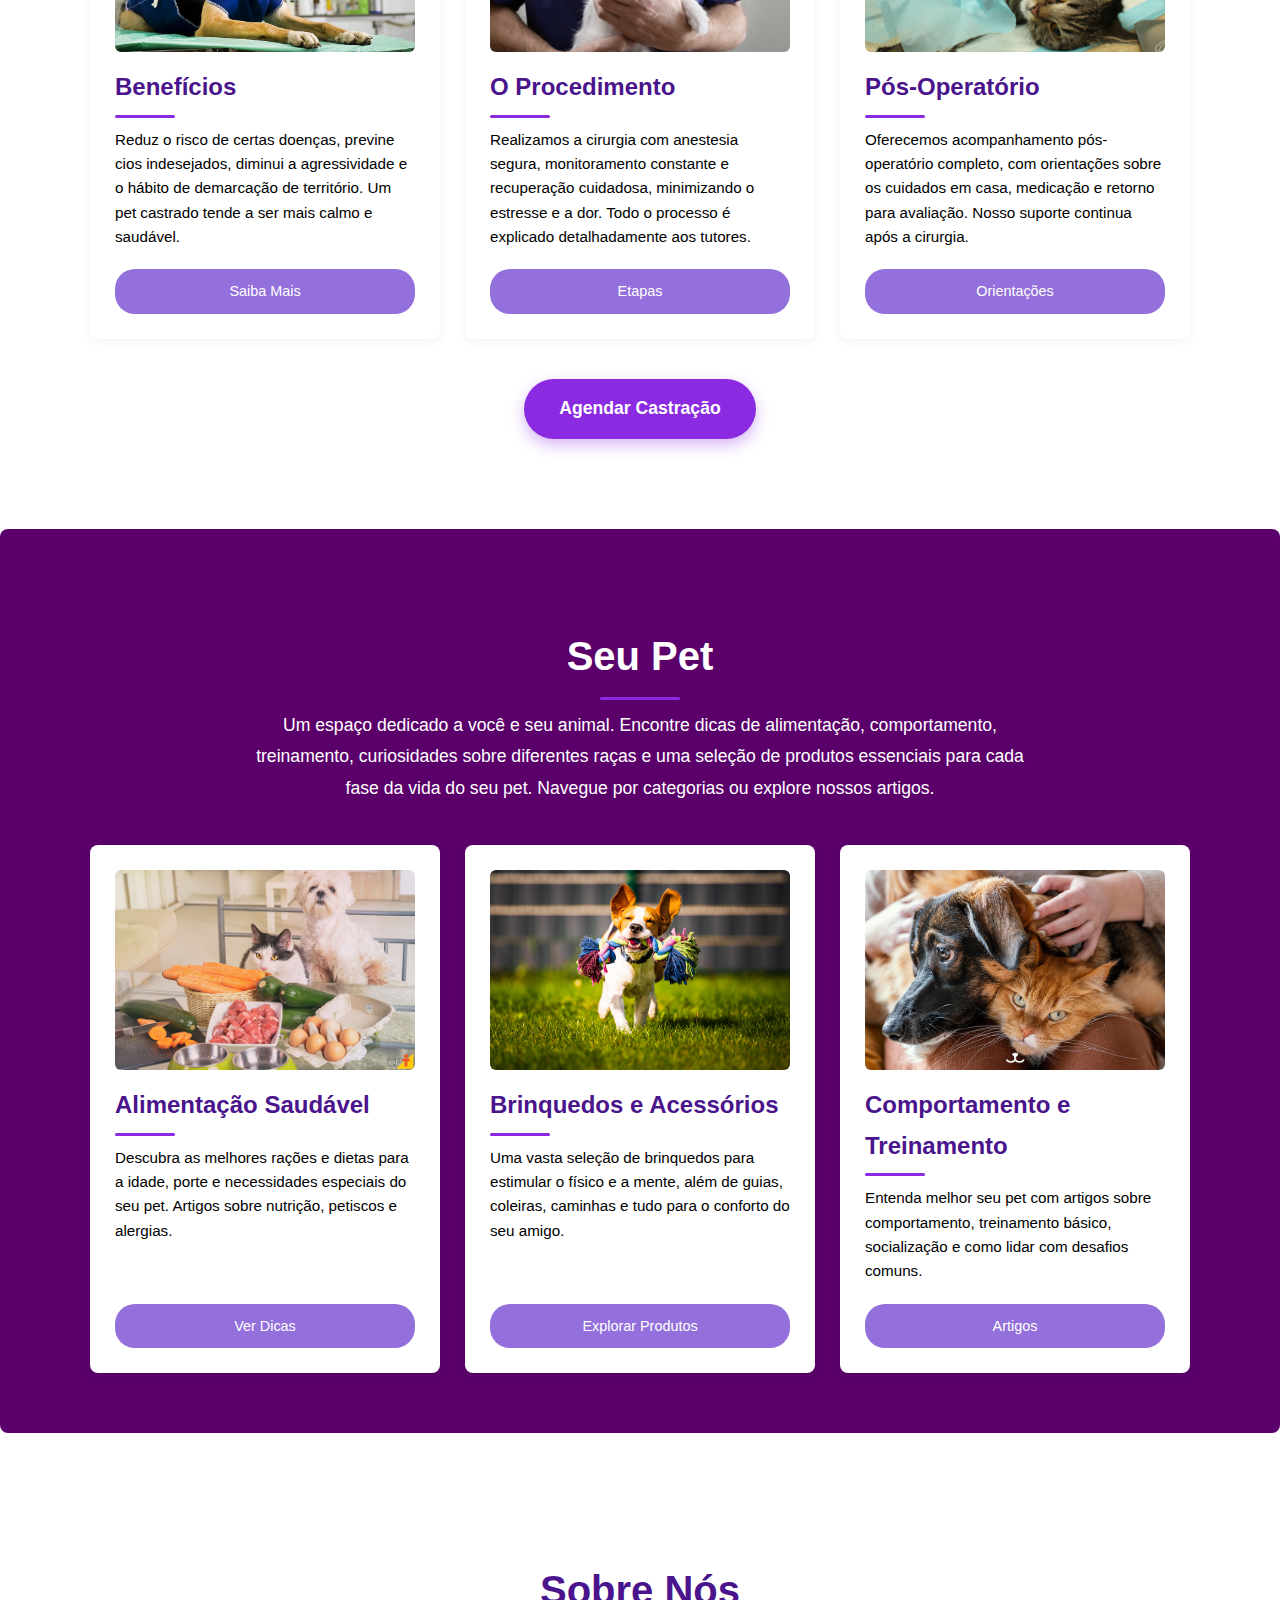
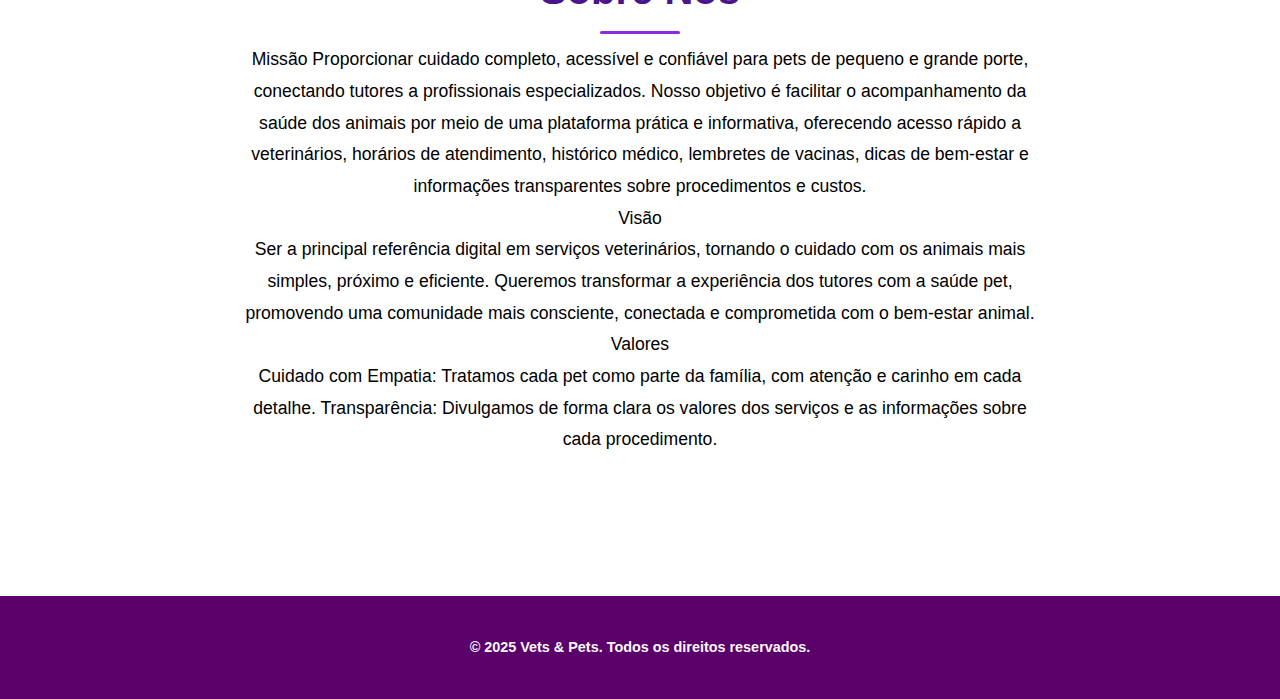
<file: index2.html>
<!DOCTYPE html>
<html lang="pt-BR">
<head>
    <meta charset="UTF-8">
    <meta name="viewport" content="width=device-width, initial-scale=1.0">
    <title>Vets&Pets</title>
    <link rel="stylesheet" href="css/style.css">
</head>
<body>

    <header>
        <div class="container">
            <div class="logo">
            <h1 class="site-title">Vets&Pets</h1>
            </div>
            <nav>
                <ul>
                    <li><a href="#inicial" class="nav-link active">Inicial</a></li>
                    <li><a href="#NClinicas" class="nav-link">Clínicas</a></li>
                    <li><a href="#consulta" class="nav-link">Consulta</a></li>
                    <li><a href="#castracao" class="nav-link">Castração</a></li>
                    <li><a href="#seu-pet" class="nav-link">Seu Pet</a></li>
                    <li><a href="#sobre" class="nav-link">Sobre</a></li>
                </ul>
            </nav>
        </div>
    </header>
    
    <main>
        <section id="inicial" class="carousel-section">
            <div class="carousel-container">
                <div class="carousel-slide" style="background-image: url('imagens/carrossel1.png');">
                 
                </div>
                <div class="carousel-slide" style="background-image: url('imagens/carrosel2.png');">
                    
                </div>
                <div class="carousel-slide" style="background-image: url('imagens/carrossel3.png');">
                    
                </div>
            </div>
            <button class="carousel-nav prev">&#10094;</button>
            <button class="carousel-nav next">&#10095;</button>
            <div class="carousel-dots">
                <span class="dot active"></span>
                <span class="dot"></span>
                <span class="dot"></span>
            </div>
        </section>

      <section id="clinicas" class="content-section">
    <div class="container">
        <h2 id="NClinicas">Nossas Clínicas</h2>
        <p style="color: black;">
            Dispomos de clínicas modernas e bem equipadas, com profissionais dedicados e qualificados para atender todas as necessidades do seu pet.
            Encontre a unidade mais próxima de você e agende uma visita.
        </p>
        
        <div class="info-grid">

            <!-- Hospital Veterinário de Bauru -->
            <div class="grid-item">
                <img src="imagens/clinica2.png" alt="Clínica Centro">
                <h3>Hospital Veterinário de Bauru</h3>
                <p style="color: black;">
                    Referência regional, o Hospital Veterinário de Bauru oferece atendimento completo, com estrutura moderna e equipe especializada no cuidado de cães e gatos.
                </p>
                <p style="color: black;"><strong>Endereço:</strong> Rua André Padilha Sobrinho, 2-86 - Centro, Bauru/SP, 17015-280.</p>
                <p style="color: black;"><strong>Telefone:</strong> (14) 99714-7626</p>
                <a href="https://www.google.com/maps?q=Rua+André+Padilha+Sobrinho,+2-86,+Bauru,+SP" 
                   target="_blank" class="btn-small">Ver no Mapa</a>
            </div>

            <!-- Clínica Veterinária S.O.S Cães e Gatos -->
            <div class="grid-item">
                <img src="imagens/clinica3.png" alt="Clínica Zona Norte">
                <h3>Clínica Veterinária S.O.S Cães e Gatos</h3>
                <p style="color: black;">
                    Com atendimento atencioso e serviços essenciais, a S.O.S Cães e Gatos é uma opção de confiança em Agudos para cuidar da saúde dos pets.
                </p>
                <p style="color: black;"><strong>Endereço:</strong> Av. Fernando Machado, 49 - Centro, Agudos - SP, 17120-000</p>
                <p style="color: black;"><strong>Telefone:</strong> (14) 3261-1279</p>
                <a href="https://www.google.com/maps?q=Av.+Fernando+Machado,+49,+Agudos,+SP" 
                   target="_blank" class="btn-small">Ver no Mapa</a>
            </div>

            <!-- Clínica Veterinária Cão e Cia -->
            <div class="grid-item">
                <img src="imagens/clinica1.png" alt="Clínica Zona Sul">
                <h3>Clínica Veterinária Cão E Cia</h3>
                <p style="color: black;">
                    A Cão E Cia oferece consultas, vacinas e procedimentos veterinários em um ambiente acolhedor, priorizando sempre o bem-estar dos animais.
                </p>
                <p style="color: black;"><strong>Endereço:</strong> R. Dr. Fábio A. Leite Guimarães, 428 - Centro, Agudos - SP, 17120-000.</p>
                <p style="color: black;"><strong>Telefone:</strong> (14) 3261-4063</p>
                <a href="https://www.google.com/maps?q=R.+Dr.+Fábio+A.+Leite+Guimarães,+428,+Agudos,+SP" 
                   target="_blank" class="btn-small">Ver no Mapa</a>
            </div>

        </div>
    </div>
</section>



        <section id="consulta" class="content-section roxo">
            <div class="container">
                <h2 style="color: white;">Agende Sua Consulta</h2>
                <p style="color: white;">Cuidar da saúde do seu pet é essencial. Nossos veterinários são altamente qualificados e oferecem um atendimento personalizado para cada necessidade. Agende uma consulta de rotina, especializada ou para exames.</p>
                <div class="info-grid">
                    <div class="grid-item">
                        <img src="imagens/caesegatos.png" alt="Consulta de Rotina">
                        <h3>Consulta de Rotina</h3>
                        <p>Check-ups anuais para monitorar a saúde do seu pet, atualizar vacinas e prevenir doenças. Fundamental para uma vida longa e saudável.</p>
                        <a href="consulta.html" class="btn-small">Detalhes</a>
                    </div>
                    <div class="grid-item">
                        <img src="imagens/especialidade.png" alt="Especialidades Veterinárias">
                        <h3>Especialidades</h3>
                        <p>Oferecemos atendimento em diversas especialidades, como cardiologia, dermatologia, oncologia e ortopedia. Cuidado especializado para casos complexos.</p>
                        <a href="especialidade.html" class="btn-small">Ver Especialidades</a>
                    </div>
                    <div class="grid-item">
                        <img src="imagens/exames.png" alt="Exames Diagnósticos">
                        <h3>Exames Diagnósticos</h3>
                        <p>Disponibilizamos uma ampla gama de exames laboratoriais e de imagem (raio-x, ultrassom) para um diagnóstico preciso e rápido. Resultados confiáveis para o melhor tratamento.</p>
                        <a href="exames.html" class="btn-small">Ver Exames</a>
                    </div>
                </div>
                <a href="#" class="btn" style="margin-top: 40px;">Agendar Consulta Online</a>
            </div>
        </section>
   

        <section id="castracao" class="content-section">
            <div class="container">
                <h2>Serviço de Castração</h2>
                <p style="color: black;">A castração é um ato de amor e responsabilidade, contribuindo significativamente para a saúde e o bem-estar do seu animal. Nossos procedimentos são seguros, realizados por veterinários experientes em um ambiente esterilizado.</p>
                <div class="info-grid">
                    <div class="grid-item">
                        <img src="imagens/cast1.png" alt="Benefícios da Castração">
                        <h3>Benefícios</h3>
                        <p style="color: black;">Reduz o risco de certas doenças, previne cios indesejados, diminui a agressividade e o hábito de demarcação de território. Um pet castrado tende a ser mais calmo e saudável.</p>
                        <a href="benificios.html" class="btn-small">Saiba Mais</a>
                    </div>
                    <div class="grid-item">
                        <img src="imagens/cast2.png" alt="O Procedimento">
                        <h3>O Procedimento</h3>
                        <p style="color: black;">Realizamos a cirurgia com anestesia segura, monitoramento constante e recuperação cuidadosa, minimizando o estresse e a dor. Todo o processo é explicado detalhadamente aos tutores.</p>
                        <a href="procedimento.html" class="btn-small">Etapas</a>
                    </div>
                    <div class="grid-item">
                        <img src="imagens/cast3.png" alt="Pós-Operatório">
                        <h3>Pós-Operatório</h3>
                        <p style="color: black;">Oferecemos acompanhamento pós-operatório completo, com orientações sobre os cuidados em casa, medicação e retorno para avaliação. Nosso suporte continua após a cirurgia.</p>
                        <a href="operatorio.html" class="btn-small">Orientações</a>
                    </div>
                </div>
                <a href="castracao.html" class="btn" style="margin-top: 40px;">Agendar Castração </a>
            </div>
        </section>

        <section id="seu-pet" class="content-section roxo">
            <div class="container">
                <h2 style="color: white;">Seu Pet</h2>
                <p style="color: white;">Um espaço dedicado a você e seu animal. Encontre dicas de alimentação, comportamento, treinamento, curiosidades sobre diferentes raças e uma seleção de produtos essenciais para cada fase da vida do seu pet. Navegue por categorias ou explore nossos artigos.</p>
                <div class="info-grid">
                    <div class="grid-item">
                        <img src="imagens/alimen1.png" alt="Alimentação Saudável">
                        <h3>Alimentação Saudável</h3>
                        <p>Descubra as melhores rações e dietas para a idade, porte e necessidades especiais do seu pet. Artigos sobre nutrição, petiscos e alergias.</p>
                        <a href="alimentação.html" class="btn-small">Ver Dicas</a>
                    </div>
                    <div class="grid-item">
                        <img src="imagens/alimen2.png" alt="Brinquedos e Acessórios">
                        <h3>Brinquedos e Acessórios</h3>
                        <p>Uma vasta seleção de brinquedos para estimular o físico e a mente, além de guias, coleiras, caminhas e tudo para o conforto do seu amigo.</p>
                        <a href="brinquedos.html" class="btn-small">Explorar Produtos</a>
                    </div>
                    <div class="grid-item">
                        <img src="imagens/alimen3.png" alt="Comportamento e Treinamento">
                        <h3>Comportamento e Treinamento</h3>
                        <p>Entenda melhor seu pet com artigos sobre comportamento, treinamento básico, socialização e como lidar com desafios comuns.</p>
                        <a href="comportamento.html" class="btn-small">Artigos</a>
                    </div>
                </div>
            </div>
        </section>

        <section id="sobre" class="content-section">
            <div class="container">
                <h2>Sobre Nós</h2>
                <p style="color: black;">Missão
                    Proporcionar cuidado completo, acessível e confiável para pets de pequeno e grande porte, conectando tutores
                    a profissionais especializados. Nosso objetivo é facilitar o acompanhamento da saúde dos animais por meio
                    de uma plataforma prática e informativa, oferecendo acesso rápido a veterinários, horários de atendimento,
                    histórico médico, lembretes de vacinas, dicas de bem-estar e informações transparentes sobre procedimentos
                    e custos.<br>
                    Visão<br>
                    Ser a principal referência digital em serviços veterinários, tornando o cuidado com os animais mais simples,
                    próximo e eficiente. Queremos transformar a experiência dos tutores com a saúde pet, promovendo uma
                    comunidade mais consciente, conectada e comprometida com o bem-estar animal.<br>
                    Valores<br>
                    Cuidado com Empatia: Tratamos cada pet como parte da família, com atenção e carinho em cada detalhe.
                    Transparência: Divulgamos de forma clara os valores dos serviços e as informações sobre cada procedimento.</p></div>
        </section>
    </main>

    <footer>
        <div class="container">
            <strong><p>&copy; 2025 Vets & Pets. Todos os direitos reservados.</p></strong>
        </div>
    </footer>

    <script>
        document.addEventListener('DOMContentLoaded', () => {
            // Lógica para o Carrossel
            const carouselContainer = document.querySelector('.carousel-container');
            const slides = document.querySelectorAll('.carousel-slide');
            const prevBtn = document.querySelector('.carousel-nav.prev');
            const nextBtn = document.querySelector('.carousel-nav.next');
            const dotsContainer = document.querySelector('.carousel-dots');
            const dots = document.querySelectorAll('.dot');
            let currentIndex = 0;
            let autoPlayInterval;

            const updateCarousel = () => {
                const offset = -currentIndex * 100;
                carouselContainer.style.transform = `translateX(${offset}%)`;

                // Atualizar pontos
                dots.forEach((dot, index) => {
                    dot.classList.toggle('active', index === currentIndex);
                });
            };

            const goToSlide = (index) => {
                currentIndex = index;
                if (currentIndex >= slides.length) {
                    currentIndex = 0;
                } else if (currentIndex < 0) {
                    currentIndex = slides.length - 1;
                }
                updateCarousel();
            };

            const nextSlide = () => {
                goToSlide(currentIndex + 1);
            };

            const prevSlide = () => {
                goToSlide(currentIndex - 1);
            };

            // Event Listeners para botões
            nextBtn.addEventListener('click', nextSlide);
            prevBtn.addEventListener('click', prevSlide);

            // Event Listeners para os pontos
            dots.forEach((dot, index) => {
                dot.addEventListener('click', () => goToSlide(index));
            });

            // Auto-play (opcional)
            const startAutoPlay = () => {
                autoPlayInterval = setInterval(nextSlide, 5000); // Mudar a cada 5 segundos
            };

            const stopAutoPlay = () => {
                clearInterval(autoPlayInterval);
            };

            // Pausar auto-play no hover
            carouselContainer.addEventListener('mouseenter', stopAutoPlay);
            carouselContainer.addEventListener('mouseleave', startAutoPlay);

            // Inicializar carrossel
            updateCarousel();
            startAutoPlay(); // Inicia o auto-play

            // Lógica para Destacar Link Ativo e Rolagem Suave
            const navLinks = document.querySelectorAll('nav ul li a.nav-link');
            const sections = document.querySelectorAll('main section');
            const headerHeight = document.querySelector('header').offsetHeight; // Altura do cabeçalho fixo

            const removeActiveClass = () => {
                navLinks.forEach(link => {
                    link.classList.remove('active');
                });
            };

            const addActiveClass = (id) => {
                const activeLink = document.querySelector(`nav ul li a[href="#${id}"]`);
                if (activeLink) {
                    removeActiveClass();
                    activeLink.classList.add('active');
                }
            };

            // Rolagem suave ao clicar nos links de navegação
            navLinks.forEach(anchor => {
                anchor.addEventListener('click', function (e) {
                    e.preventDefault();

                    const targetId = this.getAttribute('href').substring(1);
                    const targetSection = document.getElementById(targetId);

                    if (targetSection) {
                        window.scrollTo({
                            top: targetSection.offsetTop - (headerHeight + 20), // Ajuste para o cabeçalho fixo + um pequeno espaçamento
                            behavior: 'smooth'
                        });
                        // Não adiciona active aqui, deixa o IntersectionObserver fazer isso para evitar conflitos
                        // addActiveClass(targetId);
                    }
                });
            });

            // Observador para destacar link ativo ao rolar a página
            const observerOptions = {
                root: null,
                rootMargin: `-${headerHeight + 1}px 0px 0px 0px`, // Margem negativa para disparar quando a seção atinge o topo abaixo do header
                threshold: 0.3 // Destaca quando 30% da seção está visível abaixo do header
            };

            const sectionObserver = new IntersectionObserver((entries) => {
                entries.forEach(entry => {
                    if (entry.isIntersecting) {
                        addActiveClass(entry.target.id);
                    }
                });
            }, observerOptions);

            sections.forEach(section => {
                sectionObserver.observe(section);
            });

            // Adicionar 'active' na inicialização se já estiver nela
            const initialSection = document.getElementById('inicial');
            if (initialSection && initialSection.getBoundingClientRect().top < window.innerHeight) {
                addActiveClass('inicial');
            }
        });
    </script>
</body>
</html>
</file>
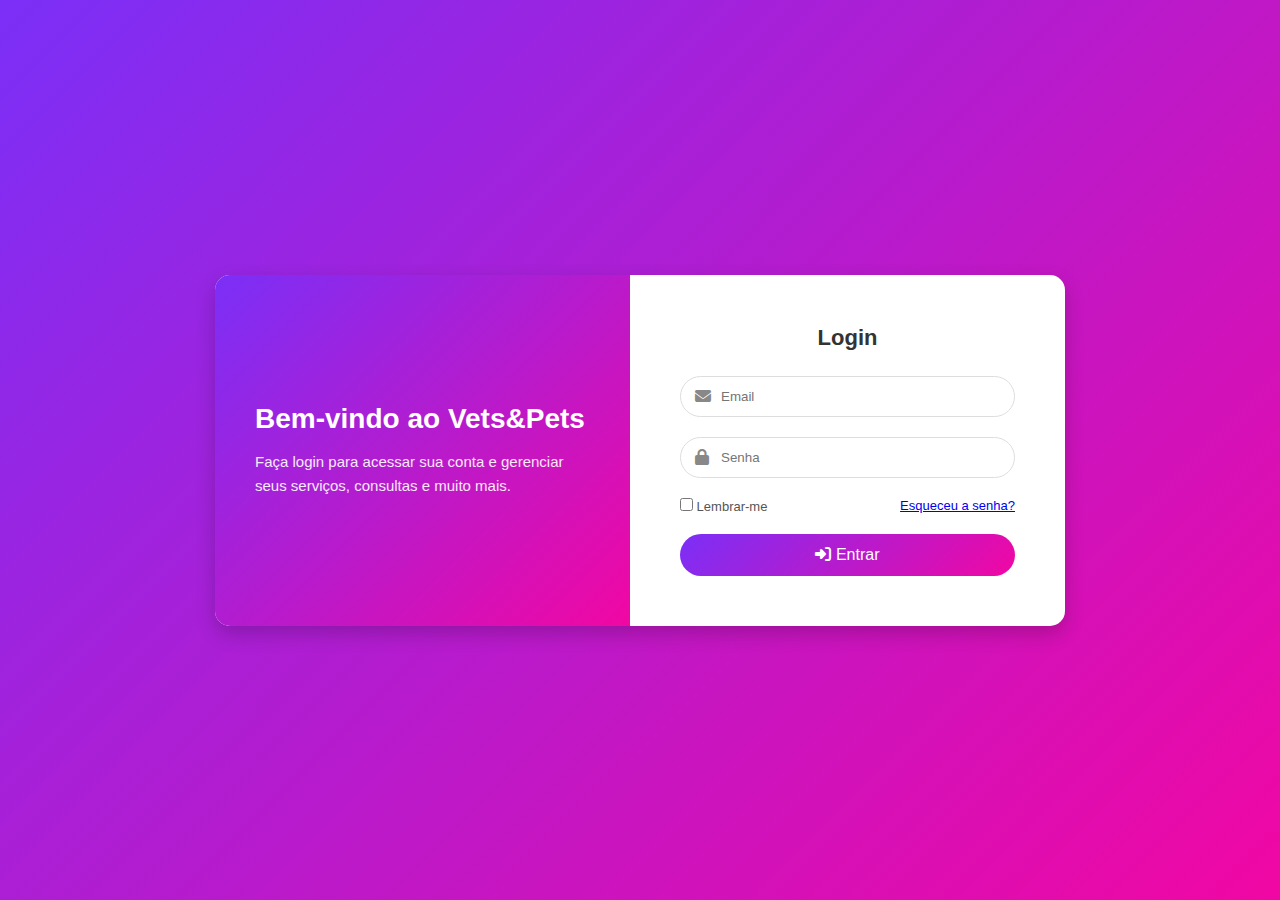
<file: indexlogin.html>
<!DOCTYPE html>
<html lang="pt-BR">
<head>
  <meta charset="UTF-8">
  <meta name="viewport" content="width=device-width, initial-scale=1.0">
  <title>Login</title>
  <link rel="stylesheet" href="https://cdnjs.cloudflare.com/ajax/libs/font-awesome/6.4.0/css/all.min.css">
  <style>
    * {
      margin: 0;
      padding: 0;
      box-sizing: border-box;
      font-family: 'Poppins', sans-serif;
    }

    body {
      display: flex;
      justify-content: center;
      align-items: center;
      height: 100vh;
      background: linear-gradient(135deg, #7b2ff7, #f107a3);
    }

    .login-container {
      display: flex;
      background: #fff;
      border-radius: 15px;
      box-shadow: 0 8px 20px rgba(0, 0, 0, 0.2);
      overflow: hidden;
      width: 850px;
      max-width: 95%;
    }

    .login-info {
      flex: 1;
      background: linear-gradient(135deg, #7b2ff7, #f107a3);
      color: white;
      display: flex;
      flex-direction: column;
      justify-content: center;
      padding: 40px;
    }

    .login-info h2 {
      font-size: 28px;
      margin-bottom: 15px;
    }

    .login-info p {
      font-size: 15px;
      line-height: 1.6;
      opacity: 0.9;
    }

    .login-form {
      flex: 1;
      padding: 50px;
      display: flex;
      flex-direction: column;
      justify-content: center;
    }

    .login-form h3 {
      margin-bottom: 25px;
      font-size: 22px;
      text-align: center;
      color: #333;
    }

    .input-group {
      position: relative;
      margin-bottom: 20px;
    }

    .input-group input {
      width: 100%;
      padding: 12px 40px;
      border: 1px solid #ddd;
      border-radius: 30px;
      outline: none;
      transition: 0.3s;
    }

    .input-group input:focus {
      border-color: #7b2ff7;
      box-shadow: 0 0 8px rgba(123, 47, 247, 0.3);
    }

    .input-group i {
      position: absolute;
      left: 15px;
      top: 50%;
      transform: translateY(-50%);
      color: #888;
    }

    .options {
      display: flex;
      justify-content: space-between;
      font-size: 13px;
      margin-bottom: 20px;
      color: #555;
    }

    .login-btn {
      width: 100%;
      padding: 12px;
      border: none;
      border-radius: 30px;
      background: linear-gradient(135deg, #7b2ff7, #f107a3);
      color: white;
      font-size: 16px;
      cursor: pointer;
      transition: 0.3s;
    }

    .login-btn:hover {
      opacity: 0.9;
    }
  </style>
</head>
<body>
  <div class="login-container">
    <div class="login-info">
      <h2>Bem-vindo ao Vets&Pets</h2>
      <p>Faça login para acessar sua conta e gerenciar seus serviços, consultas e muito mais.</p>
    </div>

    <form class="login-form">
      <h3>Login</h3>
      <div class="input-group">
        <i class="fas fa-envelope"></i>
        <input type="email" placeholder="Email" required>
      </div>
      <div class="input-group">
        <i class="fas fa-lock"></i>
        <input type="password" placeholder="Senha" required>
      </div>
      <div class="options">
        <label><input type="checkbox"> Lembrar-me</label>
        <a href="#">Esqueceu a senha?</a>
      </div>
      <button type="submit" class="login-btn"><i class="fas fa-sign-in-alt"></i> Entrar</button>
    </form>
  </div>
</body>
</html>
</file>
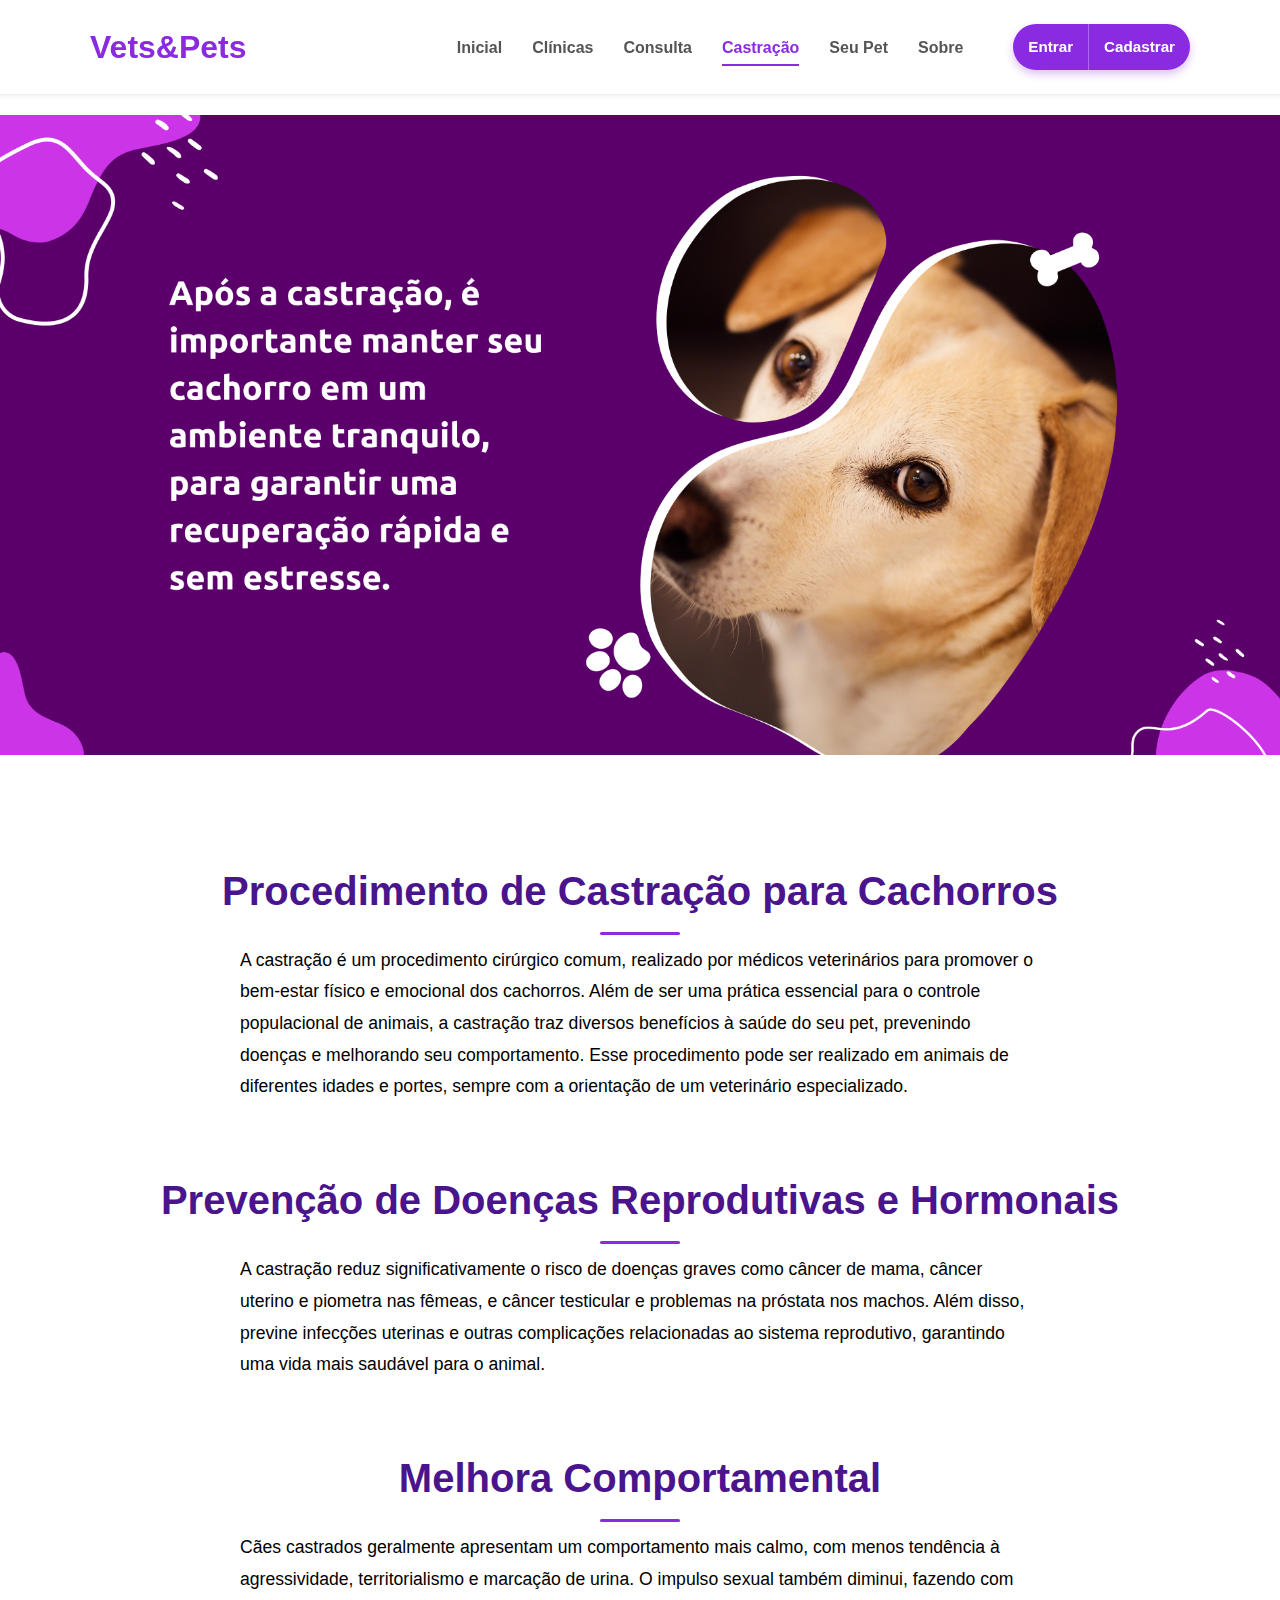
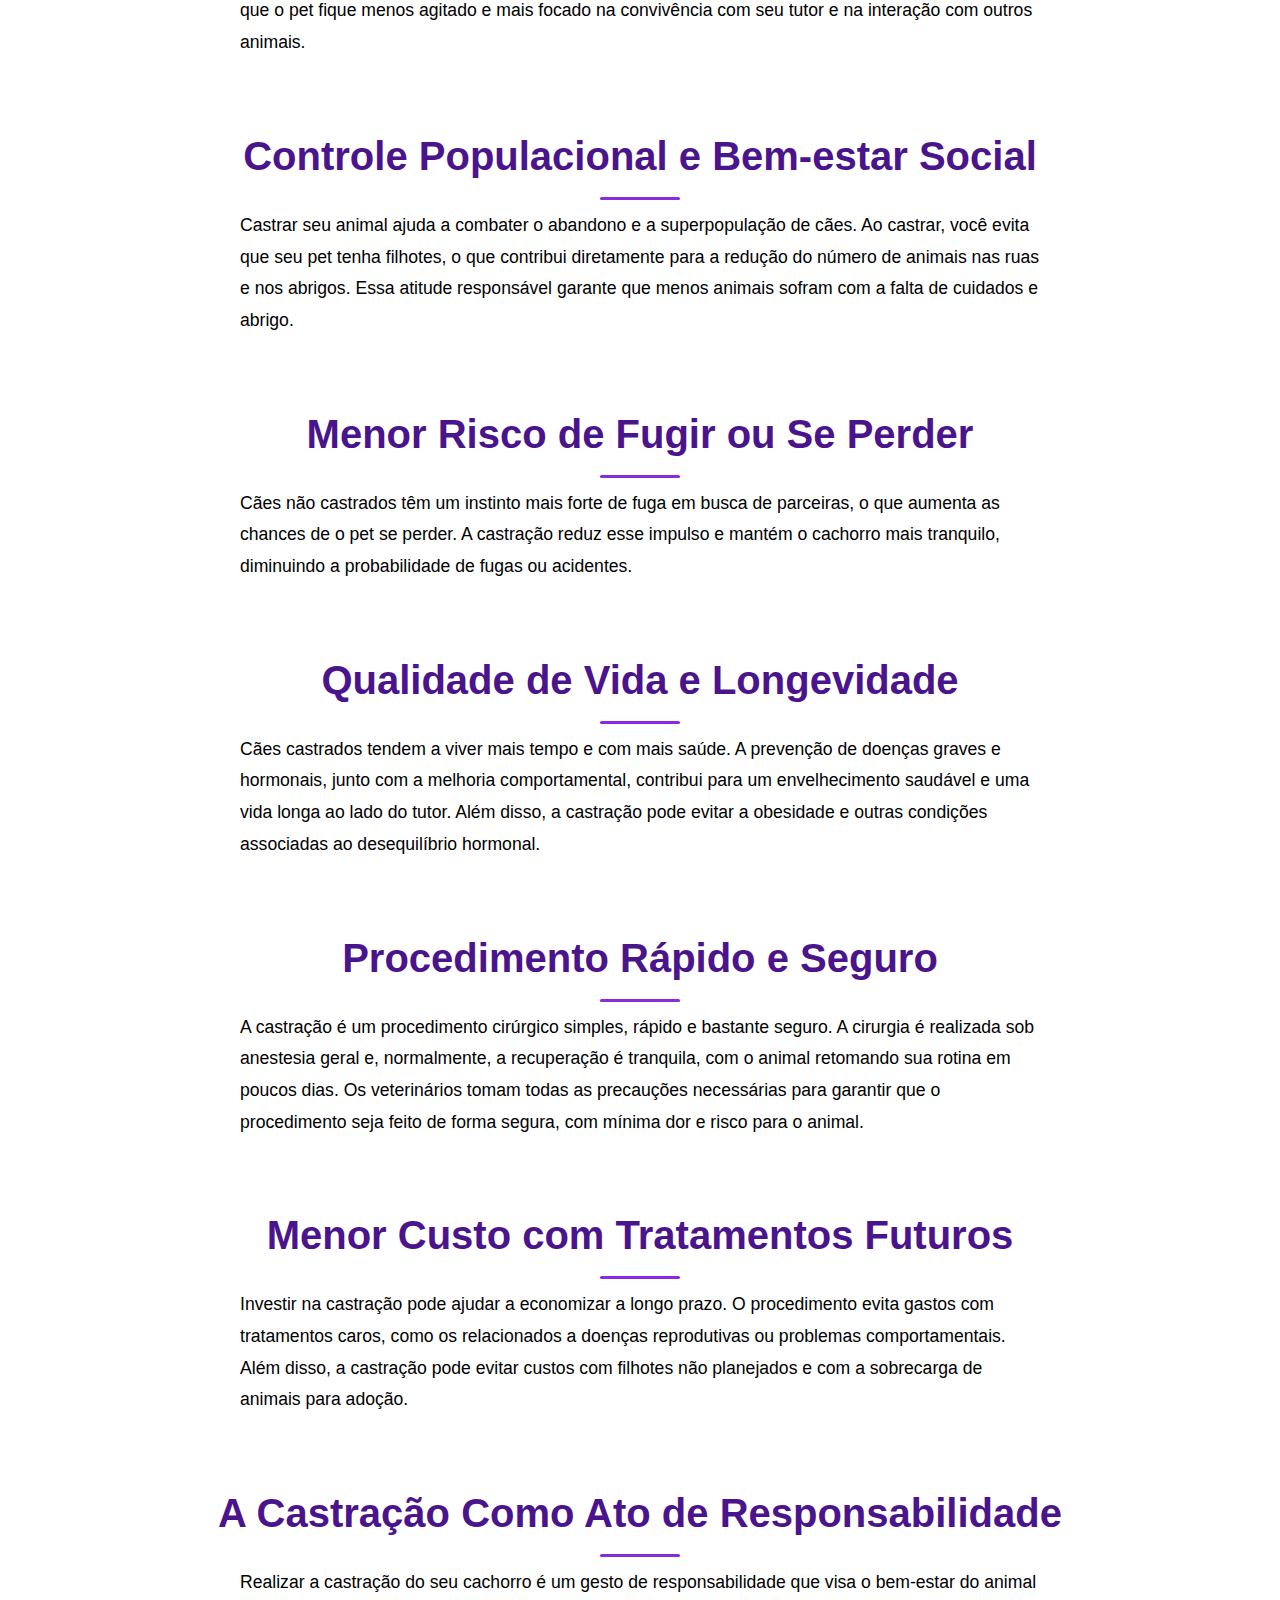
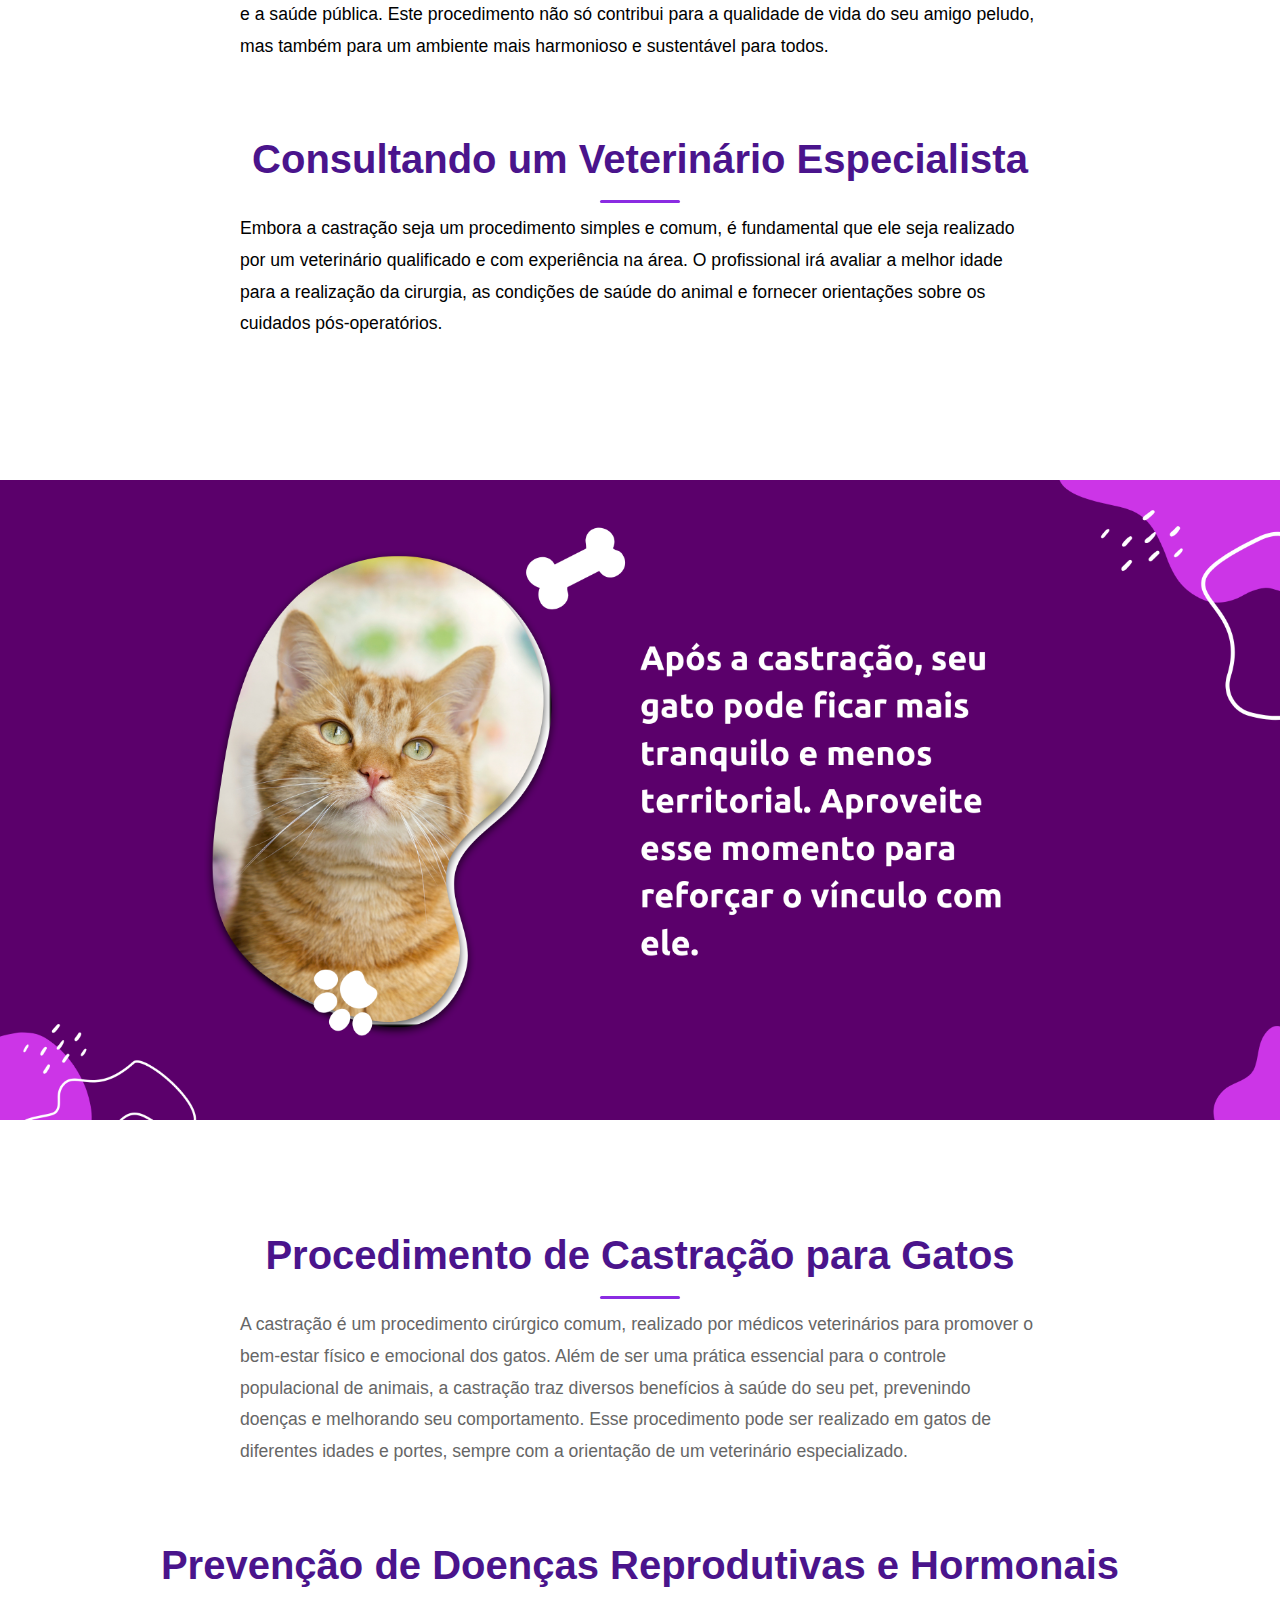
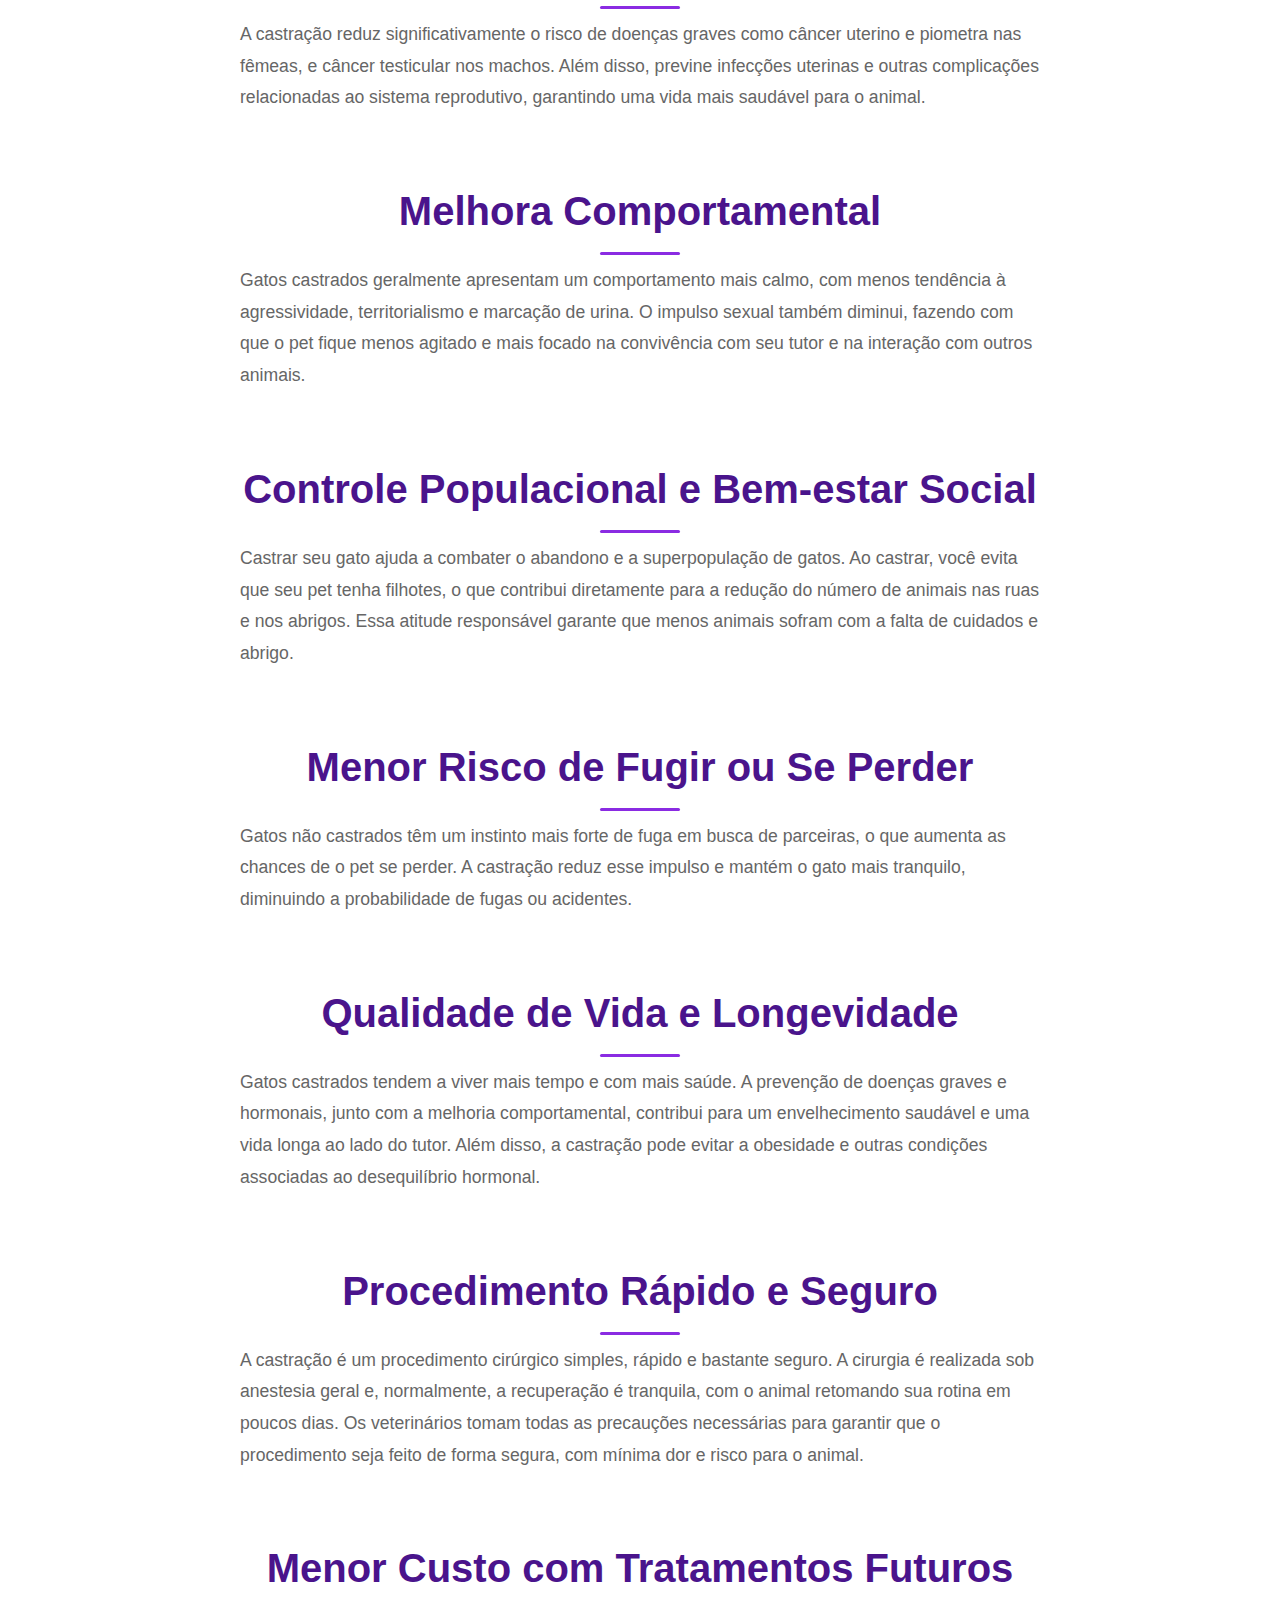
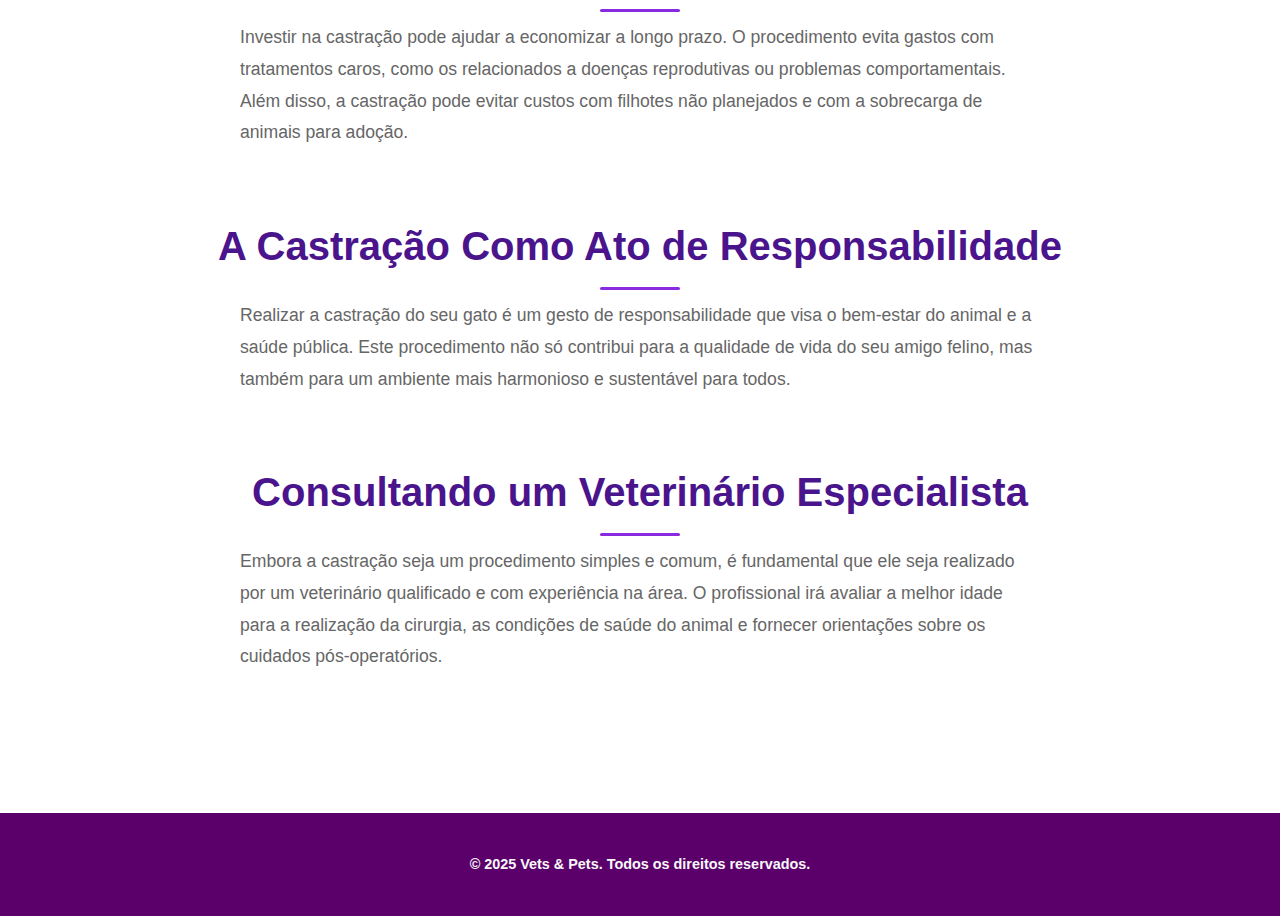
<file: operatorio.html>
<!DOCTYPE html>
<html lang="pt-BR">
<head>
    <meta charset="UTF-8">
    <meta name="viewport" content="width=device-width, initial-scale=1.0">
    <title>Vets&Pets</title>
    <link rel="stylesheet" href="css/style.css">
</head>
<body>

<header>
    <div class="container">
        <div class="logo">
            <h1 class="site-title">Vets&Pets</h1>
        </div>

        <nav>
            <ul>
                <li><a href="index.html#inicial">Inicial</a></li>
                <li><a href="index.html#NClinicas">Clínicas</a></li>
                <li><a href="consulta.html#consulta">Consulta</a></li>
                <li><a href="castracao.html#castracao" class="nav-link active">Castração</a></li>
                <li><a href="index.html#seu-pet">Seu Pet</a></li>
                <li><a href="index.html#sobre">Sobre</a></li>
            </ul>
        </nav>

        <div class="btn-group">
            <a href="login.html" class="btn-login-link">Entrar</a>
            <a href="cadastro.html" class="btn-register-link">Cadastrar</a>
        </div>
    </div>
</header>


    <center>
        <img src="imagens/operatoriocachorro.png" style="margin-top: 20px; width: 100%; height: auto;">
    </center>    

    <section id="castracao">
    <div class="content-section">
        <h2>Procedimento de Castração para Cachorros</h2>
<p style="text-align: left; color: black;">            A castração é um procedimento cirúrgico comum, realizado por médicos veterinários para promover o bem-estar físico e emocional dos cachorros. Além de ser uma prática essencial para o controle populacional de animais, a castração traz diversos benefícios à saúde do seu pet, prevenindo doenças e melhorando seu comportamento. Esse procedimento pode ser realizado em animais de diferentes idades e portes, sempre com a orientação de um veterinário especializado.
        </p>

        <h2>Prevenção de Doenças Reprodutivas e Hormonais</h2>
<p style="text-align: left; color: black;">            A castração reduz significativamente o risco de doenças graves como câncer de mama, câncer uterino e piometra nas fêmeas, e câncer testicular e problemas na próstata nos machos. Além disso, previne infecções uterinas e outras complicações relacionadas ao sistema reprodutivo, garantindo uma vida mais saudável para o animal.
        </p>

        <h2>Melhora Comportamental</h2>
<p style="text-align: left; color: black;">            Cães castrados geralmente apresentam um comportamento mais calmo, com menos tendência à agressividade, territorialismo e marcação de urina. O impulso sexual também diminui, fazendo com que o pet fique menos agitado e mais focado na convivência com seu tutor e na interação com outros animais.
        </p>

        <h2>Controle Populacional e Bem-estar Social</h2>
<p style="text-align: left; color: black;">            Castrar seu animal ajuda a combater o abandono e a superpopulação de cães. Ao castrar, você evita que seu pet tenha filhotes, o que contribui diretamente para a redução do número de animais nas ruas e nos abrigos. Essa atitude responsável garante que menos animais sofram com a falta de cuidados e abrigo.
        </p>

        <h2>Menor Risco de Fugir ou Se Perder</h2>
<p style="text-align: left; color: black;">            Cães não castrados têm um instinto mais forte de fuga em busca de parceiras, o que aumenta as chances de o pet se perder. A castração reduz esse impulso e mantém o cachorro mais tranquilo, diminuindo a probabilidade de fugas ou acidentes.
        </p>

        <h2>Qualidade de Vida e Longevidade</h2>
<p style="text-align: left; color: black;">            Cães castrados tendem a viver mais tempo e com mais saúde. A prevenção de doenças graves e hormonais, junto com a melhoria comportamental, contribui para um envelhecimento saudável e uma vida longa ao lado do tutor. Além disso, a castração pode evitar a obesidade e outras condições associadas ao desequilíbrio hormonal.
        </p>

        <h2>Procedimento Rápido e Seguro</h2>
<p style="text-align: left; color: black;">            A castração é um procedimento cirúrgico simples, rápido e bastante seguro. A cirurgia é realizada sob anestesia geral e, normalmente, a recuperação é tranquila, com o animal retomando sua rotina em poucos dias. Os veterinários tomam todas as precauções necessárias para garantir que o procedimento seja feito de forma segura, com mínima dor e risco para o animal.
        </p>

        <h2>Menor Custo com Tratamentos Futuros</h2>
<p style="text-align: left; color: black;">            Investir na castração pode ajudar a economizar a longo prazo. O procedimento evita gastos com tratamentos caros, como os relacionados a doenças reprodutivas ou problemas comportamentais. Além disso, a castração pode evitar custos com filhotes não planejados e com a sobrecarga de animais para adoção.
        </p>

        <h2>A Castração Como Ato de Responsabilidade</h2>
<p style="text-align: left; color: black;">            Realizar a castração do seu cachorro é um gesto de responsabilidade que visa o bem-estar do animal e a saúde pública. Este procedimento não só contribui para a qualidade de vida do seu amigo peludo, mas também para um ambiente mais harmonioso e sustentável para todos.
        </p>

        <h2>Consultando um Veterinário Especialista</h2>
<p style="text-align: left; color: black;">            Embora a castração seja um procedimento simples e comum, é fundamental que ele seja realizado por um veterinário qualificado e com experiência na área. O profissional irá avaliar a melhor idade para a realização da cirurgia, as condições de saúde do animal e fornecer orientações sobre os cuidados pós-operatórios.
        </p>
    </div>
</section>


             <center>
        <img src="imagens/operatoriogato.png" style="margin-top: 20px; width: 100%; height: auto;">
             </center>   

        <section id="castracao">
    <div class="content-section">
        <h2>Procedimento de Castração para Gatos</h2>
        <p style="text-align: left;">
            A castração é um procedimento cirúrgico comum, realizado por médicos veterinários para promover o bem-estar físico e emocional dos gatos. Além de ser uma prática essencial para o controle populacional de animais, a castração traz diversos benefícios à saúde do seu pet, prevenindo doenças e melhorando seu comportamento. Esse procedimento pode ser realizado em gatos de diferentes idades e portes, sempre com a orientação de um veterinário especializado.
        </p>

        <h2>Prevenção de Doenças Reprodutivas e Hormonais</h2>
        <p style="text-align: left;">
            A castração reduz significativamente o risco de doenças graves como câncer uterino e piometra nas fêmeas, e câncer testicular nos machos. Além disso, previne infecções uterinas e outras complicações relacionadas ao sistema reprodutivo, garantindo uma vida mais saudável para o animal.
        </p>

        <h2>Melhora Comportamental</h2>
        <p style="text-align: left;">
            Gatos castrados geralmente apresentam um comportamento mais calmo, com menos tendência à agressividade, territorialismo e marcação de urina. O impulso sexual também diminui, fazendo com que o pet fique menos agitado e mais focado na convivência com seu tutor e na interação com outros animais.
        </p>

        <h2>Controle Populacional e Bem-estar Social</h2>
        <p style="text-align: left;">
            Castrar seu gato ajuda a combater o abandono e a superpopulação de gatos. Ao castrar, você evita que seu pet tenha filhotes, o que contribui diretamente para a redução do número de animais nas ruas e nos abrigos. Essa atitude responsável garante que menos animais sofram com a falta de cuidados e abrigo.
        </p>

        <h2>Menor Risco de Fugir ou Se Perder</h2>
        <p style="text-align: left;">
            Gatos não castrados têm um instinto mais forte de fuga em busca de parceiras, o que aumenta as chances de o pet se perder. A castração reduz esse impulso e mantém o gato mais tranquilo, diminuindo a probabilidade de fugas ou acidentes.
        </p>

        <h2>Qualidade de Vida e Longevidade</h2>
        <p style="text-align: left;">
            Gatos castrados tendem a viver mais tempo e com mais saúde. A prevenção de doenças graves e hormonais, junto com a melhoria comportamental, contribui para um envelhecimento saudável e uma vida longa ao lado do tutor. Além disso, a castração pode evitar a obesidade e outras condições associadas ao desequilíbrio hormonal.
        </p>

        <h2>Procedimento Rápido e Seguro</h2>
        <p style="text-align: left;">
            A castração é um procedimento cirúrgico simples, rápido e bastante seguro. A cirurgia é realizada sob anestesia geral e, normalmente, a recuperação é tranquila, com o animal retomando sua rotina em poucos dias. Os veterinários tomam todas as precauções necessárias para garantir que o procedimento seja feito de forma segura, com mínima dor e risco para o animal.
        </p>

        <h2>Menor Custo com Tratamentos Futuros</h2>
        <p style="text-align: left;">
            Investir na castração pode ajudar a economizar a longo prazo. O procedimento evita gastos com tratamentos caros, como os relacionados a doenças reprodutivas ou problemas comportamentais. Além disso, a castração pode evitar custos com filhotes não planejados e com a sobrecarga de animais para adoção.
        </p>

        <h2>A Castração Como Ato de Responsabilidade</h2>
        <p style="text-align: left;">
            Realizar a castração do seu gato é um gesto de responsabilidade que visa o bem-estar do animal e a saúde pública. Este procedimento não só contribui para a qualidade de vida do seu amigo felino, mas também para um ambiente mais harmonioso e sustentável para todos.
        </p>

        <h2>Consultando um Veterinário Especialista</h2>
        <p style="text-align: left;">
            Embora a castração seja um procedimento simples e comum, é fundamental que ele seja realizado por um veterinário qualificado e com experiência na área. O profissional irá avaliar a melhor idade para a realização da cirurgia, as condições de saúde do animal e fornecer orientações sobre os cuidados pós-operatórios.
        </p>

    </div>
</section>


  <footer>
        <div class="container">
            <strong><p>&copy; 2025 Vets & Pets. Todos os direitos reservados.</p></strong>
        </div>
    </footer>

</body>
</html>
</file>
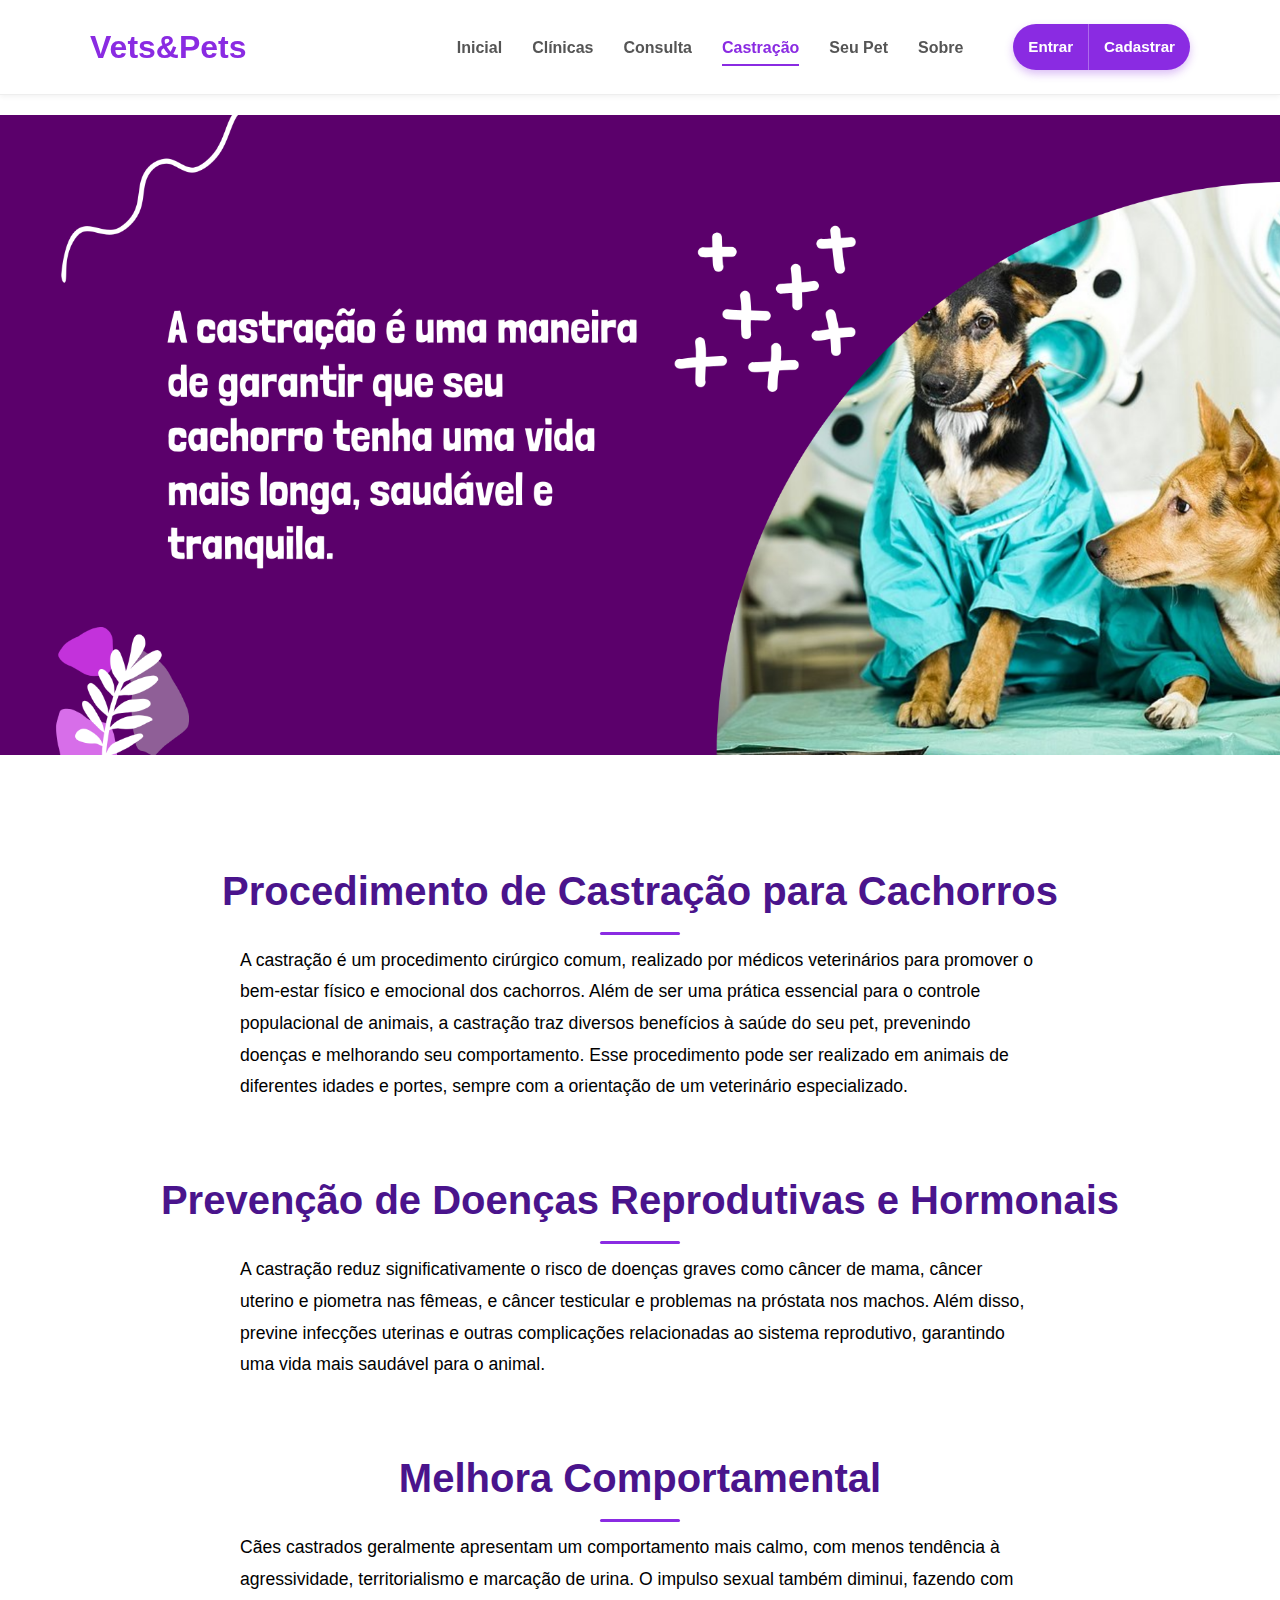
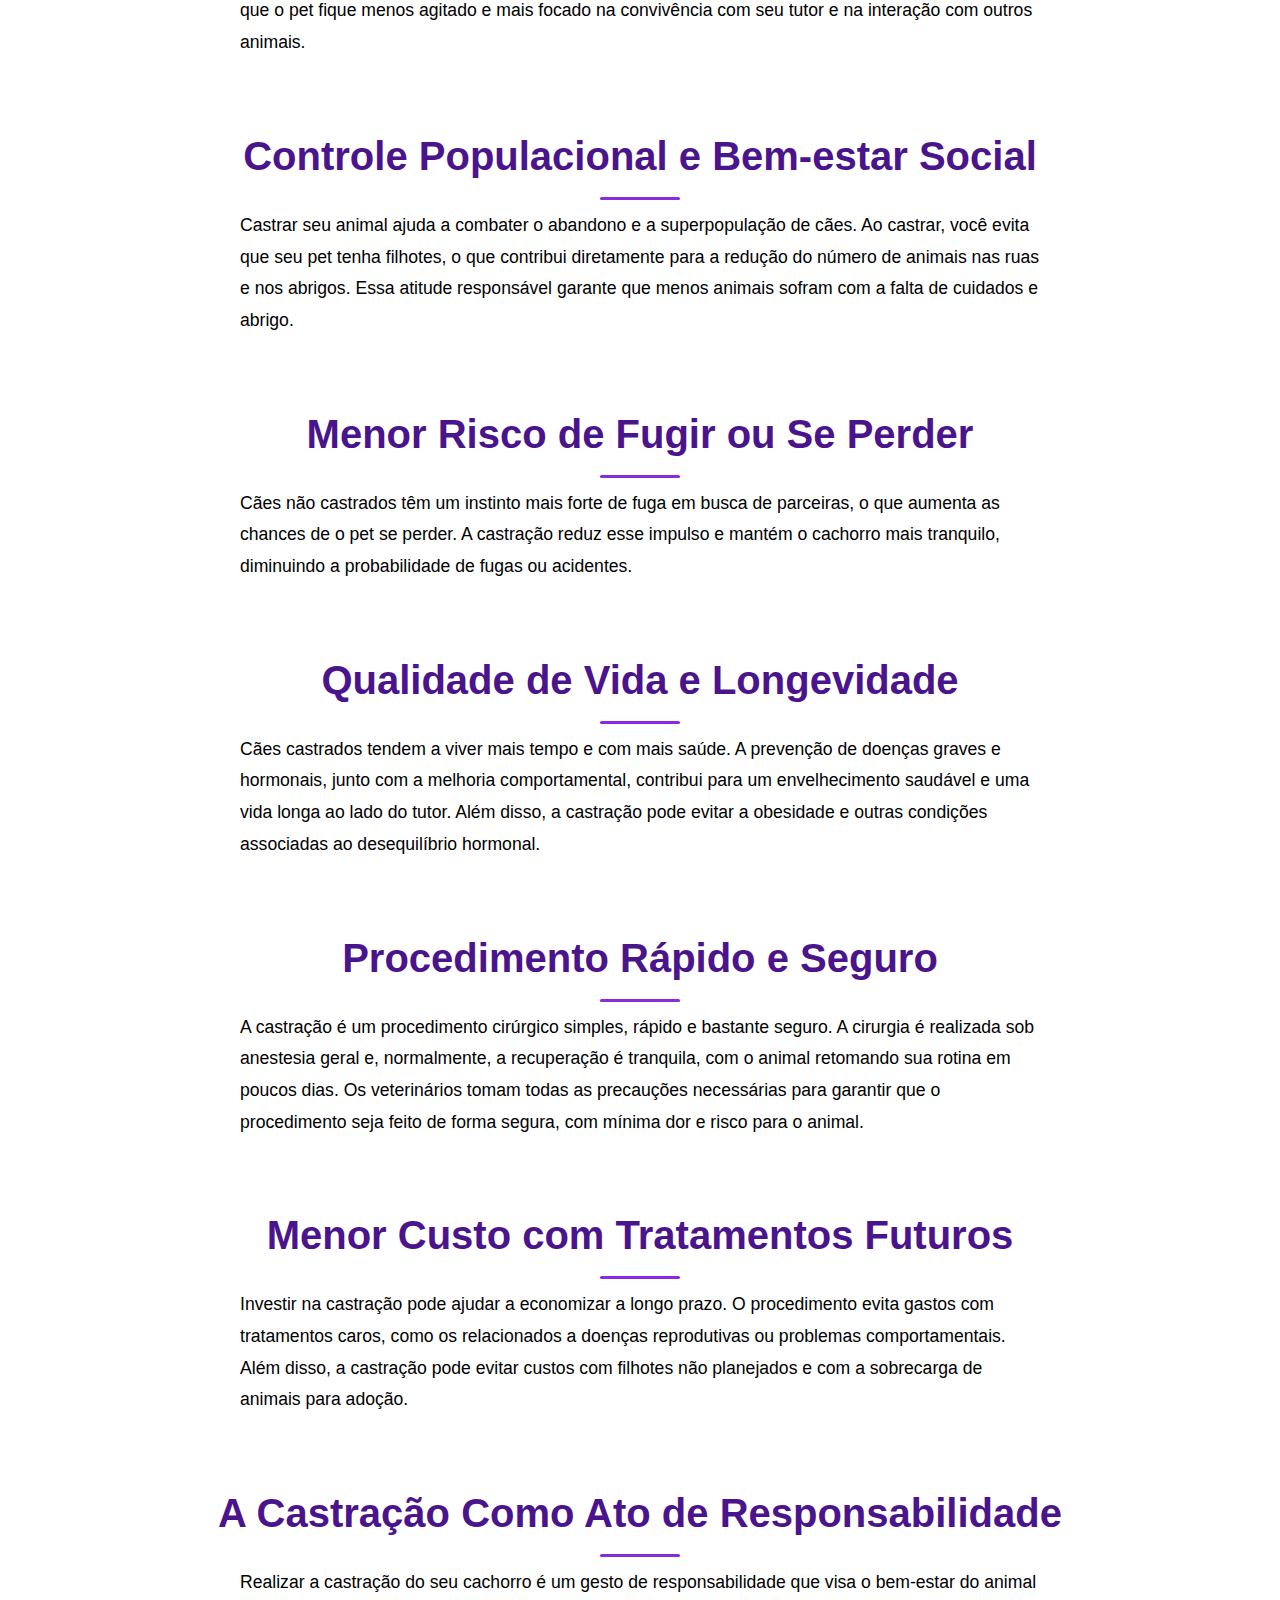
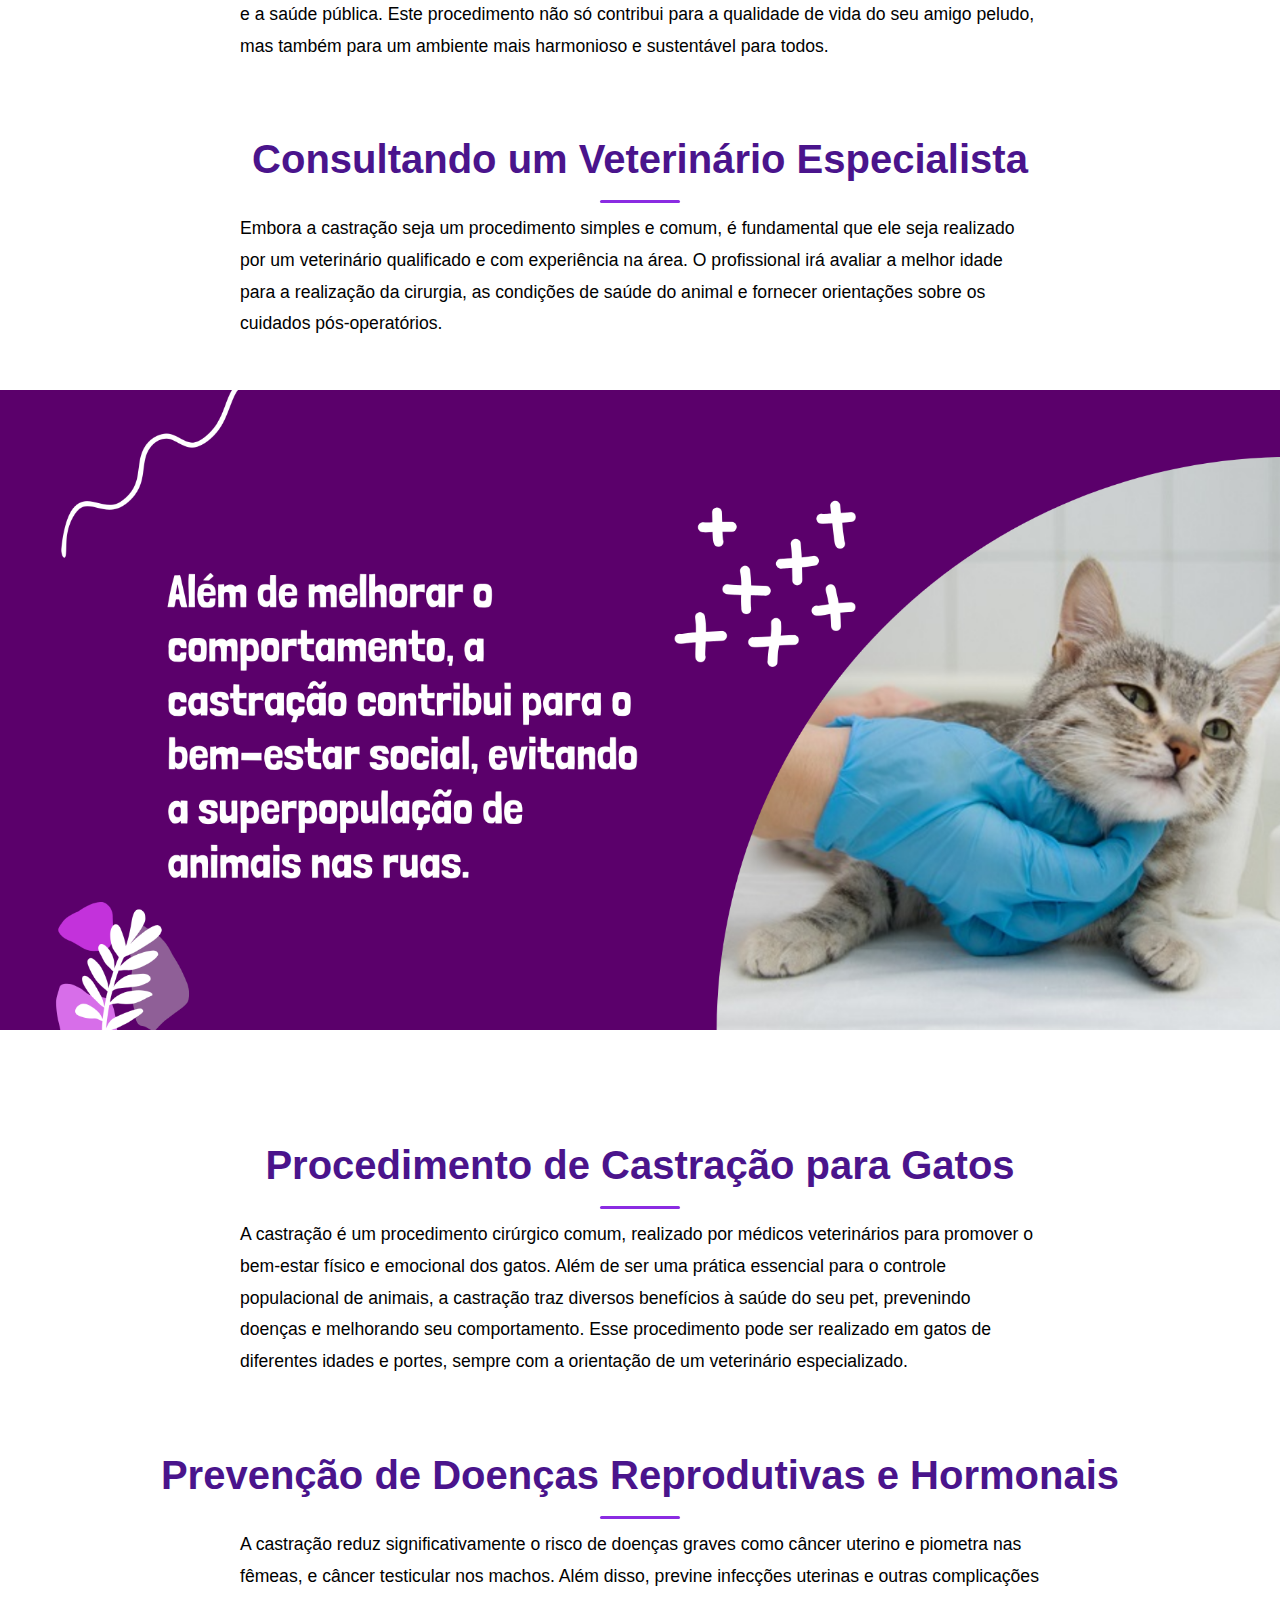
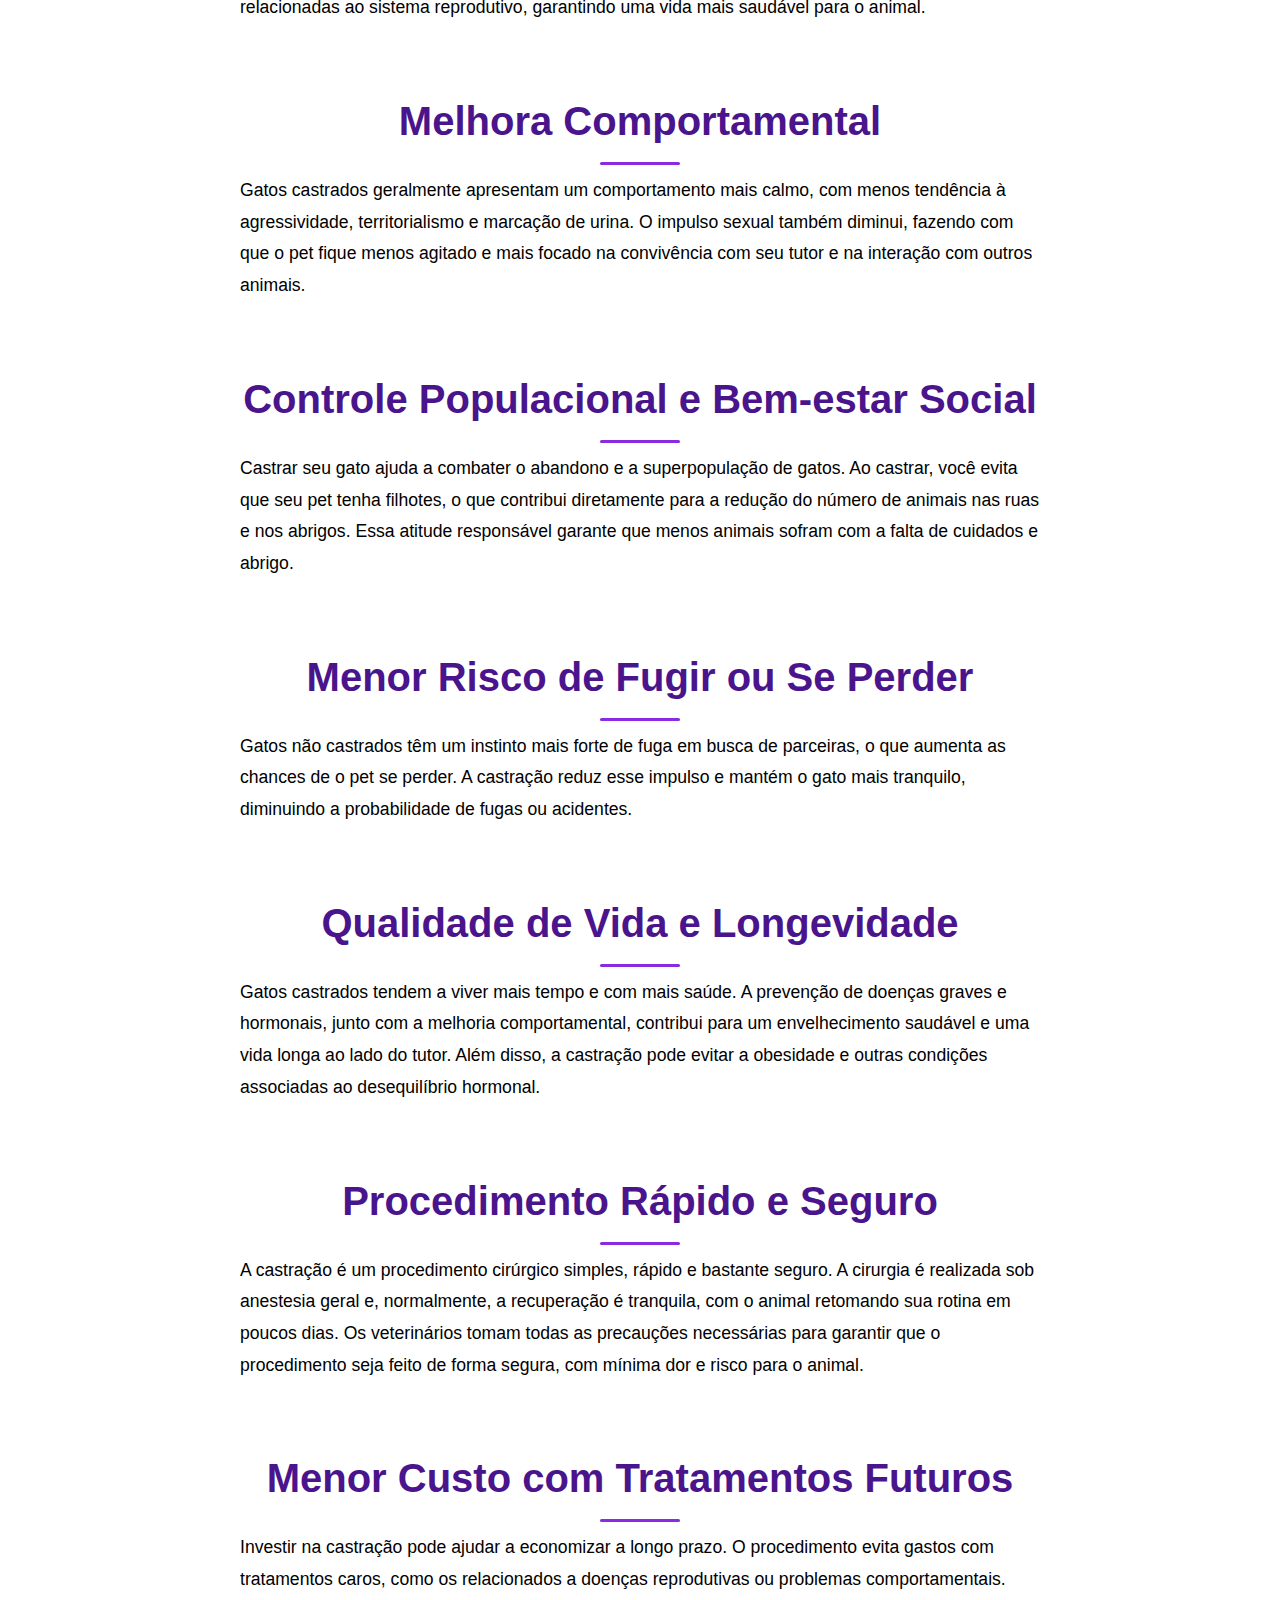
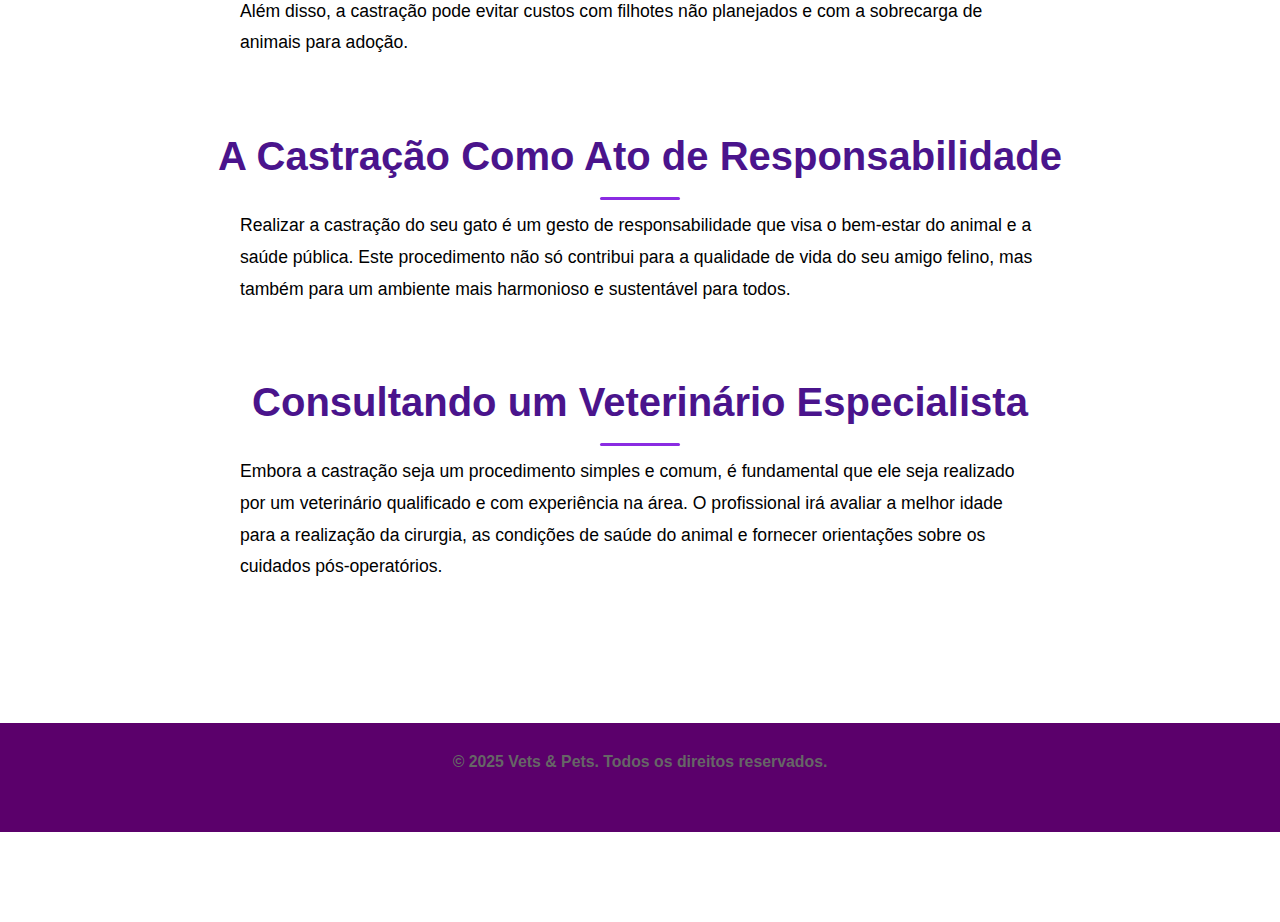
<file: procedimento.html>
<!DOCTYPE html>
<html lang="pt-BR">
<head>
    <meta charset="UTF-8">
    <meta name="viewport" content="width=device-width, initial-scale=1.0">
    <title>Vets&Pets</title>
    <link rel="stylesheet" href="css/style.css">
</head>
<body>

  <header>
    <div class="container">
        <div class="logo">
            <h1 class="site-title">Vets&Pets</h1>
        </div>

        <nav>
            <ul>
                <li><a href="index.html#inicial">Inicial</a></li>
                <li><a href="index.html#NClinicas">Clínicas</a></li>
                <li><a href="consulta.html#consulta">Consulta</a></li>
                <li><a href="castracao.html#castracao" class="nav-link active">Castração</a></li>
                <li><a href="index.html#seu-pet">Seu Pet</a></li>
                <li><a href="index.html#sobre">Sobre</a></li>
            </ul>
        </nav>

        <div class="btn-group">
            <a href="login.html" class="btn-login-link">Entrar</a>
            <a href="cadastro.html" class="btn-register-link">Cadastrar</a>
        </div>
    </div>
</header>


    <center>
        <img src="imagens/procedimentocachorro.png" style="margin-top: 20px; width: 100%; height: auto;">
    </center>    

    <section id="castracao">
        <div class="content-section">
            <h2>Procedimento de Castração para Cachorros</h2>
<p style="text-align: left; color: black;">                A castração é um procedimento cirúrgico comum, realizado por médicos veterinários para promover o bem-estar físico e emocional dos cachorros. Além de ser uma prática essencial para o controle populacional de animais, a castração traz diversos benefícios à saúde do seu pet, prevenindo doenças e melhorando seu comportamento. Esse procedimento pode ser realizado em animais de diferentes idades e portes, sempre com a orientação de um veterinário especializado.
            </p>

            <h2>Prevenção de Doenças Reprodutivas e Hormonais</h2>
<p style="text-align: left; color: black;">                A castração reduz significativamente o risco de doenças graves como câncer de mama, câncer uterino e piometra nas fêmeas, e câncer testicular e problemas na próstata nos machos. Além disso, previne infecções uterinas e outras complicações relacionadas ao sistema reprodutivo, garantindo uma vida mais saudável para o animal.
            </p>

            <h2>Melhora Comportamental</h2>
<p style="text-align: left; color: black;">                Cães castrados geralmente apresentam um comportamento mais calmo, com menos tendência à agressividade, territorialismo e marcação de urina. O impulso sexual também diminui, fazendo com que o pet fique menos agitado e mais focado na convivência com seu tutor e na interação com outros animais.
            </p>

            <h2>Controle Populacional e Bem-estar Social</h2>
<p style="text-align: left; color: black;">                Castrar seu animal ajuda a combater o abandono e a superpopulação de cães. Ao castrar, você evita que seu pet tenha filhotes, o que contribui diretamente para a redução do número de animais nas ruas e nos abrigos. Essa atitude responsável garante que menos animais sofram com a falta de cuidados e abrigo.
            </p>

            <h2>Menor Risco de Fugir ou Se Perder</h2>
<p style="text-align: left; color: black;">                Cães não castrados têm um instinto mais forte de fuga em busca de parceiras, o que aumenta as chances de o pet se perder. A castração reduz esse impulso e mantém o cachorro mais tranquilo, diminuindo a probabilidade de fugas ou acidentes.
            </p>

            <h2>Qualidade de Vida e Longevidade</h2>
<p style="text-align: left; color: black;">                Cães castrados tendem a viver mais tempo e com mais saúde. A prevenção de doenças graves e hormonais, junto com a melhoria comportamental, contribui para um envelhecimento saudável e uma vida longa ao lado do tutor. Além disso, a castração pode evitar a obesidade e outras condições associadas ao desequilíbrio hormonal.
            </p>

            <h2>Procedimento Rápido e Seguro</h2>
<p style="text-align: left; color: black;">                A castração é um procedimento cirúrgico simples, rápido e bastante seguro. A cirurgia é realizada sob anestesia geral e, normalmente, a recuperação é tranquila, com o animal retomando sua rotina em poucos dias. Os veterinários tomam todas as precauções necessárias para garantir que o procedimento seja feito de forma segura, com mínima dor e risco para o animal.
            </p>

            <h2>Menor Custo com Tratamentos Futuros</h2>
<p style="text-align: left; color: black;">                Investir na castração pode ajudar a economizar a longo prazo. O procedimento evita gastos com tratamentos caros, como os relacionados a doenças reprodutivas ou problemas comportamentais. Além disso, a castração pode evitar custos com filhotes não planejados e com a sobrecarga de animais para adoção.
            </p>

            <h2>A Castração Como Ato de Responsabilidade</h2>
<p style="text-align: left; color: black;">                Realizar a castração do seu cachorro é um gesto de responsabilidade que visa o bem-estar do animal e a saúde pública. Este procedimento não só contribui para a qualidade de vida do seu amigo peludo, mas também para um ambiente mais harmonioso e sustentável para todos.
            </p>

            <h2>Consultando um Veterinário Especialista</h2>
<p style="text-align: left; color: black;">                Embora a castração seja um procedimento simples e comum, é fundamental que ele seja realizado por um veterinário qualificado e com experiência na área. O profissional irá avaliar a melhor idade para a realização da cirurgia, as condições de saúde do animal e fornecer orientações sobre os cuidados pós-operatórios.
            </p>

             <center>
        <img src="imagens/procedimentogato.png" style="margin-top: 20px; width: 100%; height: auto;">
             </center>   

        <section id="castracao">
            <div class="content-section">
            <h2>Procedimento de Castração para Gatos</h2>
<p style="text-align: left; color: black;">                A castração é um procedimento cirúrgico comum, realizado por médicos veterinários para promover o bem-estar físico e emocional dos gatos. Além de ser uma prática essencial para o controle populacional de animais, a castração traz diversos benefícios à saúde do seu pet, prevenindo doenças e melhorando seu comportamento. Esse procedimento pode ser realizado em gatos de diferentes idades e portes, sempre com a orientação de um veterinário especializado.
            </p>

            <h2>Prevenção de Doenças Reprodutivas e Hormonais</h2>
<p style="text-align: left; color: black;">                A castração reduz significativamente o risco de doenças graves como câncer uterino e piometra nas fêmeas, e câncer testicular nos machos. Além disso, previne infecções uterinas e outras complicações relacionadas ao sistema reprodutivo, garantindo uma vida mais saudável para o animal.
            </p>

            <h2>Melhora Comportamental</h2>
<p style="text-align: left; color: black;">                Gatos castrados geralmente apresentam um comportamento mais calmo, com menos tendência à agressividade, territorialismo e marcação de urina. O impulso sexual também diminui, fazendo com que o pet fique menos agitado e mais focado na convivência com seu tutor e na interação com outros animais.
            </p>

            <h2>Controle Populacional e Bem-estar Social</h2>
<p style="text-align: left; color: black;">                Castrar seu gato ajuda a combater o abandono e a superpopulação de gatos. Ao castrar, você evita que seu pet tenha filhotes, o que contribui diretamente para a redução do número de animais nas ruas e nos abrigos. Essa atitude responsável garante que menos animais sofram com a falta de cuidados e abrigo.
            </p>

            <h2>Menor Risco de Fugir ou Se Perder</h2>
<p style="text-align: left; color: black;">                Gatos não castrados têm um instinto mais forte de fuga em busca de parceiras, o que aumenta as chances de o pet se perder. A castração reduz esse impulso e mantém o gato mais tranquilo, diminuindo a probabilidade de fugas ou acidentes.
            </p>

            <h2>Qualidade de Vida e Longevidade</h2>
<p style="text-align: left; color: black;">                Gatos castrados tendem a viver mais tempo e com mais saúde. A prevenção de doenças graves e hormonais, junto com a melhoria comportamental, contribui para um envelhecimento saudável e uma vida longa ao lado do tutor. Além disso, a castração pode evitar a obesidade e outras condições associadas ao desequilíbrio hormonal.
            </p>

            <h2>Procedimento Rápido e Seguro</h2>
<p style="text-align: left; color: black;">                A castração é um procedimento cirúrgico simples, rápido e bastante seguro. A cirurgia é realizada sob anestesia geral e, normalmente, a recuperação é tranquila, com o animal retomando sua rotina em poucos dias. Os veterinários tomam todas as precauções necessárias para garantir que o procedimento seja feito de forma segura, com mínima dor e risco para o animal.
            </p>

            <h2>Menor Custo com Tratamentos Futuros</h2>
<p style="text-align: left; color: black;">                Investir na castração pode ajudar a economizar a longo prazo. O procedimento evita gastos com tratamentos caros, como os relacionados a doenças reprodutivas ou problemas comportamentais. Além disso, a castração pode evitar custos com filhotes não planejados e com a sobrecarga de animais para adoção.
            </p>

            <h2>A Castração Como Ato de Responsabilidade</h2>
<p style="text-align: left; color: black;">                Realizar a castração do seu gato é um gesto de responsabilidade que visa o bem-estar do animal e a saúde pública. Este procedimento não só contribui para a qualidade de vida do seu amigo felino, mas também para um ambiente mais harmonioso e sustentável para todos.
            </p>

            <h2>Consultando um Veterinário Especialista</h2>
<p style="text-align: left; color: black;">                Embora a castração seja um procedimento simples e comum, é fundamental que ele seja realizado por um veterinário qualificado e com experiência na área. O profissional irá avaliar a melhor idade para a realização da cirurgia, as condições de saúde do animal e fornecer orientações sobre os cuidados pós-operatórios.
            </p>
               </div>
    </section>

     

   <footer>
        <div class="container">
            <strong><p>&copy; 2025 Vets & Pets. Todos os direitos reservados.</p></strong>
        </div>
    </footer>

</body>
</html>
</file>
<file: css/style.css>
body {
    font-family: 'Arial', sans-serif;
    margin: 0;
    padding: 0;
    background-color: #ffffff;
    color: #333;
    line-height: 1.7;
    scroll-behavior: smooth;
}

.content-section.roxo {
    background-color: #5B006B; 
    color: #ffffff; 
}

.content-section.roxo h2 {
    color: #ffffff; 
}

.content-section.roxo p {
    color: #000000; 
}

.container {
    max-width: 1100px;
    margin: 0 auto;
    padding: 0 20px;
}

a {
    text-decoration: none;
    color: inherit;
}

header {
    background-color: #ffffff;
    padding: 20px 0;
    border-bottom: 1px solid #eee;
    box-shadow: 0 2px 5px rgba(0,0,0,0.05);
    position: sticky;
    top: 0;
    z-index: 1000;
}

header .container {
    display: flex;
    justify-content: flex-start; 
    align-items: center;
    gap: 20px; 
}

.header-left {
    display: flex;
    align-items: center;
    gap: 10px;
}

.site-icon {
    height: 40px;
    width: auto;
}

.site-title {
    margin: 0;
    font-size: 2em;
    color: #8a2be2; 
    font-weight: 700;
    white-space: nowrap;
    
}

nav {
    margin-left: auto; 
}

nav ul {
    list-style: none;
    margin: 0;
    padding: 0;
    display: flex;
    gap: 30px;
}

nav ul li a {
    color: #555;
    font-weight: 600;
    padding: 5px 0;
    position: relative;
    transition: color 0.3s ease;
    line-height: 1.5;
}

nav ul li a::after {
    content: '';
    position: absolute;
    left: 0;
    bottom: -5px;
    width: 0;
    height: 2px;
    background-color: #8a2be2;
    transition: width 0.3s ease;
}

nav ul li a:hover::after,
nav ul li a.active::after {
    width: 100%;
}

nav ul li a:hover,
nav ul li a.active {
    color: #8a2be2;
}

.btn-group {
    display: flex;
    border-radius: 25px;
    overflow: hidden;
    box-shadow: 0 4px 8px rgba(138, 43, 226, 0.3);
    background-color: #8a2be2;
    margin-left: 30px;
}

.btn-login-link,
.btn-register-link {
    color: #ffffff;
    padding: 10px 15px;
    font-weight: 600;
    font-size: 0.95em;
    text-decoration: none;
    transition: background-color 0.3s ease, transform 0.2s ease;
    white-space: nowrap;
    display: block;
    text-align: center;;
}

.btn-login-link {
    border-right: 1px solid rgba(255, 255, 255, 0.3);
}

.btn-login-link:hover,
.btn-register-link:hover {
    background-color: #6a1b9a;
}

main {
    padding-top: 20px;
}

.content-section {
    background-color: #ffffff;
    padding: 60px 0;
    margin-bottom: 30px;
    border-radius: 8px;
    text-align: center;
}

.content-section h2 {
    font-size: 2.5em;
    color: #4a148c;
    margin-bottom: 20px;
    position: relative;
    display: inline-block;
}

.content-section h2::after {
    content: '';
    position: absolute;
    left: 50%;
    transform: translateX(-50%);
    bottom: -10px;
    width: 80px;
    height: 3px;
    background-color: #8a2be2;
    border-radius: 2px;
}

.content-section p {
    font-size: 1.1em;
    max-width: 800px;
    margin: 0 auto 30px auto;
    color: #666;
    line-height: 1.8;
}

.carousel-section {
    position: relative;
    width: 100%;
    overflow: hidden; 
    margin-bottom: 30px;
    box-shadow: 0 2px 8px rgba(0,0,0,0.04);
}

.carousel-container {
    display: flex;
    transition: transform 0.5s ease-in-out; 
}

.carousel-slide {
    min-width: 100%; 
    position: relative;
    text-align: center;
    background-color: #f0e6fa; 
    height: 500px; 
    display: flex;
    align-items: center;
    justify-content: center;
    flex-direction: column;
    color: #4a148c;
    overflow: hidden;
    background-size: cover;
    background-position: center;
    background-repeat: no-repeat;
}

.carousel-nav {
    position: absolute;
    top: 50%;
    transform: translateY(-50%);
    background-color: rgba(37, 7, 65, 0.7);
    color: white;
    border: none;
    padding: 15px 18px;
    cursor: pointer;
    font-size: 1.5em;
    transition: background-color 0.3s ease;
    z-index: 3;
}

.carousel-nav:hover {
    background-color: #8a2be2;
}

.carousel-nav.prev {
    left: 20px;
}

.carousel-nav.next {
    right: 20px;
}

.carousel-dots {
    position: absolute;
    bottom: 20px;
    width: 100%;
    text-align: center;
    z-index: 3;
}

.dot {
    height: 12px;
    width: 12px;
    margin: 0 5px;
    background-color: rgba(255, 255, 255, 0.5);
    border: 1px solid #ffffff;
    border-radius: 50%;
    display: inline-block;
    cursor: pointer;
    transition: background-color 0.3s ease, border-color 0.3s ease;
}

.dot.active {
    background-color: #ffffff;
    border-color: #ffffff;
}

.btn {
    display: inline-block;
    background-color: #8a2be2;
    color: #ffffff;
    padding: 15px 35px;
    border-radius: 30px;
    font-weight: 600;
    font-size: 1.1em;
    transition: background-color 0.3s ease, transform 0.2s ease;
    box-shadow: 0 6px 15px #8a2be259;
}

.btn:hover {
    background-color: #6a1b9a;
    transform: translateY(-3px);
}

.btn-small {
    background-color: #9370DB;
    padding: 10px 20px;
    font-size: 0.9em;
    border-radius: 20px;
    box-shadow: none;
    transition: background-color 0.3s ease;
    color: white;
}
.btn-small:hover {
    background-color: #8a2be2;
    transform: none;
}

.bg-purple-light {
    background-color: #f0e6fa;
}

.info-grid {
    display: grid;
    grid-template-columns: repeat(auto-fit, minmax(300px, 1fr));
    gap: 25px;
    margin-top: 40px;
    text-align: center;
}

.grid-item {
    background-color: #ffffff;
    border-radius: 8px;
    box-shadow: 0 2px 10px rgba(0,0,0,0.06);
    padding: 25px;
    overflow: hidden;
    display: flex;
    flex-direction: column;
    justify-content: space-between;
}

.bg-purple-light .grid-item {
    background-color: #ffffff;
}

.grid-item img {
    max-width: 100%;
    height: 200px;
    object-fit: cover;
    border-radius: 6px;
    margin-bottom: 15px;
    transition: transform 0.3s ease;
}

.grid-item:hover img {
    transform: scale(1.03);
}

.grid-item h3 {
    font-size: 1.5em;
    color: #4a148c;
    margin-top: 0;
    margin-bottom: 10px;
    text-align: left;
    position: relative;
    padding-bottom: 10px;
    display: inline-block;
}

.grid-item h3::after {
    content: '';
    position: absolute;
    left: 0;
    bottom: 0;
    width: 60px;
    height: 3px;
    background-color: #8a2be2;
    border-radius: 2px;
}

.bg-purple-light h2 {
    color: #4a148c;
}

.bg-purple-light p {
    color: #333;
}

.grid-item p {
    font-size: 0.95em;
    color: #555;
    margin-bottom: 20px;
    text-align: left;
    flex-grow: 1;
    line-height: 1.6;
}

footer {
    background-color: #5b006b;
    color: #f8f8f8;
    text-align: center;
    padding: 25px 0;
    font-size: 0.9em;
    margin-top: 50px;
    
}

@media (max-width: 768px) {
    header .container {
        flex-direction: column;
        gap: 15px;
        align-items: flex-start;
    }
    .header-left {
        width: 100%;
        justify-content: center;
    }
    nav {
        width: 100%;
        text-align: center;
        margin-left: 0; 
    }
    nav ul {
        flex-wrap: wrap;
        justify-content: center;
        gap: 15px;
    }
    .btn-group {
        width: fit-content;
        margin: 0 auto;
        display: flex;
    }
    .site-title {
        font-size: 1.8em;
    }
    .carousel-slide {
        height: 350px;
    }
    .carousel-overlay h3 {
        font-size: 2em;
    }
    .carousel-overlay p {
        font-size: 1em;
    }
    .content-section h2 {
        font-size: 2em;
    }
    .content-section, .carousel-section {
        padding: 40px 0;
    }
    .info-grid {
        grid-template-columns: 1fr;
    }
    .grid-item {
        padding: 20px;
    }
    .grid-item h3 {
        text-align: center;
    }
    .grid-item h3::after {
        left: 50%;
        transform: translateX(-50%);
    }
    .grid-item p {
        text-align: center;
    }
}

@media (max-width: 480px) {
    nav ul li a {
        font-size: 0.9em;
    }
    .carousel-slide {
        height: 300px;
    }
    .carousel-overlay {
        padding: 20px;
    }
    .carousel-overlay h3 {
        font-size: 1.5em;
    }
    .carousel-overlay p {
        font-size: 0.9em;
    }
    .btn {
        padding: 12px 25px;
        font-size: 1em;
    }
}

#NClinicas {
    scroll-margin-top: 120px; /* Ajusta o espaçamento do topo ao rolar para a seção */
}
</file>
